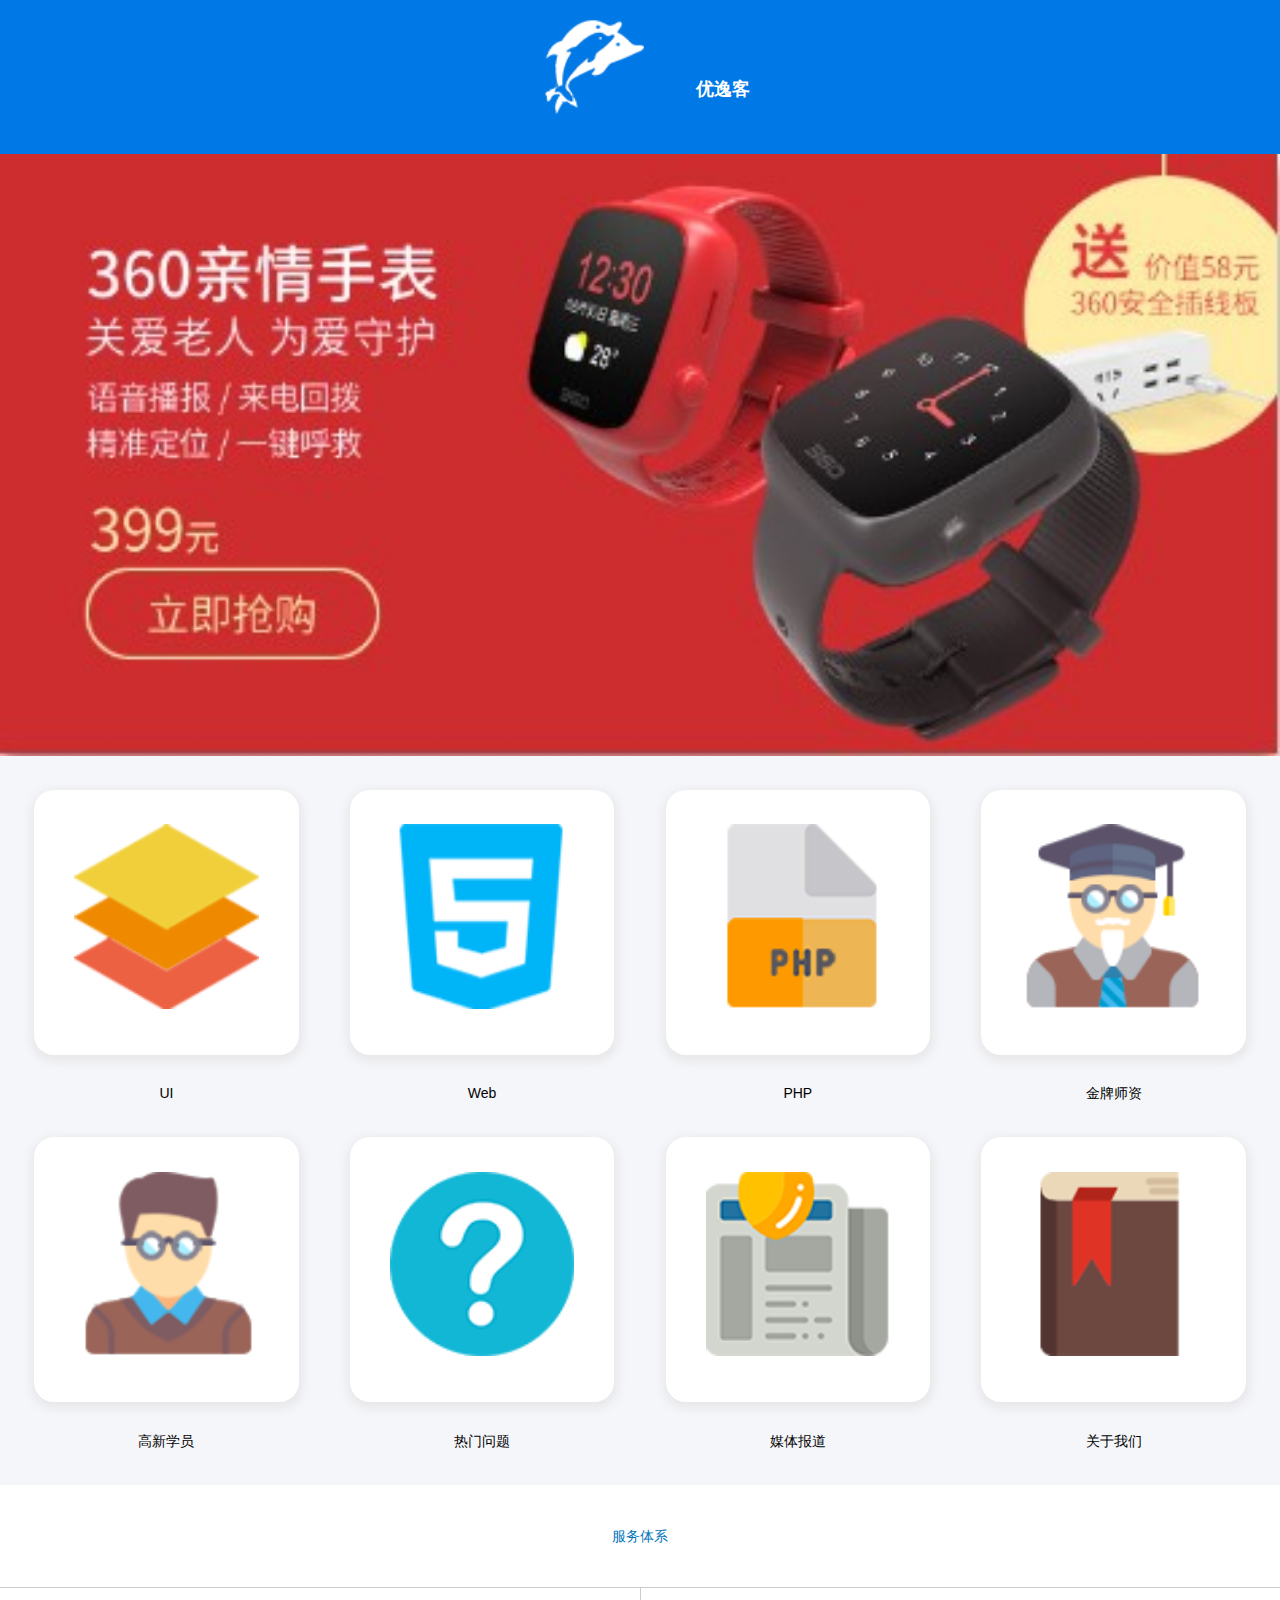
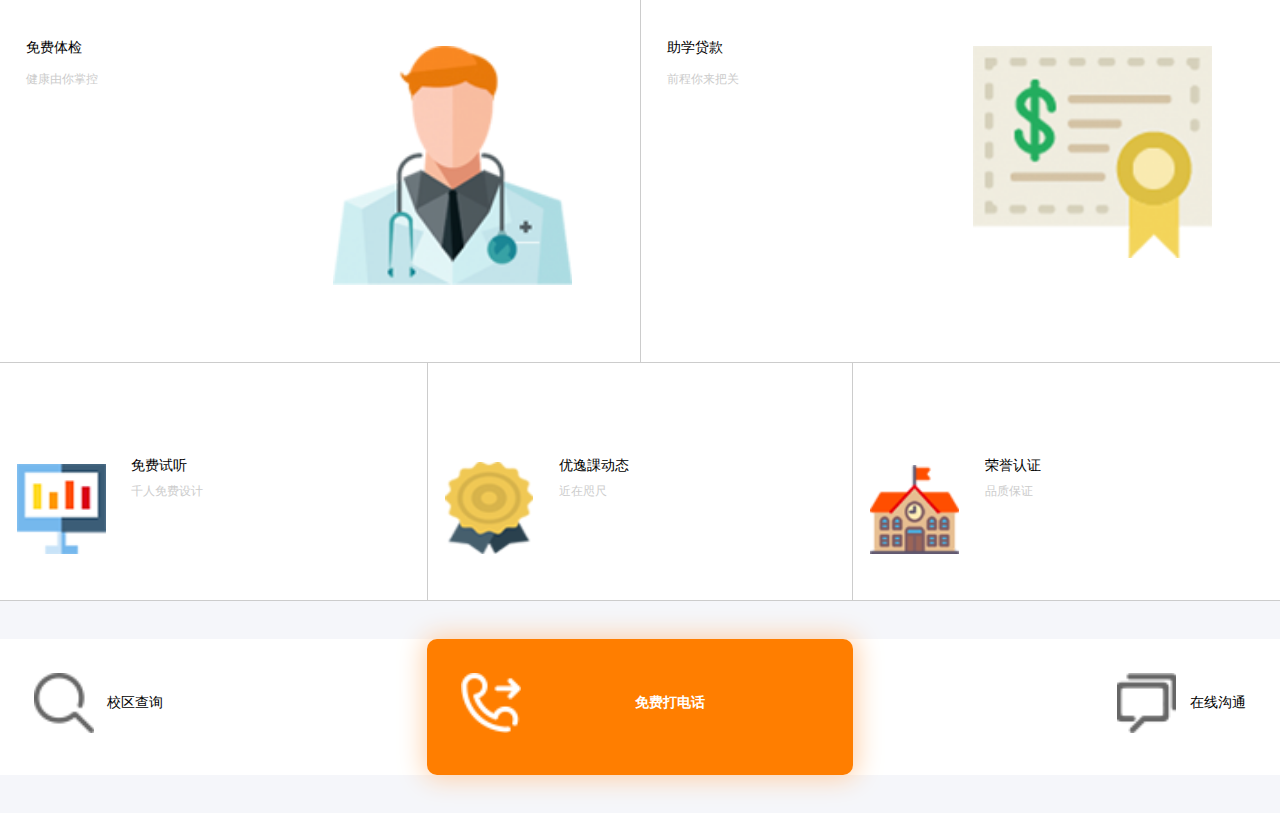
<file: 优逸課/html/index.html>
<!doctype html>
<html lang="en">
<head>
    <meta charset="UTF-8">
    <meta name="renderer" content="webkit">
    <meta name="viewport"
          content="width=device-width, user-scalable=no, initial-scale=1.0, maximum-scale=1.0, minimum-scale=1.0">
    <meta http-equiv="X-UA-Compatible" content="ie=edge">
    <title>首页t</title>
    <link rel="stylesheet" href="../css/swiper.min.css">
    <link rel="stylesheet" href="../css/index.css">
</head>
<body>
<!--头部-->
<header class="header">
        <h4 class="logobox">
            <img src="../images/logo.png" alt="">
            <span>优逸客</span>
        </h4>
    </header>
<!--banner-->
<div class="banner">
    <div class="bannerbox">
        <div class="swiper-wrapper">
            <div class="swiper-slide">
                <a href="">
                    <img src="../images/b1.jpg" alt="">
                </a>
            </div>
            <div class="swiper-slide">
                <a href="">
                    <img src="../images/b3.jpg" alt="" >
                </a>
            </div>
            <div class="swiper-slide">
                <a href="">
                    <img src="../images/b4.jpg" alt="">
                </a>
            </div>
            <div class="swiper-slide">
                <a href="">
                    <img src="../images/b5.jpg" alt="">
                </a>
            </div>

        </div>
    </div>
</div>
<!--分类-->
<div class="fenbox">
    <figure>
        <a href="" class="baoimg">
            <img src="../images/1.png" alt="" >
        </a>
        <figcaption>
            <p>UI</p>
        </figcaption>
    </figure>
    <figure>
        <a href="" class="baoimg">
            <img src="../images/bg_03.png" alt="" width="100%">
        </a>
        <figcaption>
            <p>Web</p>
        </figcaption>
    </figure>
    <figure>
        <a href="" class="baoimg">
            <img src="../images/bg_06.png" alt="" width="100%">
        </a>
        <figcaption>
            <p>PHP</p>
        </figcaption>
    </figure>
    <figure>
        <a href="" class="baoimg">
            <img src="../images/bg_08.png" alt="" width="100%">
        </a>
        <figcaption>
            <p>金牌师资</p>
        </figcaption>
    </figure>
    <figure>
        <a href="" class="baoimg">
            <img src="../images/bg_14.png" alt="" width="100%">
        </a>
        <figcaption>
            <p>高新学员</p>
        </figcaption>
    </figure>
    <figure>
        <a href="" class="baoimg">
            <img src="../images/bg_16.png" alt="" width="100%">
        </a>
        <figcaption>
            <p>热门问题</p>
        </figcaption>
    </figure>
    <figure>
        <a href="" class="baoimg">
            <img src="../images/bg_18.png" alt="" width="100%">
        </a>
        <figcaption>
            <p>媒体报道</p>
        </figcaption>
    </figure>
    <figure>
        <a href="" class="baoimg">
            <img src="../images/bg_20.png" alt="" width="100%">
        </a>
        <figcaption>
            <p>关于我们</p>
        </figcaption>
    </figure>
</div>
<!--服务体系-->
<div class="fuwubox">
    <div class="futop">
        服务体系
    </div>
    <div class="zhong">
        <div class="bgleft">
            <a href="" class="textbox">
                <p class="textone">免费体检</p>
                <p class="texttwo">健康由你掌控</p>
            </a>
            <a href="" class="textimg">
                <img src="../images/yis.png" alt="">
            </a>
        </div>
        <div class="bgleft">
            <a href="" class="textbox">
                <p class="textone">助学贷款</p>
                <p class="texttwo">前程你来把关</p>
            </a>
            <a href="" class="textimg">
                <img src="../images/Cap.png" alt="">
            </a>
        </div>
    </div>
    <div class="fubottom">
        <div class="botbox">
            <!--<div class="bgbgbox">-->
            <a class="botimg">
                <img src="../images/Layer 5.png" alt="">
            </a>
            <a href="" class="bottext">
                <p class="botp1">免费试听</p>
                <p class="botp2">千人免费设计</p>
            </a>
            <!--</div>-->
        </div>
        <div class="botbox">
            <a class="botimg">
                <img src="../images/Layer 4.png" alt="">
            </a>
            <a href="" class="bottext">
                <p class="botp1">优逸課动态</p>
                <p class="botp2">近在咫尺</p>
            </a>
        </div>
        <div  class="botbox">
            <a class="botimg">
                <img src="../images/Layer 6.png" alt="">
            </a>
            <a href="" class="bottext">
                <p class="botp1">荣誉认证</p>
                <p class="botp2">品质保证</p>
            </a>
        </div>
    </div>
</div>
<!--底部-->
<footer>
    <div class="footer">
        <div class="footbox">
            <a href="" class="foonessa"></a>
            <p class="gout">校区查询</p>
        </div>
        <a class="footbox twoo">
            <p class="twoss"></p>
            <p class="twoost">免费打电话</p>
        </a>
        <div class="footbox sans">
            <p class="sanps">在线沟通</p>
            <a class="sansone" href=""></a>
        </div>
    </div>
</footer>
</body>
</html>
<script src="../js/jquery.js"></script>
<script src="../js/swiper.min.js"></script>
<script src="../js/resize.js"></script>
<script src="../js/index.js"></script>
</file>
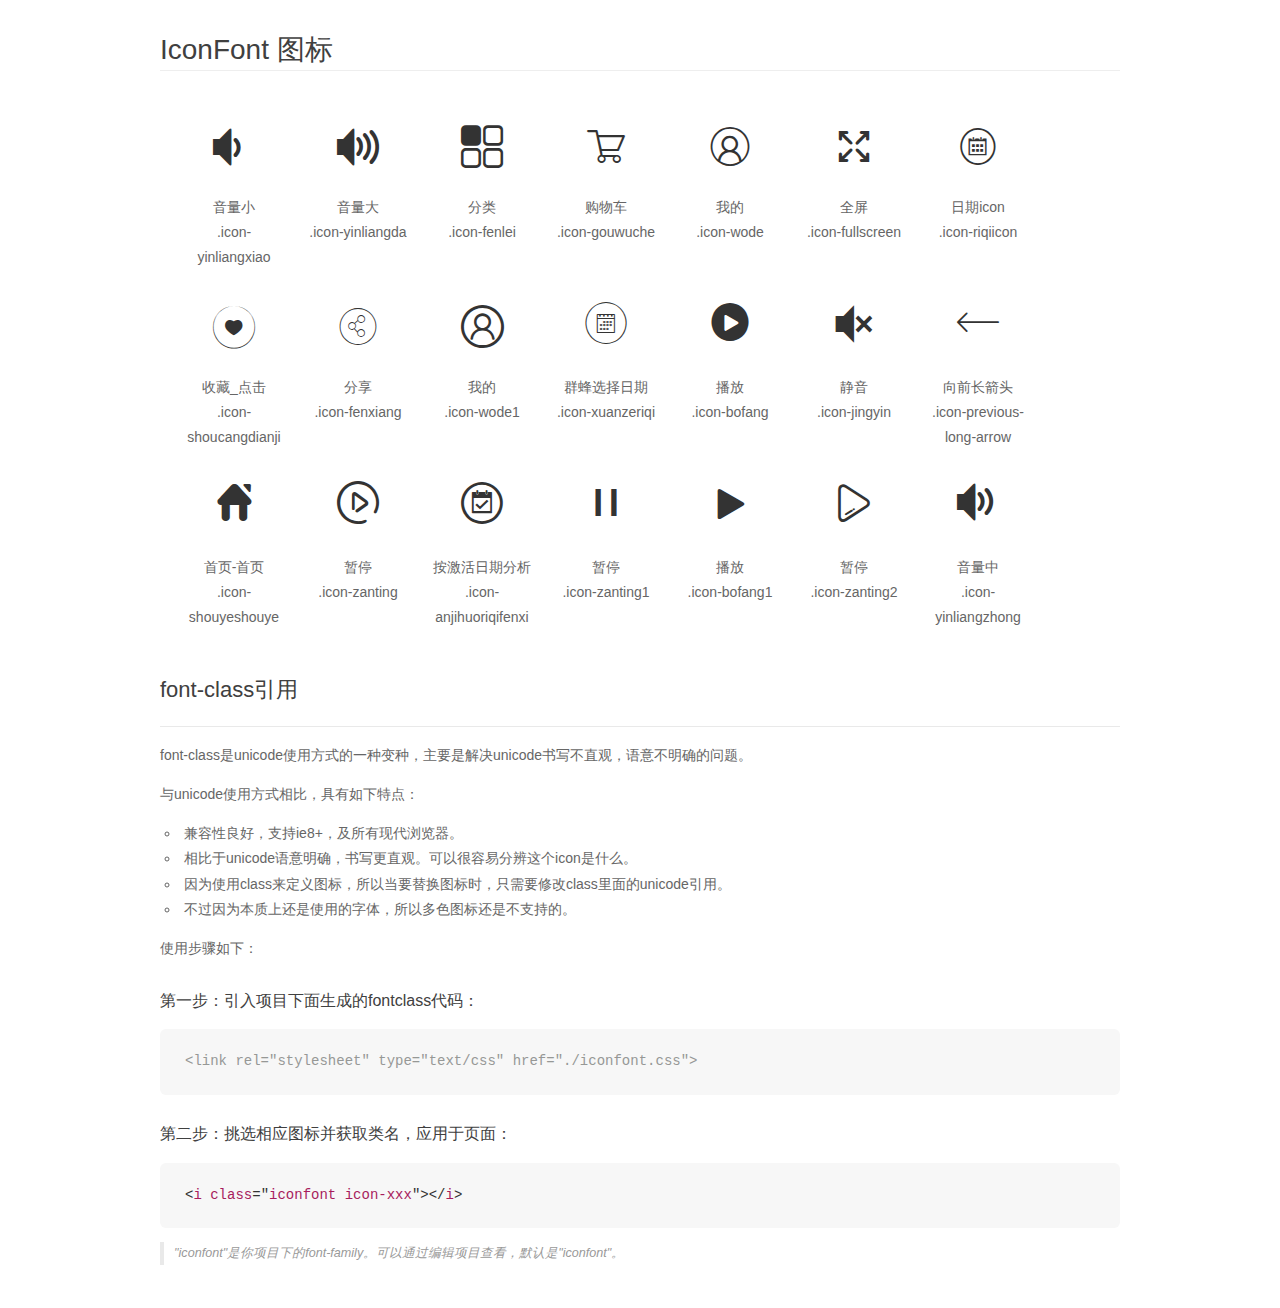
<file: 优逸課/font_f5yi0zrh6cb1q0k9/demo_fontclass.html>
<!DOCTYPE html>
<html>
<head>
    <meta charset="utf-8"/>
    <title>IconFont</title>
    <link rel="stylesheet" href="demo.css">
    <link rel="stylesheet" href="iconfont.css">
</head>
<body>
    <div class="main markdown">
        <h1>IconFont 图标</h1>
        <ul class="icon_lists clear">
            
                <li>
                <i class="icon iconfont icon-yinliangxiao"></i>
                    <div class="name">音量小</div>
                    <div class="fontclass">.icon-yinliangxiao</div>
                </li>
            
                <li>
                <i class="icon iconfont icon-yinliangda"></i>
                    <div class="name">音量大</div>
                    <div class="fontclass">.icon-yinliangda</div>
                </li>
            
                <li>
                <i class="icon iconfont icon-fenlei"></i>
                    <div class="name">分类</div>
                    <div class="fontclass">.icon-fenlei</div>
                </li>
            
                <li>
                <i class="icon iconfont icon-gouwuche"></i>
                    <div class="name">购物车</div>
                    <div class="fontclass">.icon-gouwuche</div>
                </li>
            
                <li>
                <i class="icon iconfont icon-wode"></i>
                    <div class="name">我的</div>
                    <div class="fontclass">.icon-wode</div>
                </li>
            
                <li>
                <i class="icon iconfont icon-fullscreen"></i>
                    <div class="name">全屏</div>
                    <div class="fontclass">.icon-fullscreen</div>
                </li>
            
                <li>
                <i class="icon iconfont icon-riqiicon"></i>
                    <div class="name">日期icon</div>
                    <div class="fontclass">.icon-riqiicon</div>
                </li>
            
                <li>
                <i class="icon iconfont icon-shoucangdianji"></i>
                    <div class="name">收藏_点击</div>
                    <div class="fontclass">.icon-shoucangdianji</div>
                </li>
            
                <li>
                <i class="icon iconfont icon-fenxiang"></i>
                    <div class="name">分享</div>
                    <div class="fontclass">.icon-fenxiang</div>
                </li>
            
                <li>
                <i class="icon iconfont icon-wode1"></i>
                    <div class="name">我的</div>
                    <div class="fontclass">.icon-wode1</div>
                </li>
            
                <li>
                <i class="icon iconfont icon-xuanzeriqi"></i>
                    <div class="name">群蜂选择日期</div>
                    <div class="fontclass">.icon-xuanzeriqi</div>
                </li>
            
                <li>
                <i class="icon iconfont icon-bofang"></i>
                    <div class="name">播放</div>
                    <div class="fontclass">.icon-bofang</div>
                </li>
            
                <li>
                <i class="icon iconfont icon-jingyin"></i>
                    <div class="name">静音</div>
                    <div class="fontclass">.icon-jingyin</div>
                </li>
            
                <li>
                <i class="icon iconfont icon-previous-long-arrow"></i>
                    <div class="name">向前长箭头</div>
                    <div class="fontclass">.icon-previous-long-arrow</div>
                </li>
            
                <li>
                <i class="icon iconfont icon-shouyeshouye"></i>
                    <div class="name">首页-首页</div>
                    <div class="fontclass">.icon-shouyeshouye</div>
                </li>
            
                <li>
                <i class="icon iconfont icon-zanting"></i>
                    <div class="name">暂停</div>
                    <div class="fontclass">.icon-zanting</div>
                </li>
            
                <li>
                <i class="icon iconfont icon-anjihuoriqifenxi"></i>
                    <div class="name">按激活日期分析</div>
                    <div class="fontclass">.icon-anjihuoriqifenxi</div>
                </li>
            
                <li>
                <i class="icon iconfont icon-zanting1"></i>
                    <div class="name">暂停</div>
                    <div class="fontclass">.icon-zanting1</div>
                </li>
            
                <li>
                <i class="icon iconfont icon-bofang1"></i>
                    <div class="name">播放</div>
                    <div class="fontclass">.icon-bofang1</div>
                </li>
            
                <li>
                <i class="icon iconfont icon-zanting2"></i>
                    <div class="name">暂停</div>
                    <div class="fontclass">.icon-zanting2</div>
                </li>
            
                <li>
                <i class="icon iconfont icon-yinliangzhong"></i>
                    <div class="name">音量中</div>
                    <div class="fontclass">.icon-yinliangzhong</div>
                </li>
            
        </ul>

        <h2 id="font-class-">font-class引用</h2>
        <hr>

        <p>font-class是unicode使用方式的一种变种，主要是解决unicode书写不直观，语意不明确的问题。</p>
        <p>与unicode使用方式相比，具有如下特点：</p>
        <ul>
        <li>兼容性良好，支持ie8+，及所有现代浏览器。</li>
        <li>相比于unicode语意明确，书写更直观。可以很容易分辨这个icon是什么。</li>
        <li>因为使用class来定义图标，所以当要替换图标时，只需要修改class里面的unicode引用。</li>
        <li>不过因为本质上还是使用的字体，所以多色图标还是不支持的。</li>
        </ul>
        <p>使用步骤如下：</p>
        <h3 id="-fontclass-">第一步：引入项目下面生成的fontclass代码：</h3>


        <pre><code class="lang-js hljs javascript"><span class="hljs-comment">&lt;link rel="stylesheet" type="text/css" href="./iconfont.css"&gt;</span></code></pre>
        <h3 id="-">第二步：挑选相应图标并获取类名，应用于页面：</h3>
        <pre><code class="lang-css hljs">&lt;<span class="hljs-selector-tag">i</span> <span class="hljs-selector-tag">class</span>="<span class="hljs-selector-tag">iconfont</span> <span class="hljs-selector-tag">icon-xxx</span>"&gt;&lt;/<span class="hljs-selector-tag">i</span>&gt;</code></pre>
        <blockquote>
        <p>"iconfont"是你项目下的font-family。可以通过编辑项目查看，默认是"iconfont"。</p>
        </blockquote>
    </div>
</body>
</html>
</file>
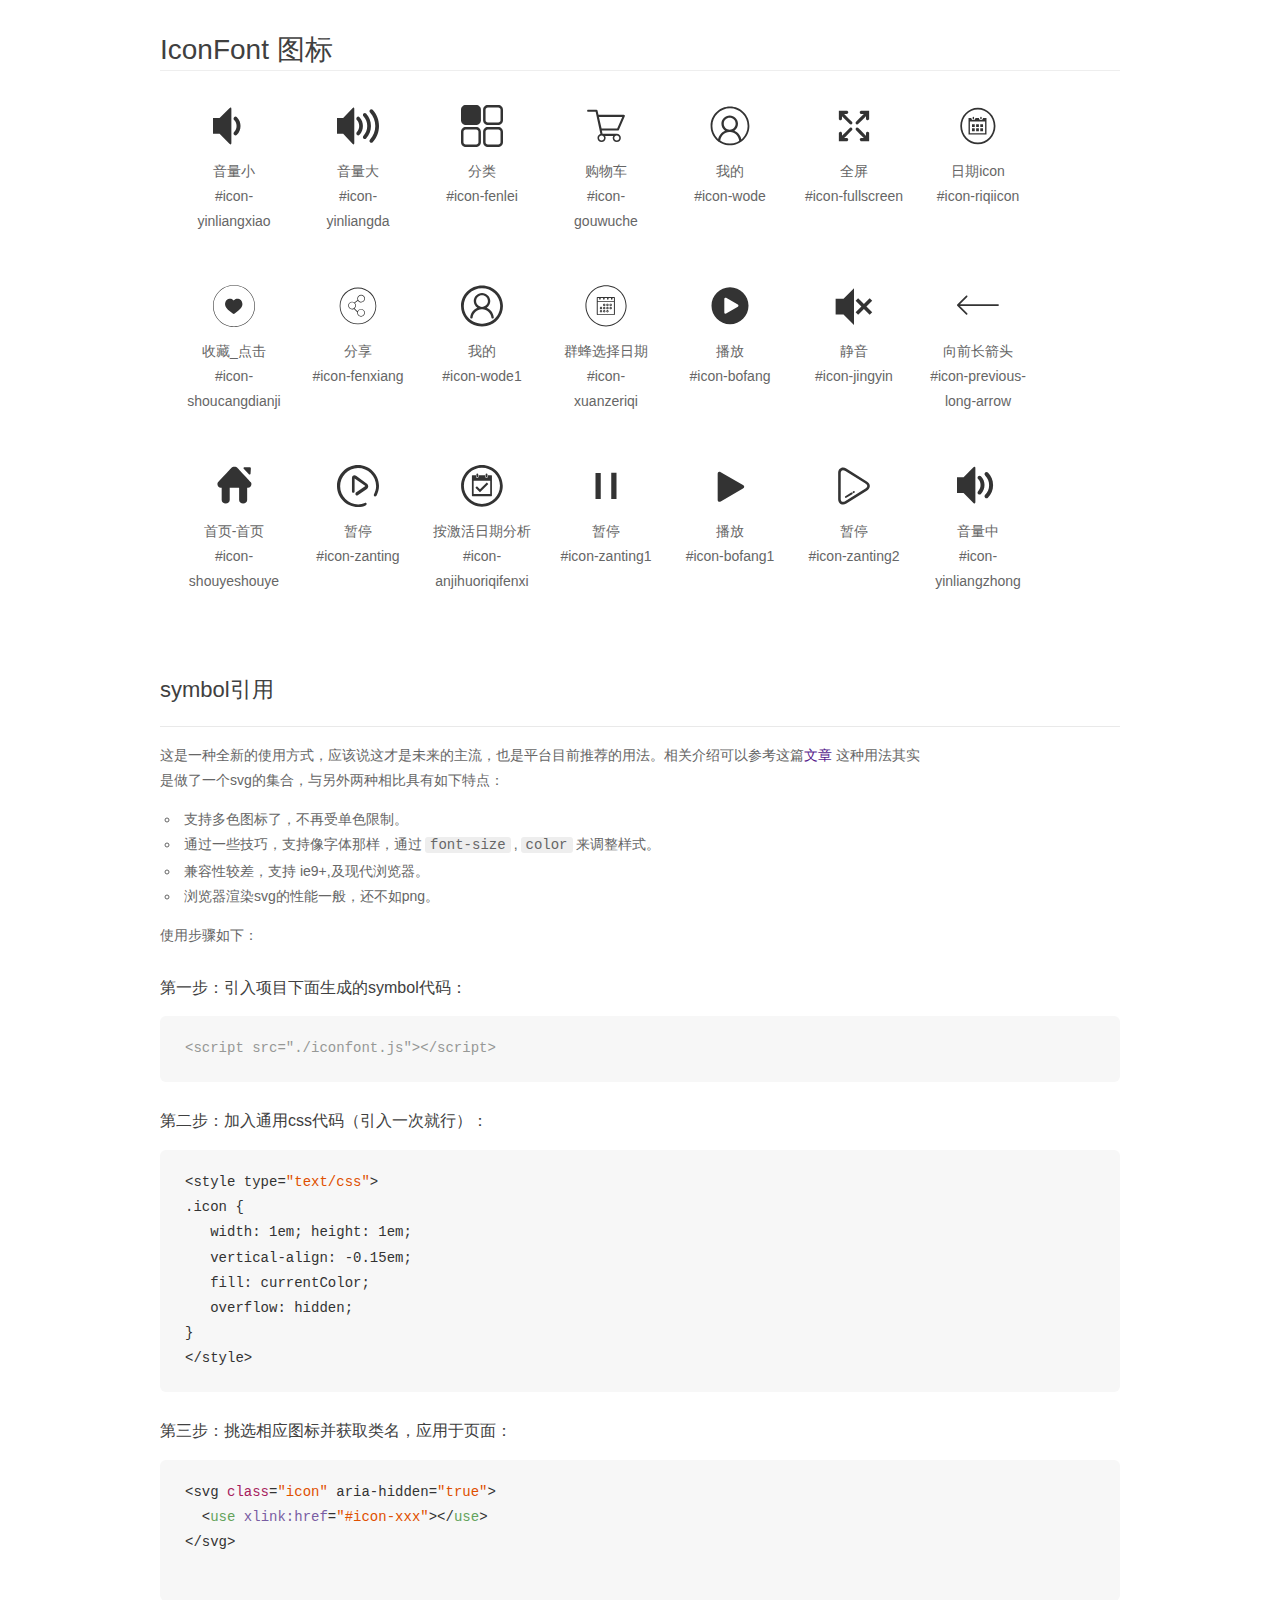
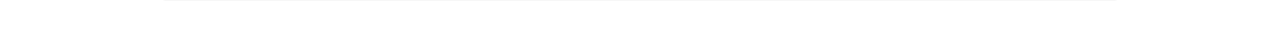
<file: 优逸課/font_f5yi0zrh6cb1q0k9/demo_symbol.html>
<!DOCTYPE html>
<html>
<head>
    <meta charset="utf-8"/>
    <title>IconFont</title>
    <link rel="stylesheet" href="demo.css">
    <script src="iconfont.js"></script>

    <style type="text/css">
        .icon {
          /* 通过设置 font-size 来改变图标大小 */
          width: 1em; height: 1em;
          /* 图标和文字相邻时，垂直对齐 */
          vertical-align: -0.15em;
          /* 通过设置 color 来改变 SVG 的颜色/fill */
          fill: currentColor;
          /* path 和 stroke 溢出 viewBox 部分在 IE 下会显示
             normalize.css 中也包含这行 */
          overflow: hidden;
        }

    </style>
</head>
<body>
    <div class="main markdown">
        <h1>IconFont 图标</h1>
        <ul class="icon_lists clear">
            
                <li>
                    <svg class="icon" aria-hidden="true">
                        <use xlink:href="#icon-yinliangxiao"></use>
                    </svg>
                    <div class="name">音量小</div>
                    <div class="fontclass">#icon-yinliangxiao</div>
                </li>
            
                <li>
                    <svg class="icon" aria-hidden="true">
                        <use xlink:href="#icon-yinliangda"></use>
                    </svg>
                    <div class="name">音量大</div>
                    <div class="fontclass">#icon-yinliangda</div>
                </li>
            
                <li>
                    <svg class="icon" aria-hidden="true">
                        <use xlink:href="#icon-fenlei"></use>
                    </svg>
                    <div class="name">分类</div>
                    <div class="fontclass">#icon-fenlei</div>
                </li>
            
                <li>
                    <svg class="icon" aria-hidden="true">
                        <use xlink:href="#icon-gouwuche"></use>
                    </svg>
                    <div class="name">购物车</div>
                    <div class="fontclass">#icon-gouwuche</div>
                </li>
            
                <li>
                    <svg class="icon" aria-hidden="true">
                        <use xlink:href="#icon-wode"></use>
                    </svg>
                    <div class="name">我的</div>
                    <div class="fontclass">#icon-wode</div>
                </li>
            
                <li>
                    <svg class="icon" aria-hidden="true">
                        <use xlink:href="#icon-fullscreen"></use>
                    </svg>
                    <div class="name">全屏</div>
                    <div class="fontclass">#icon-fullscreen</div>
                </li>
            
                <li>
                    <svg class="icon" aria-hidden="true">
                        <use xlink:href="#icon-riqiicon"></use>
                    </svg>
                    <div class="name">日期icon</div>
                    <div class="fontclass">#icon-riqiicon</div>
                </li>
            
                <li>
                    <svg class="icon" aria-hidden="true">
                        <use xlink:href="#icon-shoucangdianji"></use>
                    </svg>
                    <div class="name">收藏_点击</div>
                    <div class="fontclass">#icon-shoucangdianji</div>
                </li>
            
                <li>
                    <svg class="icon" aria-hidden="true">
                        <use xlink:href="#icon-fenxiang"></use>
                    </svg>
                    <div class="name">分享</div>
                    <div class="fontclass">#icon-fenxiang</div>
                </li>
            
                <li>
                    <svg class="icon" aria-hidden="true">
                        <use xlink:href="#icon-wode1"></use>
                    </svg>
                    <div class="name">我的</div>
                    <div class="fontclass">#icon-wode1</div>
                </li>
            
                <li>
                    <svg class="icon" aria-hidden="true">
                        <use xlink:href="#icon-xuanzeriqi"></use>
                    </svg>
                    <div class="name">群蜂选择日期</div>
                    <div class="fontclass">#icon-xuanzeriqi</div>
                </li>
            
                <li>
                    <svg class="icon" aria-hidden="true">
                        <use xlink:href="#icon-bofang"></use>
                    </svg>
                    <div class="name">播放</div>
                    <div class="fontclass">#icon-bofang</div>
                </li>
            
                <li>
                    <svg class="icon" aria-hidden="true">
                        <use xlink:href="#icon-jingyin"></use>
                    </svg>
                    <div class="name">静音</div>
                    <div class="fontclass">#icon-jingyin</div>
                </li>
            
                <li>
                    <svg class="icon" aria-hidden="true">
                        <use xlink:href="#icon-previous-long-arrow"></use>
                    </svg>
                    <div class="name">向前长箭头</div>
                    <div class="fontclass">#icon-previous-long-arrow</div>
                </li>
            
                <li>
                    <svg class="icon" aria-hidden="true">
                        <use xlink:href="#icon-shouyeshouye"></use>
                    </svg>
                    <div class="name">首页-首页</div>
                    <div class="fontclass">#icon-shouyeshouye</div>
                </li>
            
                <li>
                    <svg class="icon" aria-hidden="true">
                        <use xlink:href="#icon-zanting"></use>
                    </svg>
                    <div class="name">暂停</div>
                    <div class="fontclass">#icon-zanting</div>
                </li>
            
                <li>
                    <svg class="icon" aria-hidden="true">
                        <use xlink:href="#icon-anjihuoriqifenxi"></use>
                    </svg>
                    <div class="name">按激活日期分析</div>
                    <div class="fontclass">#icon-anjihuoriqifenxi</div>
                </li>
            
                <li>
                    <svg class="icon" aria-hidden="true">
                        <use xlink:href="#icon-zanting1"></use>
                    </svg>
                    <div class="name">暂停</div>
                    <div class="fontclass">#icon-zanting1</div>
                </li>
            
                <li>
                    <svg class="icon" aria-hidden="true">
                        <use xlink:href="#icon-bofang1"></use>
                    </svg>
                    <div class="name">播放</div>
                    <div class="fontclass">#icon-bofang1</div>
                </li>
            
                <li>
                    <svg class="icon" aria-hidden="true">
                        <use xlink:href="#icon-zanting2"></use>
                    </svg>
                    <div class="name">暂停</div>
                    <div class="fontclass">#icon-zanting2</div>
                </li>
            
                <li>
                    <svg class="icon" aria-hidden="true">
                        <use xlink:href="#icon-yinliangzhong"></use>
                    </svg>
                    <div class="name">音量中</div>
                    <div class="fontclass">#icon-yinliangzhong</div>
                </li>
            
        </ul>


        <h2 id="symbol-">symbol引用</h2>
        <hr>

        <p>这是一种全新的使用方式，应该说这才是未来的主流，也是平台目前推荐的用法。相关介绍可以参考这篇<a href="">文章</a>
        这种用法其实是做了一个svg的集合，与另外两种相比具有如下特点：</p>
        <ul>
          <li>支持多色图标了，不再受单色限制。</li>
          <li>通过一些技巧，支持像字体那样，通过<code>font-size</code>,<code>color</code>来调整样式。</li>
          <li>兼容性较差，支持 ie9+,及现代浏览器。</li>
          <li>浏览器渲染svg的性能一般，还不如png。</li>
        </ul>
        <p>使用步骤如下：</p>
        <h3 id="-symbol-">第一步：引入项目下面生成的symbol代码：</h3>
        <pre><code class="lang-js hljs javascript"><span class="hljs-comment">&lt;script src="./iconfont.js"&gt;&lt;/script&gt;</span></code></pre>
        <h3 id="-css-">第二步：加入通用css代码（引入一次就行）：</h3>
        <pre><code class="lang-js hljs javascript">&lt;style type=<span class="hljs-string">"text/css"</span>&gt;
.icon {
   width: <span class="hljs-number">1</span>em; height: <span class="hljs-number">1</span>em;
   vertical-align: <span class="hljs-number">-0.15</span>em;
   fill: currentColor;
   overflow: hidden;
}
&lt;<span class="hljs-regexp">/style&gt;</span></code></pre>
        <h3 id="-">第三步：挑选相应图标并获取类名，应用于页面：</h3>
        <pre><code class="lang-js hljs javascript">&lt;svg <span class="hljs-class"><span class="hljs-keyword">class</span></span>=<span class="hljs-string">"icon"</span> aria-hidden=<span class="hljs-string">"true"</span>&gt;<span class="xml"><span class="hljs-tag">
  &lt;<span class="hljs-name">use</span> <span class="hljs-attr">xlink:href</span>=<span class="hljs-string">"#icon-xxx"</span>&gt;</span><span class="hljs-tag">&lt;/<span class="hljs-name">use</span>&gt;</span>
</span>&lt;<span class="hljs-regexp">/svg&gt;
        </span></code></pre>
    </div>
</body>
</html>
</file>
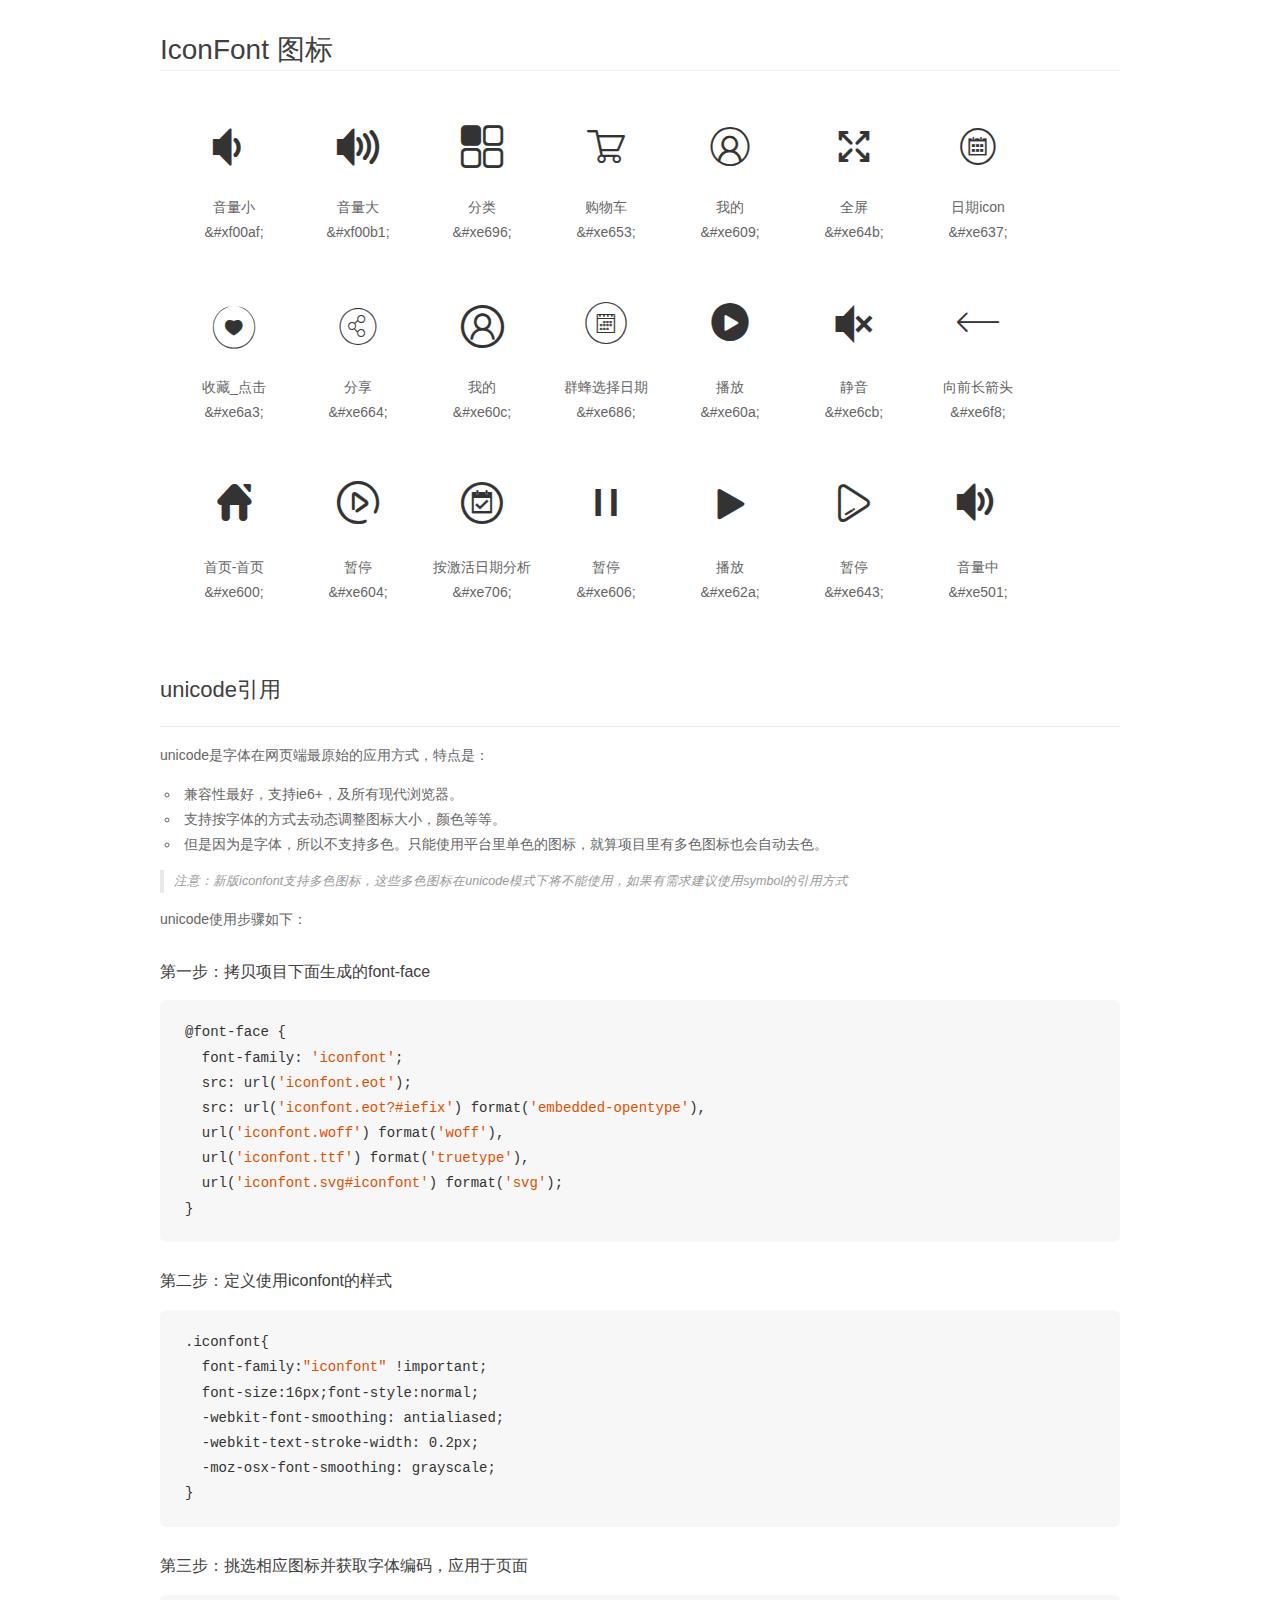
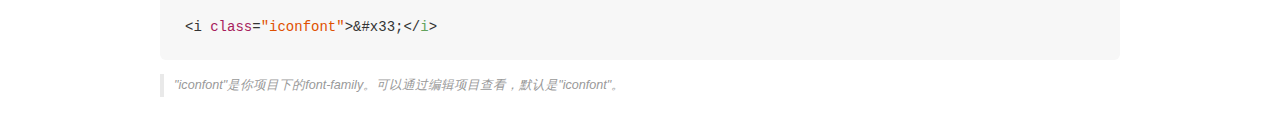
<file: 优逸課/font_f5yi0zrh6cb1q0k9/demo_unicode.html>
<!DOCTYPE html>
<html>
<head>
    <meta charset="utf-8"/>
    <title>IconFont</title>
    <link rel="stylesheet" href="demo.css">

    <style type="text/css">

        @font-face {font-family: "iconfont";
          src: url('iconfont.eot'); /* IE9*/
          src: url('iconfont.eot#iefix') format('embedded-opentype'), /* IE6-IE8 */
          url('iconfont.woff') format('woff'), /* chrome, firefox */
          url('iconfont.ttf') format('truetype'), /* chrome, firefox, opera, Safari, Android, iOS 4.2+*/
          url('iconfont.svg#iconfont') format('svg'); /* iOS 4.1- */
        }

        .iconfont {
          font-family:"iconfont" !important;
          font-size:16px;
          font-style:normal;
          -webkit-font-smoothing: antialiased;
          -webkit-text-stroke-width: 0.2px;
          -moz-osx-font-smoothing: grayscale;
        }

    </style>
</head>
<body>
    <div class="main markdown">
        <h1>IconFont 图标</h1>
        <ul class="icon_lists clear">
            
                <li>
                <i class="icon iconfont">&#xf00af;</i>
                    <div class="name">音量小</div>
                    <div class="code">&amp;#xf00af;</div>
                </li>
            
                <li>
                <i class="icon iconfont">&#xf00b1;</i>
                    <div class="name">音量大</div>
                    <div class="code">&amp;#xf00b1;</div>
                </li>
            
                <li>
                <i class="icon iconfont">&#xe696;</i>
                    <div class="name">分类</div>
                    <div class="code">&amp;#xe696;</div>
                </li>
            
                <li>
                <i class="icon iconfont">&#xe653;</i>
                    <div class="name">购物车</div>
                    <div class="code">&amp;#xe653;</div>
                </li>
            
                <li>
                <i class="icon iconfont">&#xe609;</i>
                    <div class="name">我的</div>
                    <div class="code">&amp;#xe609;</div>
                </li>
            
                <li>
                <i class="icon iconfont">&#xe64b;</i>
                    <div class="name">全屏</div>
                    <div class="code">&amp;#xe64b;</div>
                </li>
            
                <li>
                <i class="icon iconfont">&#xe637;</i>
                    <div class="name">日期icon</div>
                    <div class="code">&amp;#xe637;</div>
                </li>
            
                <li>
                <i class="icon iconfont">&#xe6a3;</i>
                    <div class="name">收藏_点击</div>
                    <div class="code">&amp;#xe6a3;</div>
                </li>
            
                <li>
                <i class="icon iconfont">&#xe664;</i>
                    <div class="name">分享</div>
                    <div class="code">&amp;#xe664;</div>
                </li>
            
                <li>
                <i class="icon iconfont">&#xe60c;</i>
                    <div class="name">我的</div>
                    <div class="code">&amp;#xe60c;</div>
                </li>
            
                <li>
                <i class="icon iconfont">&#xe686;</i>
                    <div class="name">群蜂选择日期</div>
                    <div class="code">&amp;#xe686;</div>
                </li>
            
                <li>
                <i class="icon iconfont">&#xe60a;</i>
                    <div class="name">播放</div>
                    <div class="code">&amp;#xe60a;</div>
                </li>
            
                <li>
                <i class="icon iconfont">&#xe6cb;</i>
                    <div class="name">静音</div>
                    <div class="code">&amp;#xe6cb;</div>
                </li>
            
                <li>
                <i class="icon iconfont">&#xe6f8;</i>
                    <div class="name">向前长箭头</div>
                    <div class="code">&amp;#xe6f8;</div>
                </li>
            
                <li>
                <i class="icon iconfont">&#xe600;</i>
                    <div class="name">首页-首页</div>
                    <div class="code">&amp;#xe600;</div>
                </li>
            
                <li>
                <i class="icon iconfont">&#xe604;</i>
                    <div class="name">暂停</div>
                    <div class="code">&amp;#xe604;</div>
                </li>
            
                <li>
                <i class="icon iconfont">&#xe706;</i>
                    <div class="name">按激活日期分析</div>
                    <div class="code">&amp;#xe706;</div>
                </li>
            
                <li>
                <i class="icon iconfont">&#xe606;</i>
                    <div class="name">暂停</div>
                    <div class="code">&amp;#xe606;</div>
                </li>
            
                <li>
                <i class="icon iconfont">&#xe62a;</i>
                    <div class="name">播放</div>
                    <div class="code">&amp;#xe62a;</div>
                </li>
            
                <li>
                <i class="icon iconfont">&#xe643;</i>
                    <div class="name">暂停</div>
                    <div class="code">&amp;#xe643;</div>
                </li>
            
                <li>
                <i class="icon iconfont">&#xe501;</i>
                    <div class="name">音量中</div>
                    <div class="code">&amp;#xe501;</div>
                </li>
            
        </ul>
        <h2 id="unicode-">unicode引用</h2>
        <hr>

        <p>unicode是字体在网页端最原始的应用方式，特点是：</p>
        <ul>
        <li>兼容性最好，支持ie6+，及所有现代浏览器。</li>
        <li>支持按字体的方式去动态调整图标大小，颜色等等。</li>
        <li>但是因为是字体，所以不支持多色。只能使用平台里单色的图标，就算项目里有多色图标也会自动去色。</li>
        </ul>
        <blockquote>
        <p>注意：新版iconfont支持多色图标，这些多色图标在unicode模式下将不能使用，如果有需求建议使用symbol的引用方式</p>
        </blockquote>
        <p>unicode使用步骤如下：</p>
        <h3 id="-font-face">第一步：拷贝项目下面生成的font-face</h3>
        <pre><code class="lang-js hljs javascript">@font-face {
  font-family: <span class="hljs-string">'iconfont'</span>;
  src: url(<span class="hljs-string">'iconfont.eot'</span>);
  src: url(<span class="hljs-string">'iconfont.eot?#iefix'</span>) format(<span class="hljs-string">'embedded-opentype'</span>),
  url(<span class="hljs-string">'iconfont.woff'</span>) format(<span class="hljs-string">'woff'</span>),
  url(<span class="hljs-string">'iconfont.ttf'</span>) format(<span class="hljs-string">'truetype'</span>),
  url(<span class="hljs-string">'iconfont.svg#iconfont'</span>) format(<span class="hljs-string">'svg'</span>);
}
</code></pre>
        <h3 id="-iconfont-">第二步：定义使用iconfont的样式</h3>
        <pre><code class="lang-js hljs javascript">.iconfont{
  font-family:<span class="hljs-string">"iconfont"</span> !important;
  font-size:<span class="hljs-number">16</span>px;font-style:normal;
  -webkit-font-smoothing: antialiased;
  -webkit-text-stroke-width: <span class="hljs-number">0.2</span>px;
  -moz-osx-font-smoothing: grayscale;
}
</code></pre>
        <h3 id="-">第三步：挑选相应图标并获取字体编码，应用于页面</h3>
        <pre><code class="lang-js hljs javascript">&lt;i <span class="hljs-class"><span class="hljs-keyword">class</span></span>=<span class="hljs-string">"iconfont"</span>&gt;&amp;#x33;<span class="xml"><span class="hljs-tag">&lt;/<span class="hljs-name">i</span>&gt;</span></span></code></pre>

        <blockquote>
        <p>"iconfont"是你项目下的font-family。可以通过编辑项目查看，默认是"iconfont"。</p>
        </blockquote>
    </div>


</body>
</html>
</file>
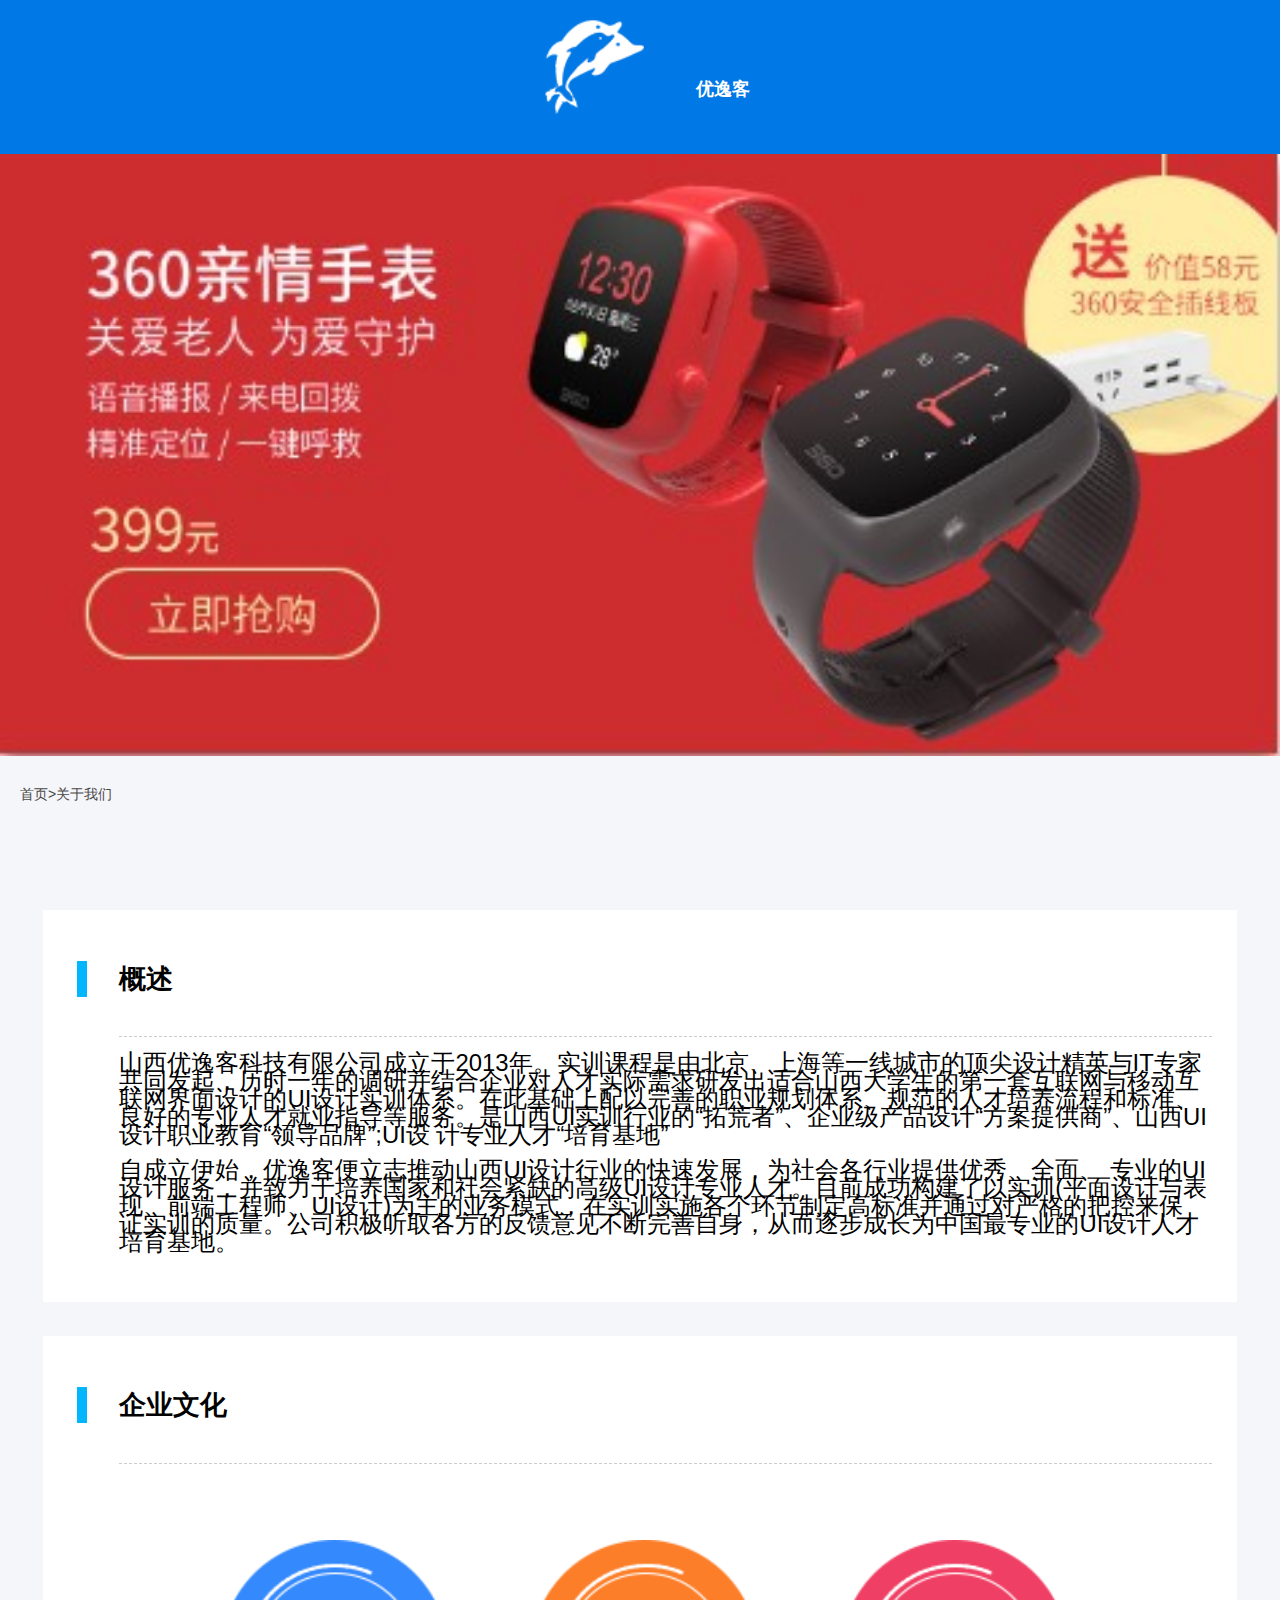
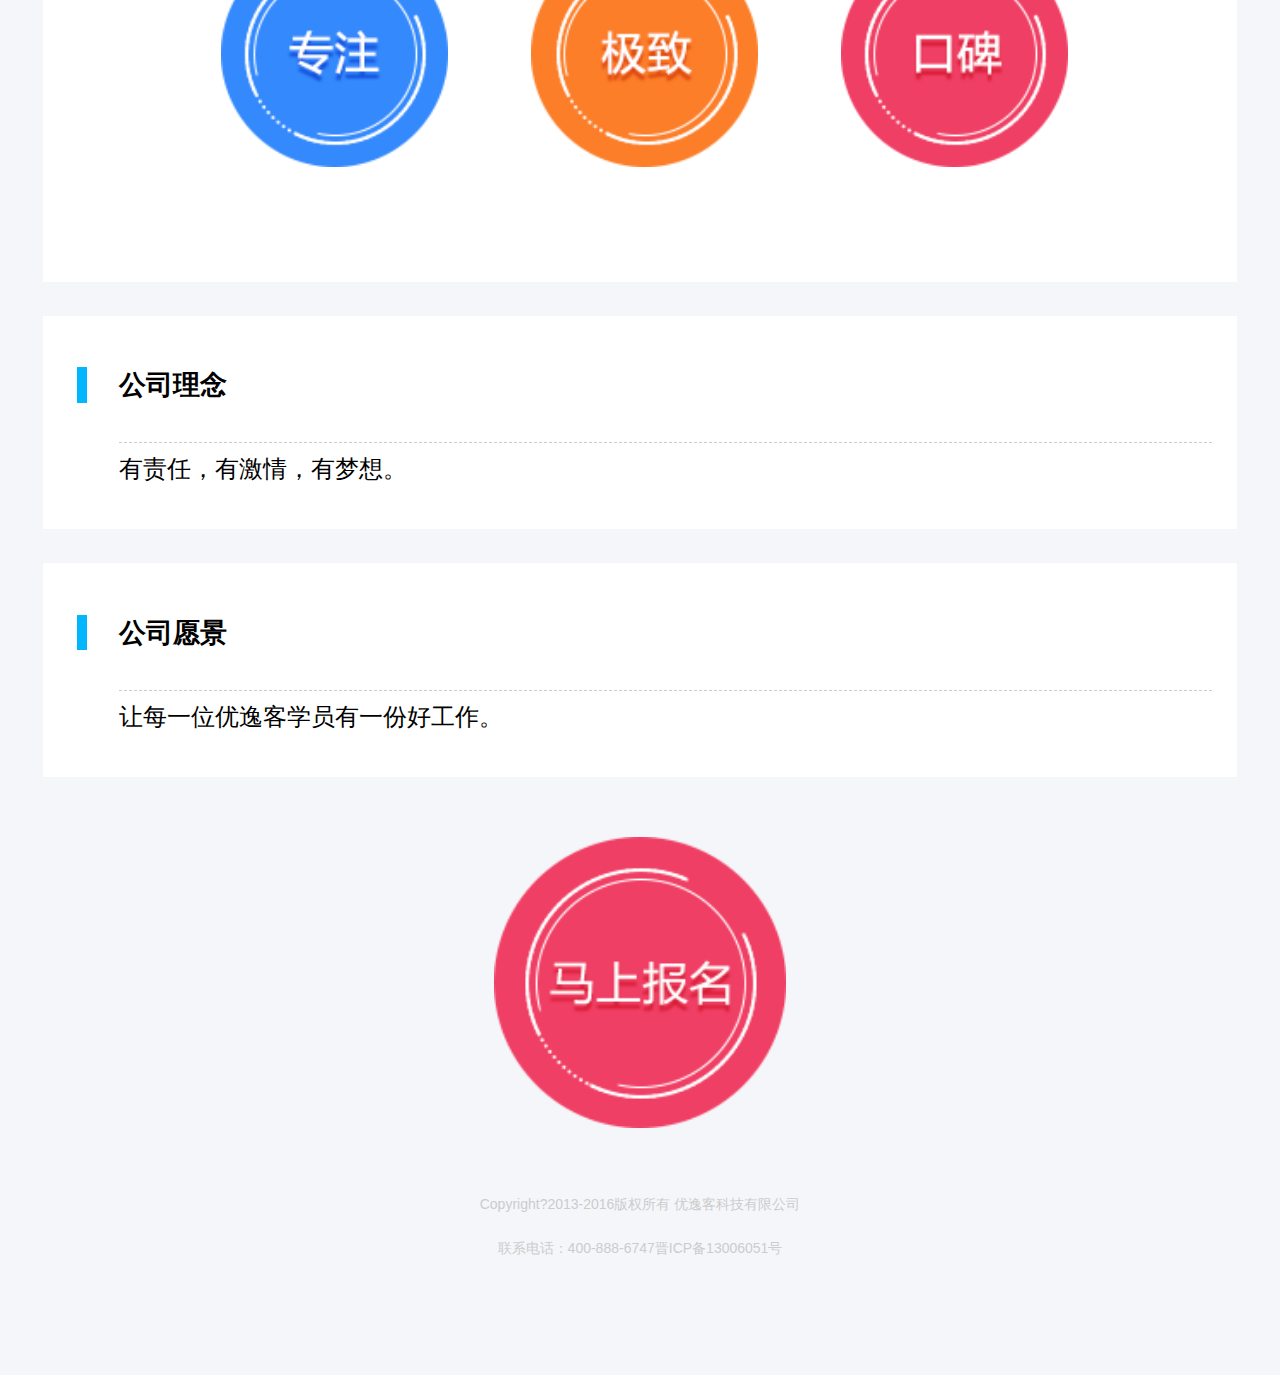
<file: 优逸課/html/about.html>
<!doctype html>
<html lang="en">
<head>
    <meta charset="UTF-8">
    <meta name="renderer" content="webkit">
    <meta name="viewport"
          content="width=device-width, user-scalable=no, initial-scale=1.0, maximum-scale=1.0, minimum-scale=1.0">
    <meta http-equiv="X-UA-Compatible" content="ie=edge">
    <title>关于我们</title>
    <link rel="stylesheet" href="../css/swiper.min.css">
    <link rel="stylesheet" href="../css/index.css">
</head>
<body>
<!--头部-->
<header class="header">
    <h4 class="logobox">
        <img src="../images/logo.png" alt="">
        <span>优逸客</span>
    </h4>
</header>
<!--banner-->
<div class="banner">
    <div class="bannerbox">
        <div class="swiper-wrapper">
            <div class="swiper-slide">
                <a href="">
                    <img src="../images/b1.jpg" alt="">
                </a>
            </div>
            <div class="swiper-slide">
                <a href="">
                    <img src="../images/b3.jpg" alt="" >
                </a>
            </div>
            <div class="swiper-slide">
                <a href="">
                    <img src="../images/b4.jpg" alt="">
                </a>
            </div>
            <div class="swiper-slide">
                <a href="">
                    <img src="../images/b5.jpg" alt="">
                </a>
            </div>

        </div>
    </div>
</div>
<!--面包线-->
<div class="GXmian">
    <p class="GXmp">首页></p>
    <p class="GXmp">关于我们</p>
</div>
<!--概述-->
<div class="gsbox">
    <div class="gsbgbox">
    <div class="gsBT">
        <div class="lan"></div>
        <p class="gsbttext">概述</p>
    </div>
    <div class="gsznei">
        <p>山西优逸客科技有限公司成立于2013年。实训课程是由北京、上海等一线城市的顶尖设计精英与IT专家共同发起，历时一年的调研并结合企业对人才实际需求研发出适合山西大学生的第一套互联网与移动互联网界面设计的UI设计实训体系。在此基础上配以完善的职业规划体系、规范的人才培养流程和标准、良好的专业人才就业指导等服务。是山西UI实训行业的“拓荒者”、企业级产品设计“方案提供商”、山西UI设计职业教育“领导品牌”;UI设 计专业人才“培育基地”</p>
        <span></span>
        <p>自成立伊始，优逸客便立志推动山西UI设计行业的快速发展，为社会各行业提供优秀、全面、 专业的UI设计服务，并致力于培养国家和社会紧缺的高级UI设计专业人才。目前成功构建了以实训(平面设计与表现、前端工程师、UI设计)为主的业务模式，在实训实施各个环节制定高标准并通过对严格的把控来保 证实训的质量。公司积极听取各方的反馈意见不断完善自身，从而逐步成长为中国最专业的UI设计人才培育基地。</p>
    </div>
    </div>
</div>
<!--文化-->
<div class="gsbox">
    <div class="gsbgbox">
        <div class="gsBT">
            <div class="lan"></div>
            <p class="gsbttext">企业文化</p>
        </div>
        <div class="gsznei">
           <div class="gswhbox">
               <div class="whimg">
                   <a href="">
                       <img src="../images/专注.png" alt="">
                   </a>
               </div>
               <div class="whimg">
                   <a href="">
                       <img src="../images/极致.png" alt="">
                   </a>
               </div>
               <div class="whimg">
                   <a href="">
                       <img src="../images/口碑.png" alt="">
                   </a>
               </div>
           </div>
        </div>
    </div>
</div>
<!--理念-->
<div class="gsbox">
    <div class="gsbgbox">
        <div class="gsBT">
            <div class="lan"></div>
            <p class="gsbttext">公司理念</p>
        </div>
        <div class="gsznei">
           <p>有责任，有激情，有梦想。</p>
        </div>
    </div>
</div>
<!--公司愿景-->
<div class="gsbox">
    <div class="gsbgbox">
        <div class="gsBT">
            <div class="lan"></div>
            <p class="gsbttext">公司愿景</p>
        </div>
        <div class="gsznei">
            <p>让每一位优逸客学员有一份好工作。</p>
        </div>
    </div>
</div>
<!--马上报名-->
<a href="" class="baoming">
    <img src="../images/马上报名.png" alt="">
</a>
<!--底部-->
<div class="yejiao">
    <p>Copyright?2013-2016版权所有 优逸客科技有限公司</p>
    <p>联系电话：400-888-6747晋ICP备13006051号</p>
</div>
</body>
</html>
<script src="../js/jquery.js"></script>
<script src="../js/swiper.min.js"></script>
<script src="../js/resize.js"></script>
<script src="../js/index.js"></script>
</file>
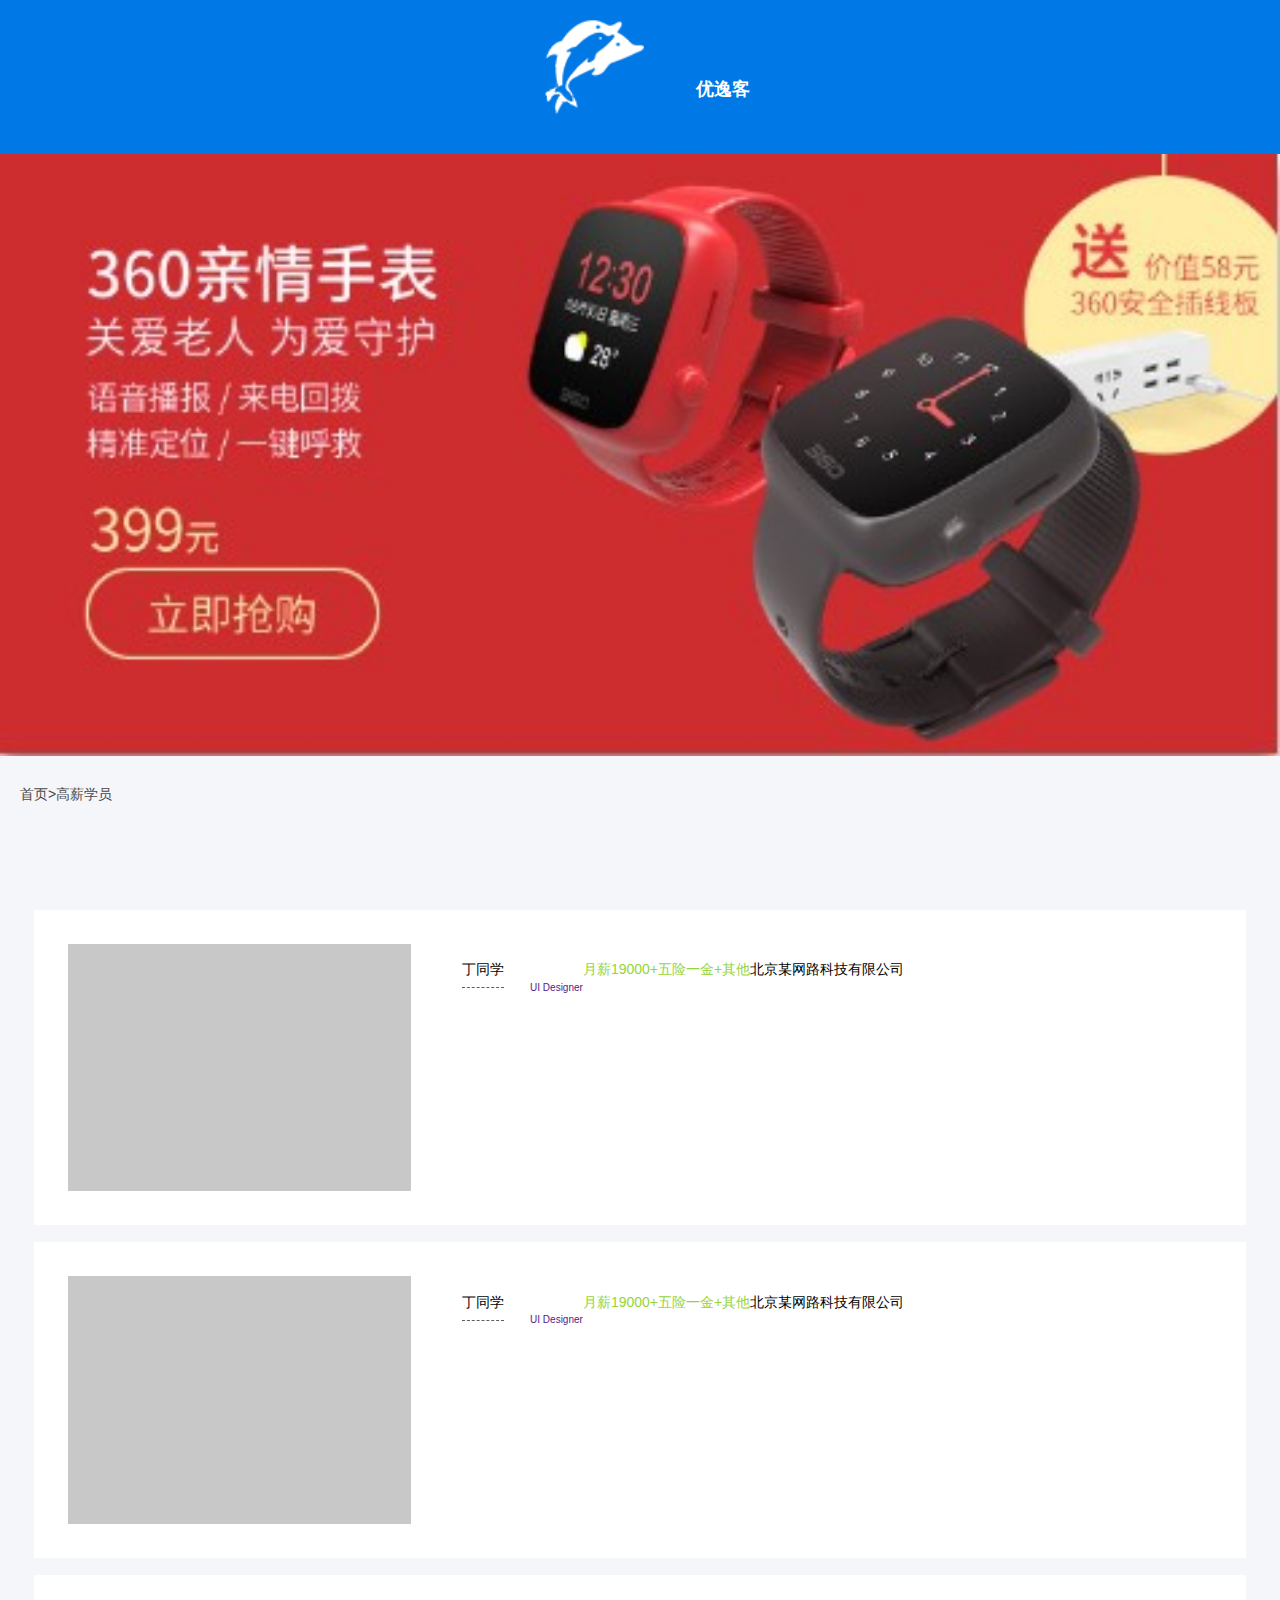
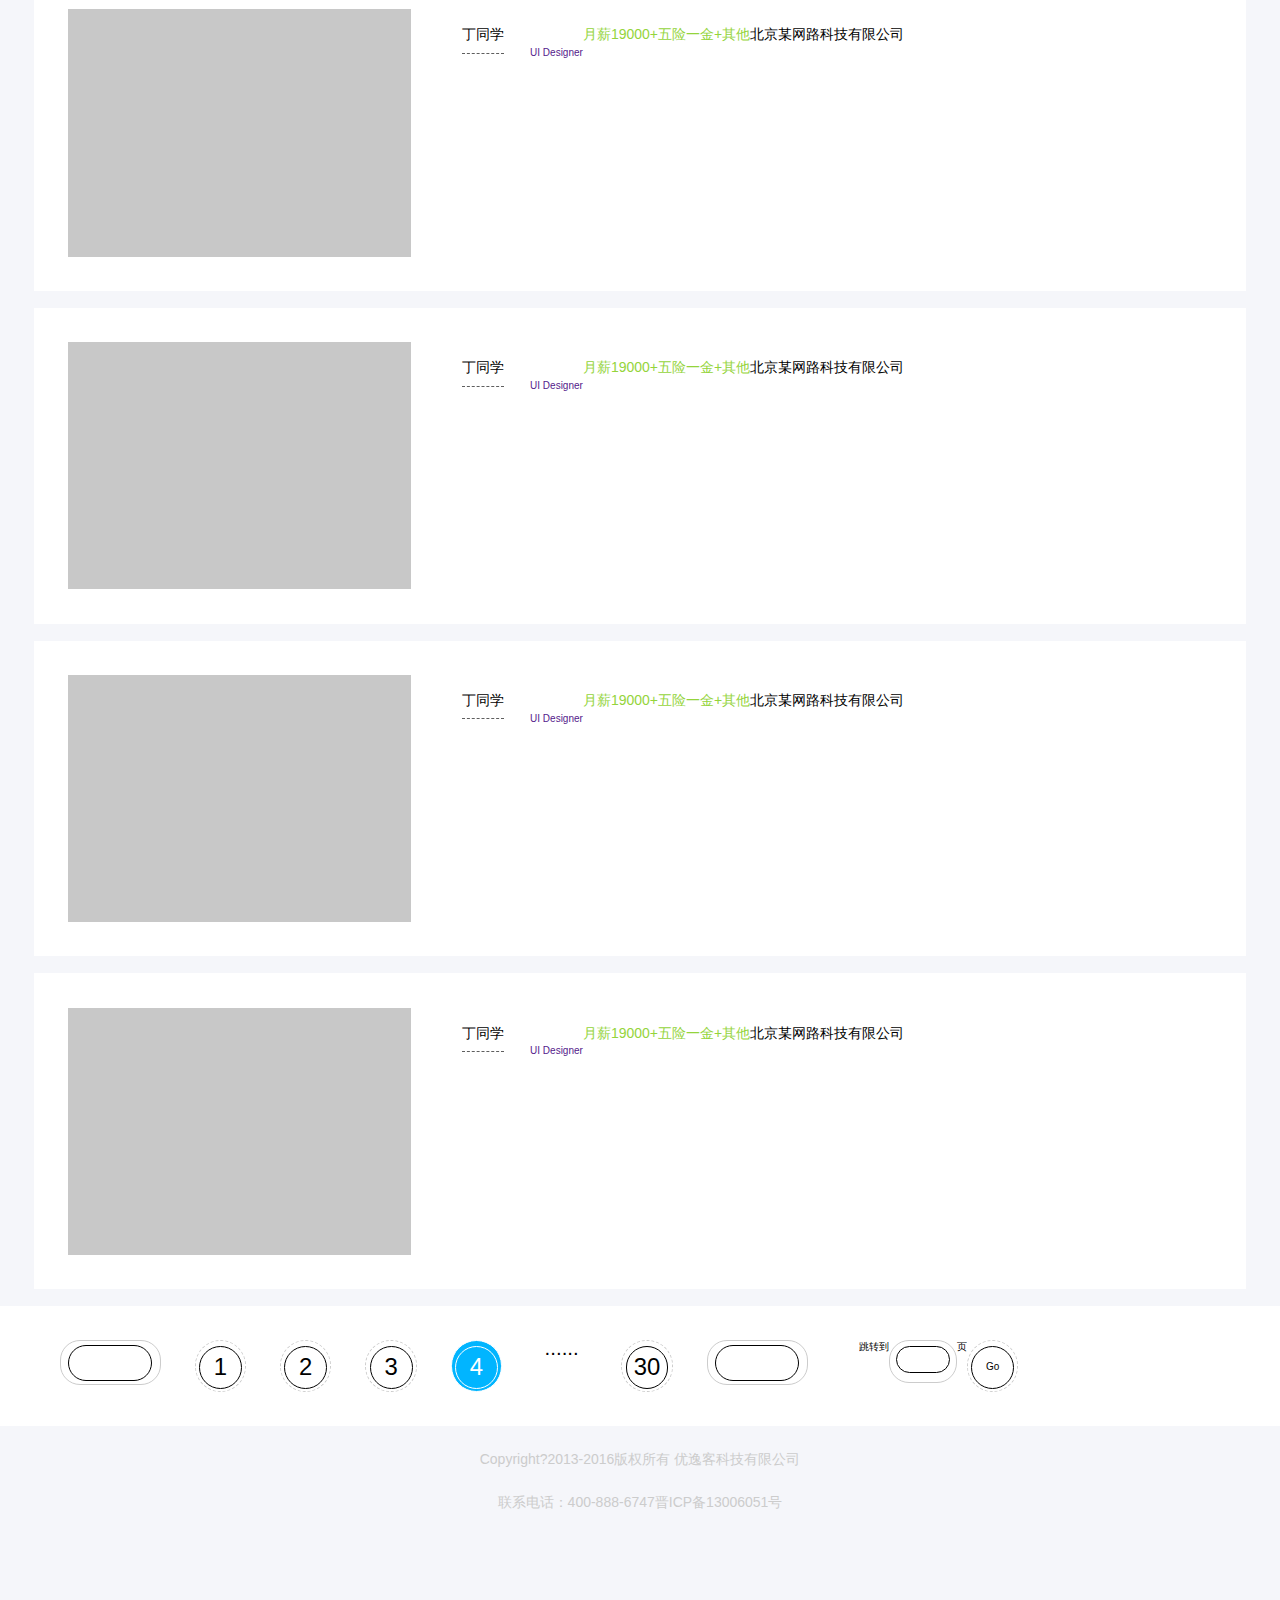
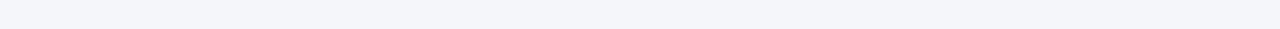
<file: 优逸課/html/gxxy.html>
<!doctype html>
<html lang="en">
<head>
    <meta charset="UTF-8">
    <meta name="renderer" content="webkit">
    <meta name="viewport"
          content="width=device-width, user-scalable=no, initial-scale=1.0, maximum-scale=1.0, minimum-scale=1.0">
    <meta http-equiv="X-UA-Compatible" content="ie=edge">
    <title>高新学员</title>
    <link rel="stylesheet" href="../css/swiper.min.css">
    <link rel="stylesheet" href="../css/index.css">
</head>
<body>
<!--头部-->
<header class="header">
    <h4 class="logobox">
        <img src="../images/logo.png" alt="">
        <span>优逸客</span>
    </h4>
</header>
<!--banner-->
<div class="banner">
    <div class="bannerbox">
        <div class="swiper-wrapper">
            <div class="swiper-slide">
                <a href="">
                    <img src="../images/b1.jpg" alt="">
                </a>
            </div>
            <div class="swiper-slide">
                <a href="">
                    <img src="../images/b3.jpg" alt="" >
                </a>
            </div>
            <div class="swiper-slide">
                <a href="">
                    <img src="../images/b4.jpg" alt="">
                </a>
            </div>
            <div class="swiper-slide">
                <a href="">
                    <img src="../images/b5.jpg" alt="">
                </a>
            </div>

        </div>
    </div>
</div>
<!--面包线-->
<div class="GXmian">
    <p class="GXmp">首页></p>
    <p class="GXmp">高薪学员</p>
</div>
<!--内容列表-->
<div class="GXlb">
    <div class="GXlbbox">
        <a href="" class="GXimg"></a>
        <a href="" class="GXrig">
            <p class="GXRp1">丁同学</p><p class="GXRp2">UI Designer</p>
            <p class="GXRP3">月薪19000+五险一金+其他</p>
            <p class="GXRP4">北京某网路科技有限公司</p>
        </a>
    </div>
    <div class="GXlbbox">
        <a href="" class="GXimg"></a>
        <a href="" class="GXrig">
            <p class="GXRp1">丁同学</p><p class="GXRp2">UI Designer</p>
            <p class="GXRP3">月薪19000+五险一金+其他</p>
            <p class="GXRP4">北京某网路科技有限公司</p>
        </a>
    </div>
    <div class="GXlbbox">
        <a href="" class="GXimg"></a>
        <a href="" class="GXrig">
            <p class="GXRp1">丁同学</p><p class="GXRp2">UI Designer</p>
            <p class="GXRP3">月薪19000+五险一金+其他</p>
            <p class="GXRP4">北京某网路科技有限公司</p>
        </a>
    </div>
    <div class="GXlbbox">
        <a href="" class="GXimg"></a>
        <a href="" class="GXrig">
            <p class="GXRp1">丁同学</p><p class="GXRp2">UI Designer</p>
            <p class="GXRP3">月薪19000+五险一金+其他</p>
            <p class="GXRP4">北京某网路科技有限公司</p>
        </a>
    </div>
    <div class="GXlbbox">
        <a href="" class="GXimg"></a>
        <a href="" class="GXrig">
            <p class="GXRp1">丁同学</p><p class="GXRp2">UI Designer</p>
            <p class="GXRP3">月薪19000+五险一金+其他</p>
            <p class="GXRP4">北京某网路科技有限公司</p>
        </a>
    </div>
    <div class="GXlbbox">
        <a href="" class="GXimg"></a>
        <a href="" class="GXrig">
            <p class="GXRp1">丁同学</p><p class="GXRp2">UI Designer</p>
            <p class="GXRP3">月薪19000+五险一金+其他</p>
            <p class="GXRP4">北京某网路科技有限公司</p>
        </a>
    </div>

</div>
<!--GX换页-->
<div class="huan">
    <div class="tuoyuan">
        <a href="" class="neiyuan">

        </a>
    </div>

    <div class="smyuan">
        <a href="" class="yuanshi">1</a>
    </div>
    <div class="smyuan">
        <a href="" class="yuanshi">2</a>
    </div>
    <div class="smyuan">
        <a href="" class="yuanshi">3</a>
    </div>
    <div class="smyuan htyuan">
        <a href="" class="yuanshi htyuan">4</a>
    </div>
    <div class="GXdian">
       ......
    </div>

    <div class="smyuan">
        <a href="" class="yuanshi">30</a>
    </div>
    <div class="tuoyuan">
        <a href="" class="neiyuan">

        </a>
    </div>
    <div class="tiaoz">
       <p>跳转到</p>
        <div class="xtuoyuan">
            <a href="" class="xneiyuan " contenteditable="true">

            </a>
        </div>
        <p>页</p>
    </div>
    <div class="smyuan">
        <a href="" class="yuanshi" style="font-size:10px ">Go</a>
    </div>
</div>
<!--底部-->
<div class="yejiao">
    <p>Copyright?2013-2016版权所有 优逸客科技有限公司</p>
    <p>联系电话：400-888-6747晋ICP备13006051号</p>
</div>
</body>
</html>
<script src="../js/jquery.js"></script>
<script src="../js/swiper.min.js"></script>
<script src="../js/resize.js"></script>
<script src="../js/index.js"></script>
</file>
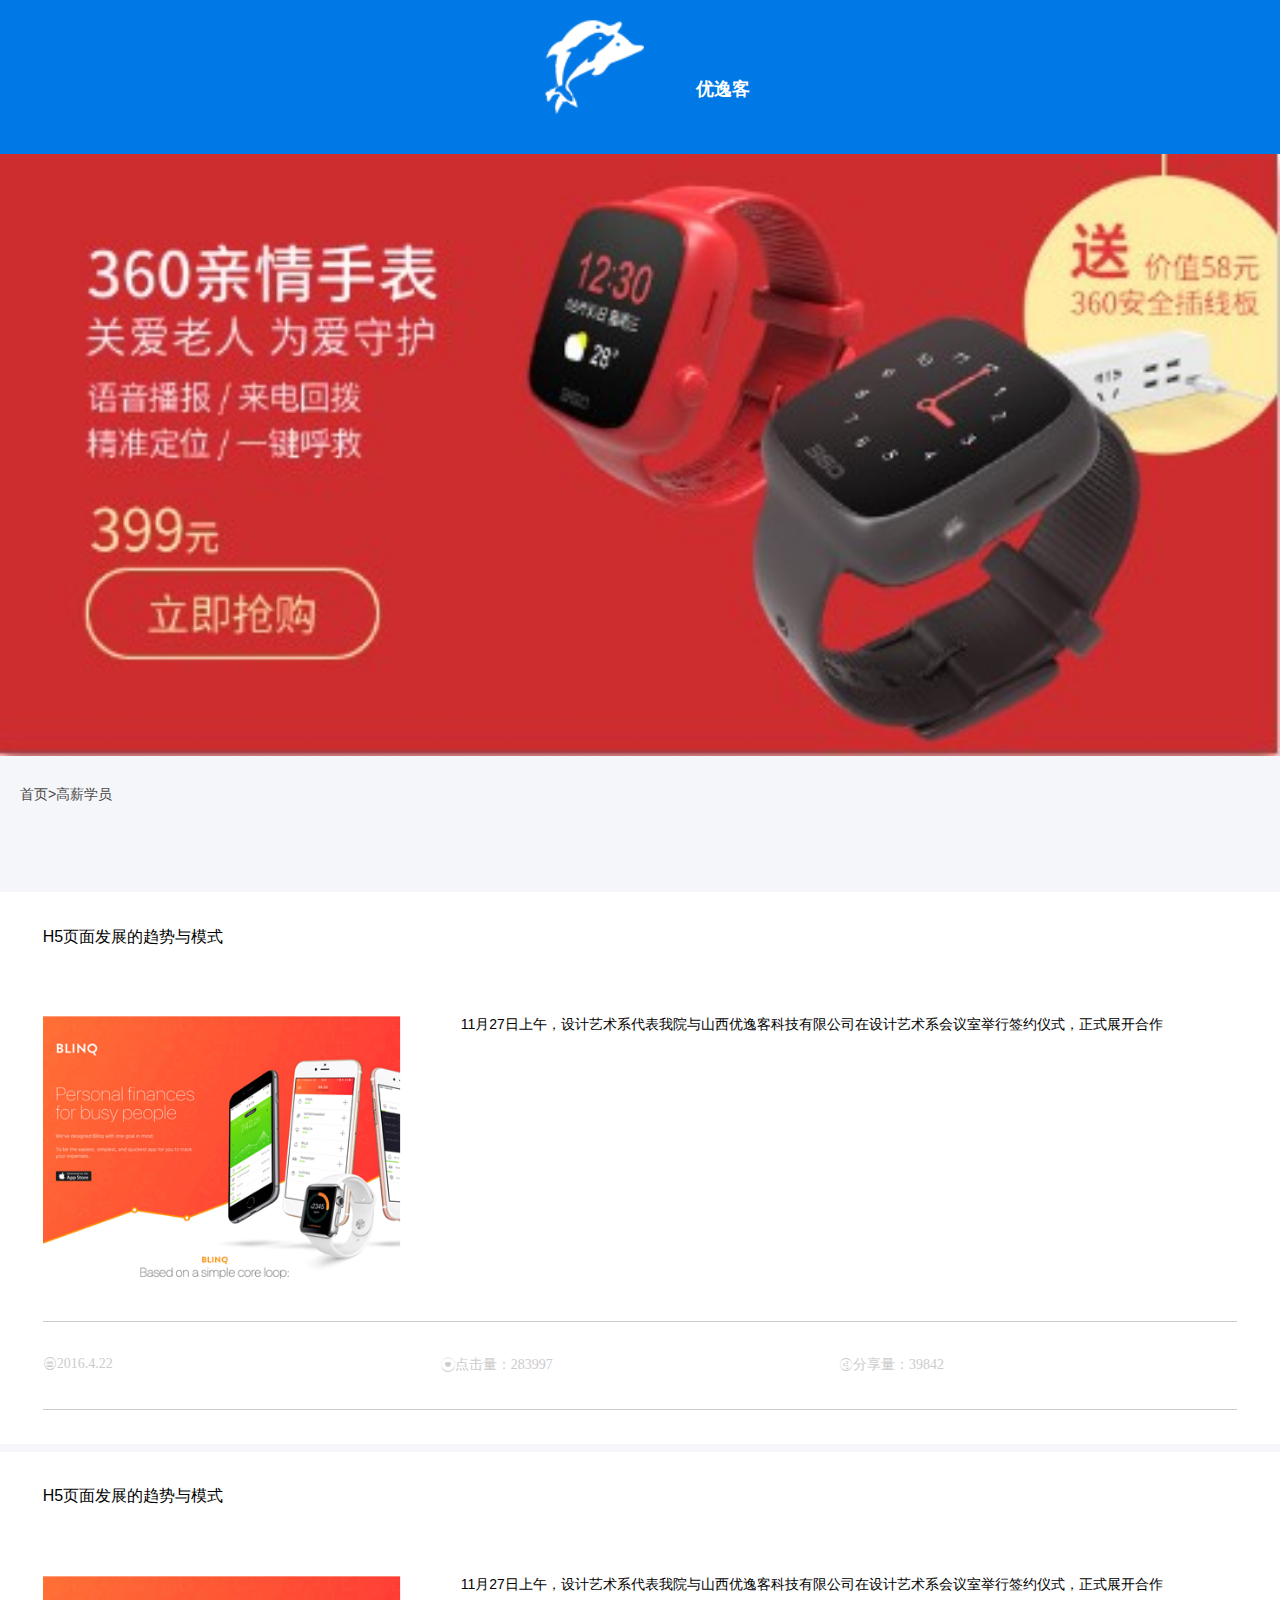
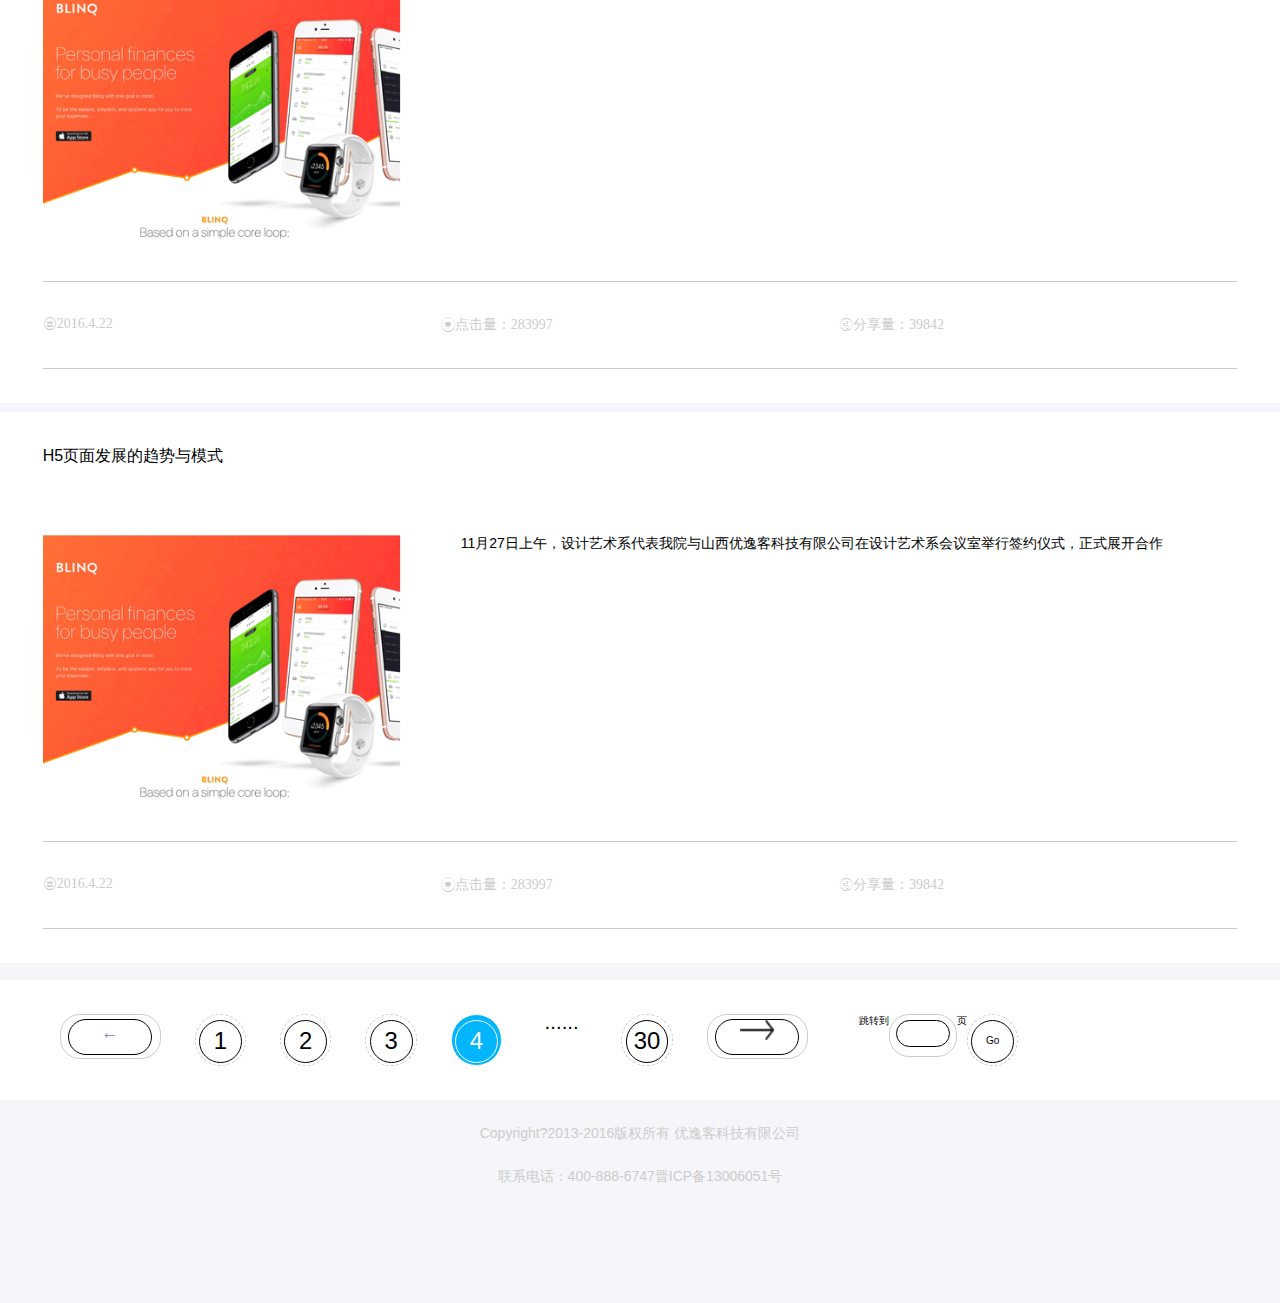
<file: 优逸課/html/mtbdlb.html>
<!doctype html>
<html lang="en">
<head>
    <meta charset="UTF-8">
    <meta name="renderer" content="webkit">
    <meta name="viewport"
          content="width=device-width, user-scalable=no, initial-scale=1.0, maximum-scale=1.0, minimum-scale=1.0">
    <meta http-equiv="X-UA-Compatible" content="ie=edge">
    <title>媒体报道</title>
    <link rel="stylesheet" href="../css/swiper.min.css">
    <link rel="stylesheet" type="text/css" href="../css/iconfont.css">
    <link rel="stylesheet" href="../css/index.css">

</head>
<body>
<!--头部-->
<header class="header">
    <h4 class="logobox">
        <img src="../images/logo.png" alt="">
        <span>优逸客</span>
    </h4>
</header>
<!--banner-->
<div class="banner">
    <div class="bannerbox">
        <div class="swiper-wrapper">
            <div class="swiper-slide">
                <a href="">
                    <img src="../images/b1.jpg" alt="">
                </a>
            </div>
            <div class="swiper-slide">
                <a href="">
                    <img src="../images/b3.jpg" alt="" >
                </a>
            </div>
            <div class="swiper-slide">
                <a href="">
                    <img src="../images/b4.jpg" alt="">
                </a>
            </div>
            <div class="swiper-slide">
                <a href="">
                    <img src="../images/b5.jpg" alt="">
                </a>
            </div>

        </div>
    </div>
</div>
<!--面包线-->
<div class="GXmian">
    <p class="GXmp">首页></p>
    <p class="GXmp">高薪学员</p>
</div>
<!--媒体图文-->
<div class="mtbox">
    <div class="mttwbox">
        <p class="mtbtp">H5页面发展的趋势与模式</p>
        <div class="mttwbeb">
            <a href="" class="mttwimg">
                <img src="../images/99.png" alt="">
            </a>
            <p class="mttrpp">11月27日上午，设计艺术系代表我院与山西优逸客科技有限公司在设计艺术系会议室举行签约仪式，正式展开合作</p>
        </div>
    </div>
    <div class="mtdjl">
        <a href="" class="mtdjnr iconfont">
            &#xe637;2016.4.22
        </a>
        <a href="" class="mtdjnr iconfont">
            &#xe6a3;点击量：283997
        </a>
        <a href="" class="mtdjnr iconfont">
            &#xe664;分享量：39842
        </a>
    </div>
</div>
<!--媒体图文-->
<div class="mtbox">
    <div class="mttwbox">
        <p class="mtbtp">H5页面发展的趋势与模式</p>
        <div class="mttwbeb">
            <a href="" class="mttwimg">
                <img src="../images/99.png" alt="">
            </a>
            <p class="mttrpp">11月27日上午，设计艺术系代表我院与山西优逸客科技有限公司在设计艺术系会议室举行签约仪式，正式展开合作</p>
        </div>
    </div>
    <div class="mtdjl">
        <a href="" class="mtdjnr iconfont">
            &#xe637;2016.4.22
        </a>
        <a href="" class="mtdjnr iconfont">
            &#xe6a3;点击量：283997
        </a>
        <a href="" class="mtdjnr iconfont">
            &#xe664;分享量：39842
        </a>
    </div>
</div>
<!--媒体图文-->
<div class="mtbox">
    <div class="mttwbox">
        <p class="mtbtp">H5页面发展的趋势与模式</p>
        <div class="mttwbeb">
            <a href="" class="mttwimg">
                <img src="../images/99.png" alt="">
            </a>
            <p class="mttrpp">11月27日上午，设计艺术系代表我院与山西优逸客科技有限公司在设计艺术系会议室举行签约仪式，正式展开合作</p>
        </div>
    </div>
    <div class="mtdjl">
        <a href="" class="mtdjnr iconfont">
            &#xe637;2016.4.22
        </a>
        <a href="" class="mtdjnr iconfont">
            &#xe6a3;点击量：283997
        </a>
        <a href="" class="mtdjnr iconfont">
            &#xe664;分享量：39842
        </a>
    </div>
</div>
<!--GX换页-->
<div class="huan">
    <div class="tuoyuan">
        <a href="" class="neiyuan iconfont">
            &#xe6f8;
        </a>
    </div>

    <div class="smyuan">
        <a href="" class="yuanshi">1</a>
    </div>
    <div class="smyuan">
        <a href="" class="yuanshi">2</a>
    </div>
    <div class="smyuan">
        <a href="" class="yuanshi">3</a>
    </div>
    <div class="smyuan htyuan">
        <a href="" class="yuanshi htyuan">4</a>
    </div>
    <div class="GXdian">
        ......
    </div>

    <div class="smyuan">
        <a href="" class="yuanshi">30</a>
    </div>
    <div class="tuoyuan">
        <a href="" class="neiyuan">
            <img src="../images/拷贝.png" alt="">
        </a>
    </div>
    <div class="tiaoz">
        <p>跳转到</p>
        <div class="xtuoyuan">
            <a href="" class="xneiyuan " contenteditable="true">

            </a>
        </div>
        <p>页</p>
    </div>
    <div class="smyuan">
        <a href="" class="yuanshi" style="font-size:10px ">Go</a>
    </div>
</div>
<!--底部-->
<div class="yejiao">
    <p>Copyright?2013-2016版权所有 优逸客科技有限公司</p>
    <p>联系电话：400-888-6747晋ICP备13006051号</p>
</div>
</body>
</html>
<script src="../js/jquery.js"></script>
<script src="../js/swiper.min.js"></script>
<script src="../js/resize.js"></script>
<script src="../js/index.js"></script>
</file>
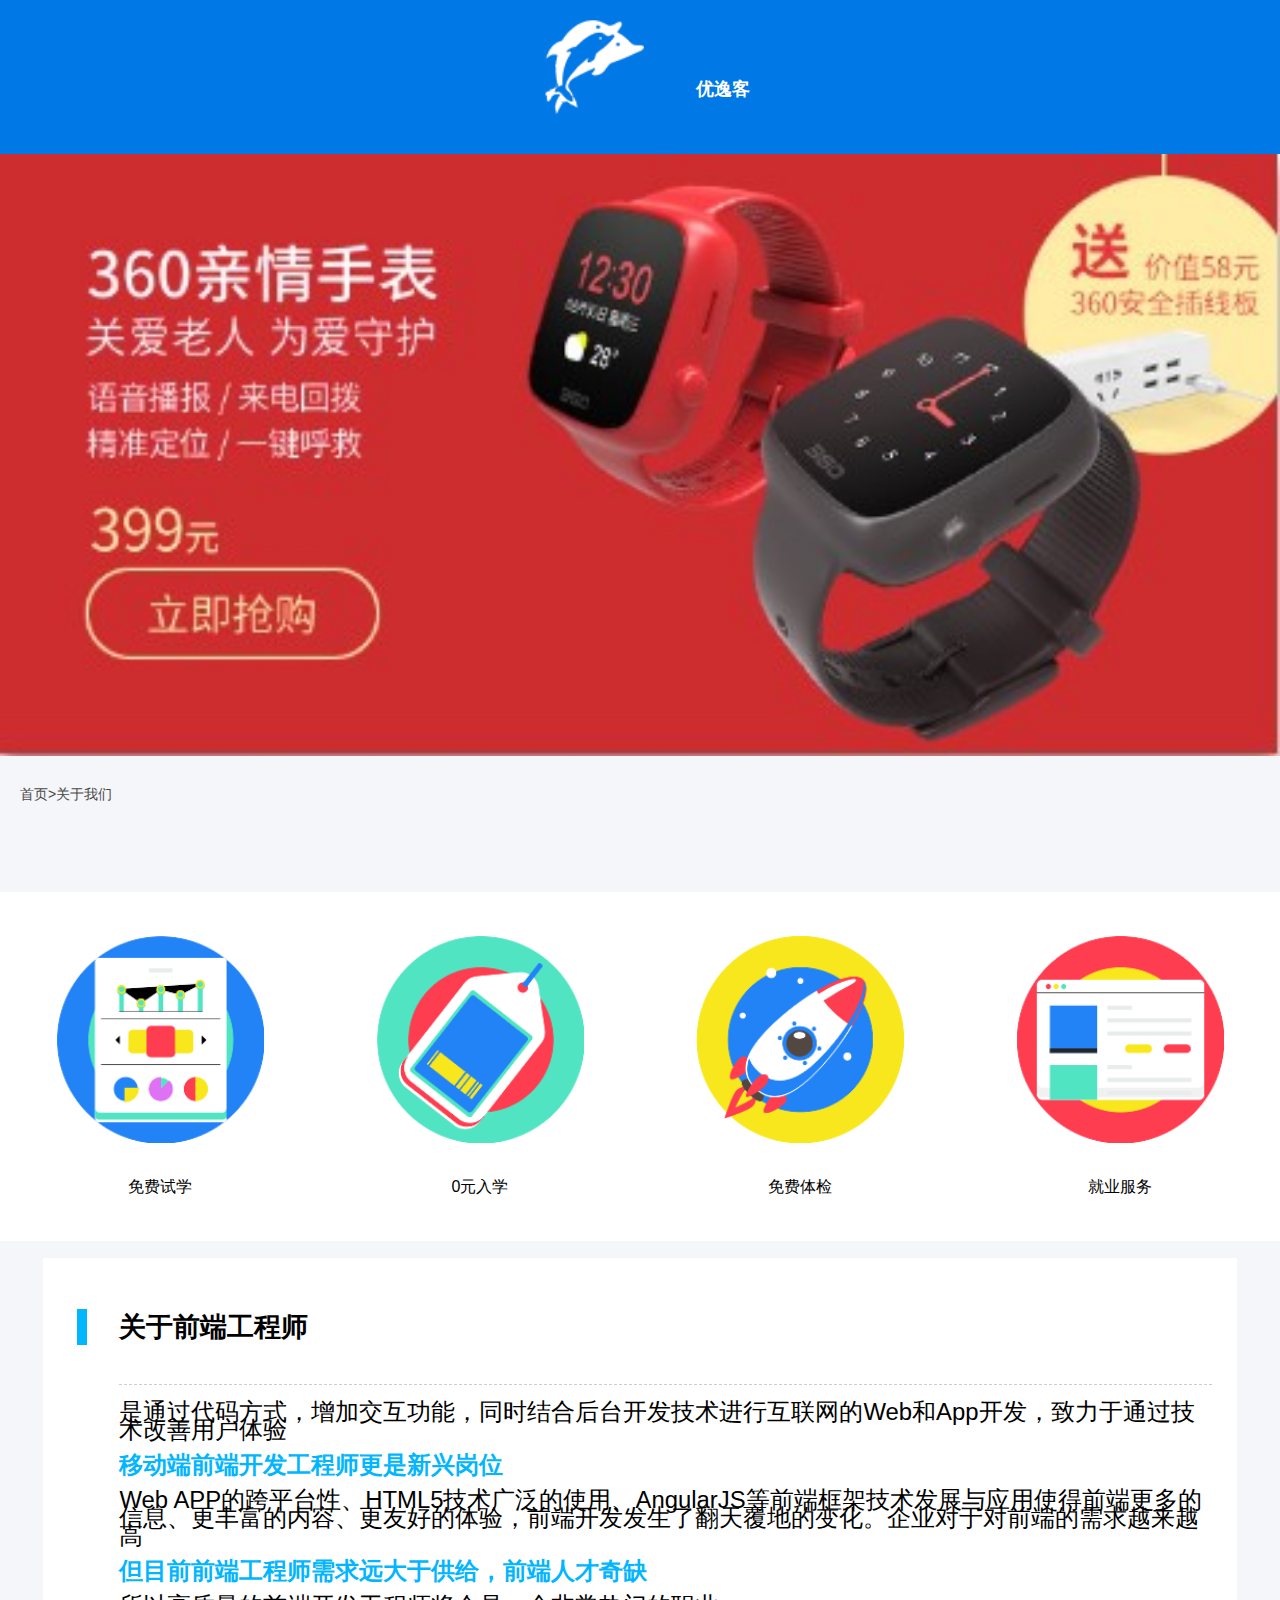
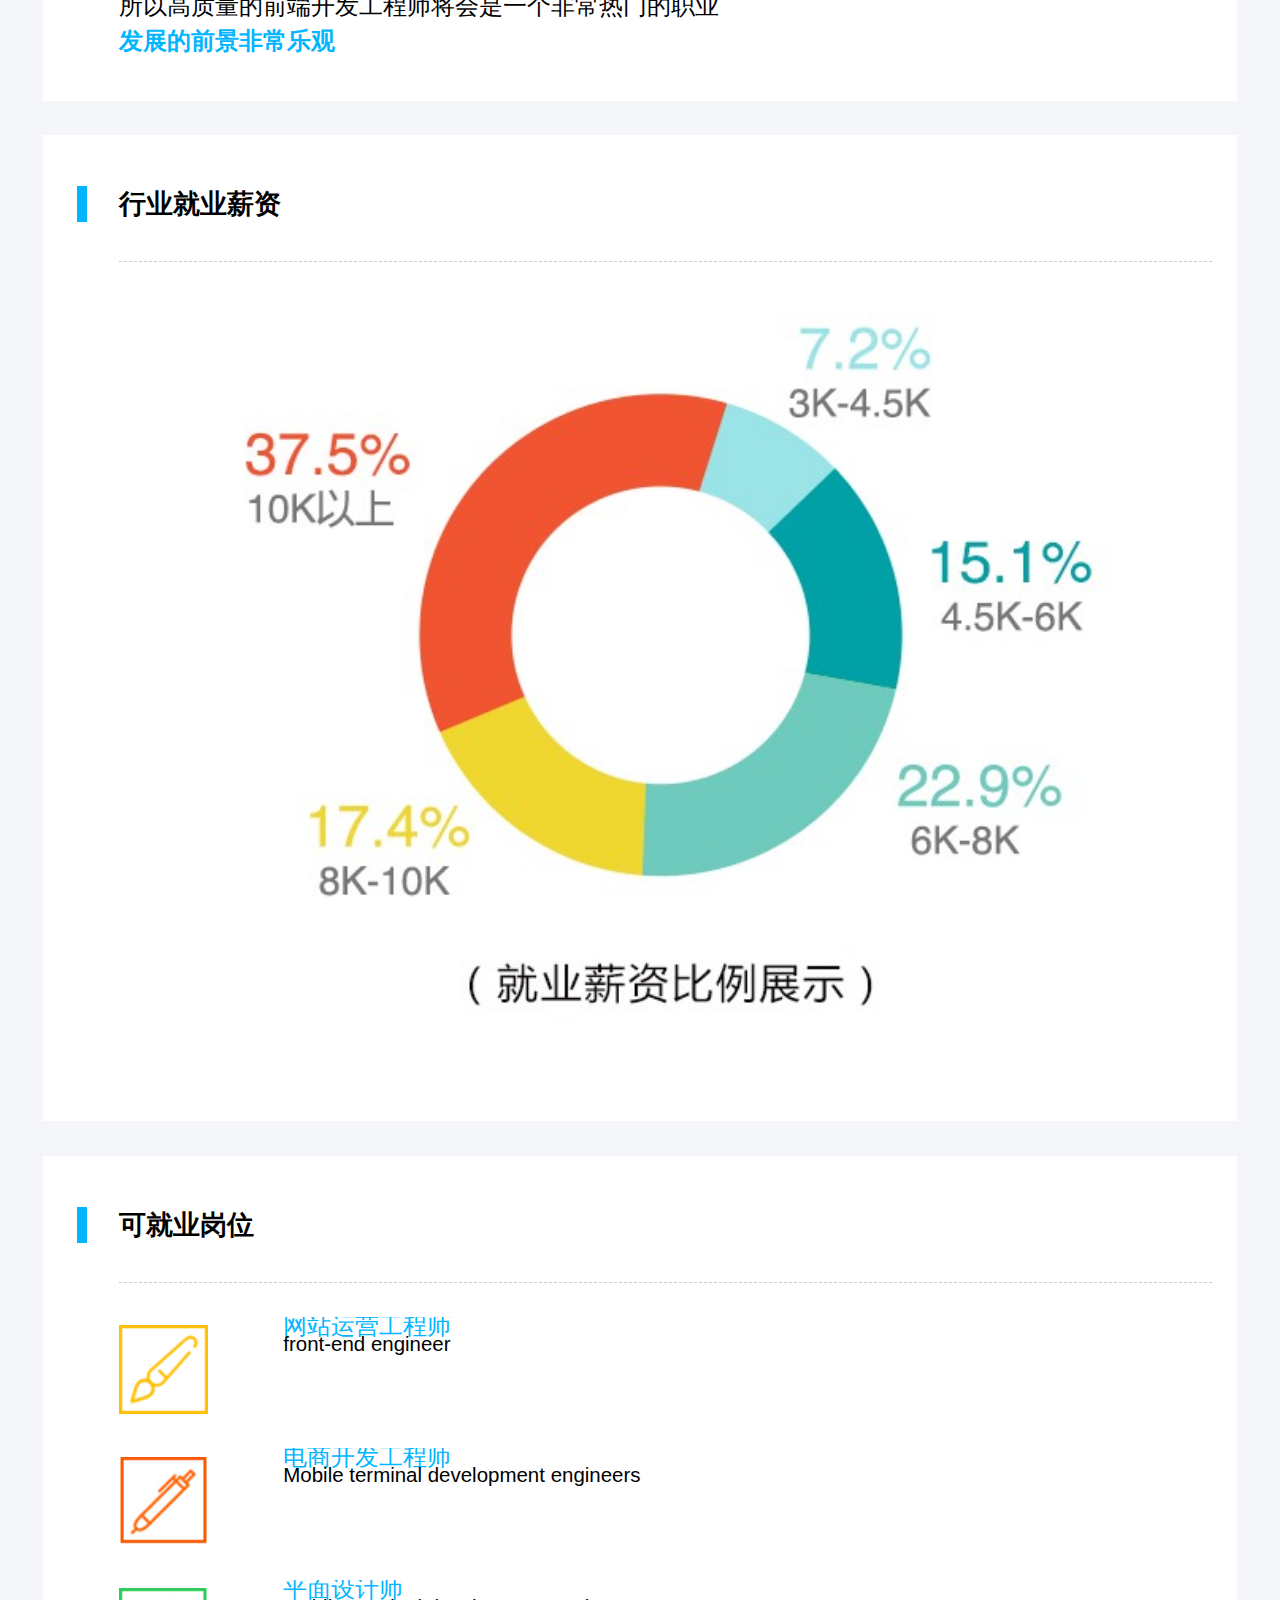
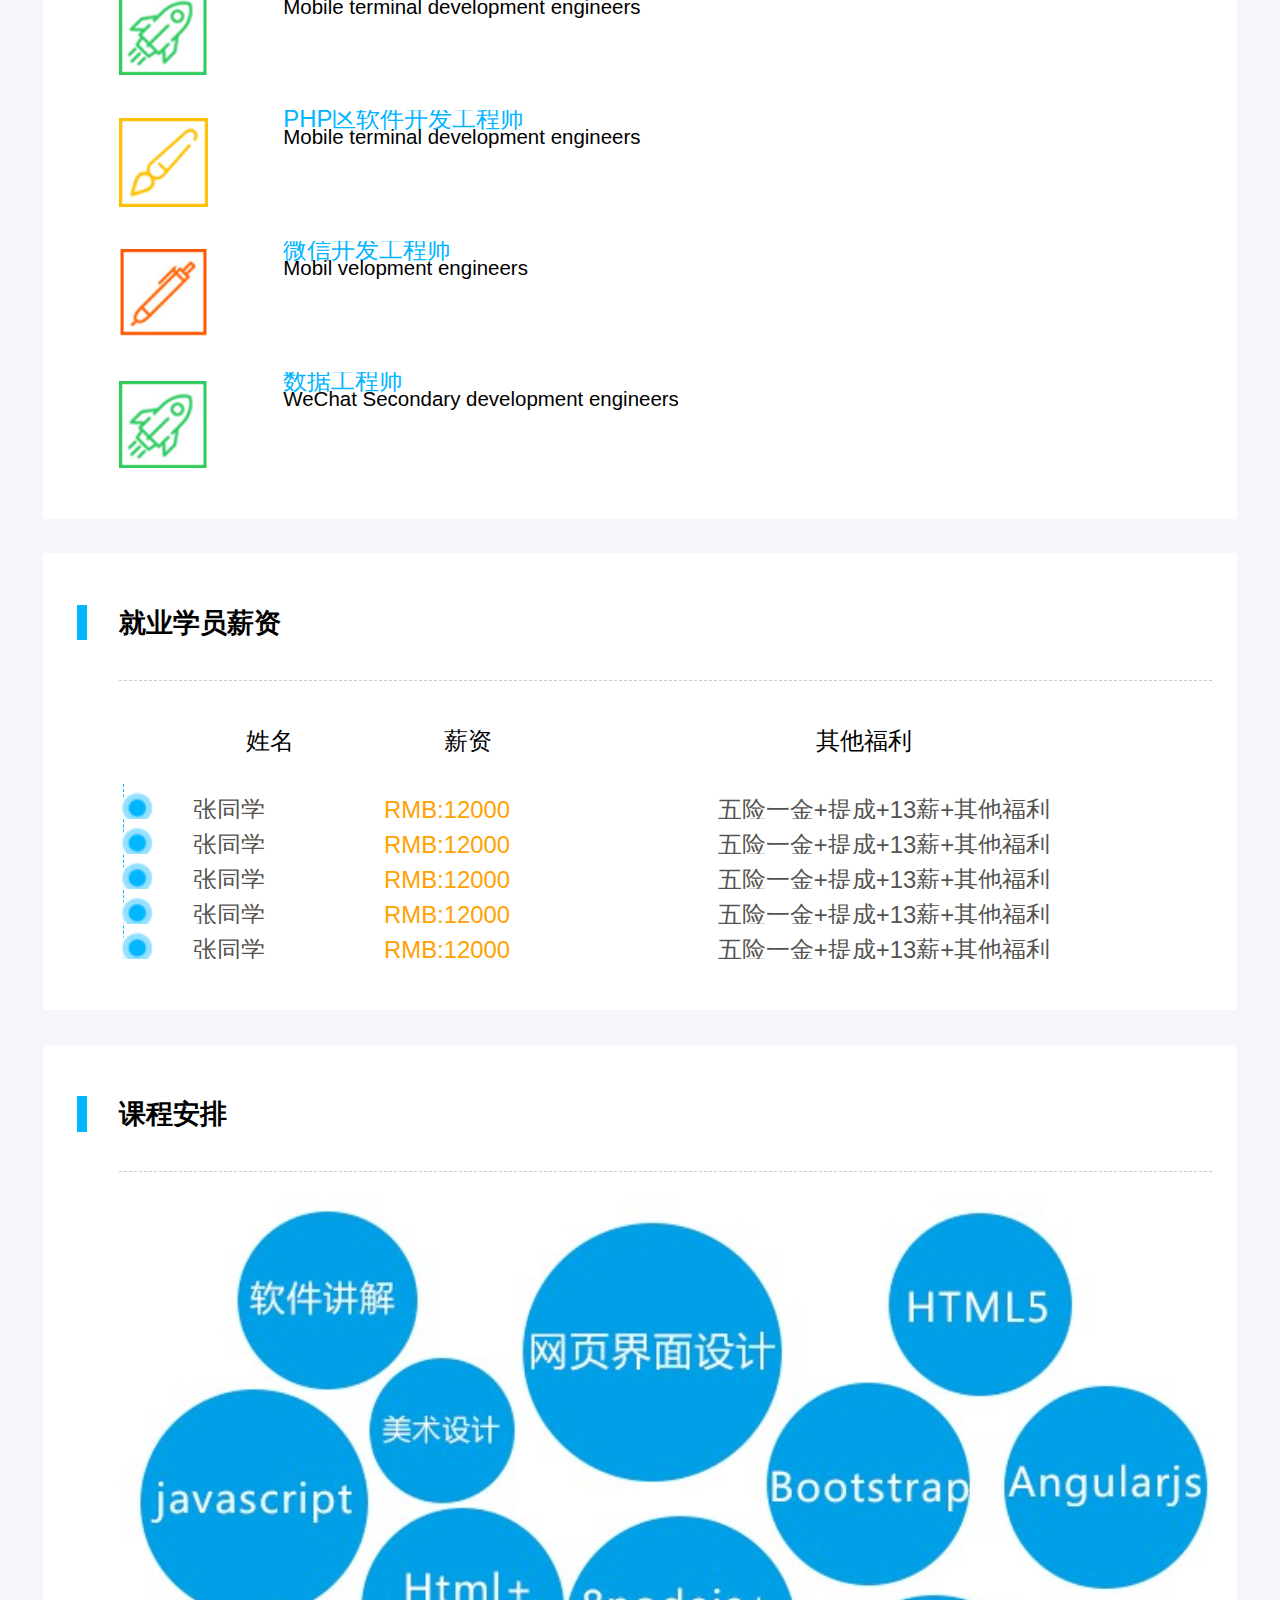
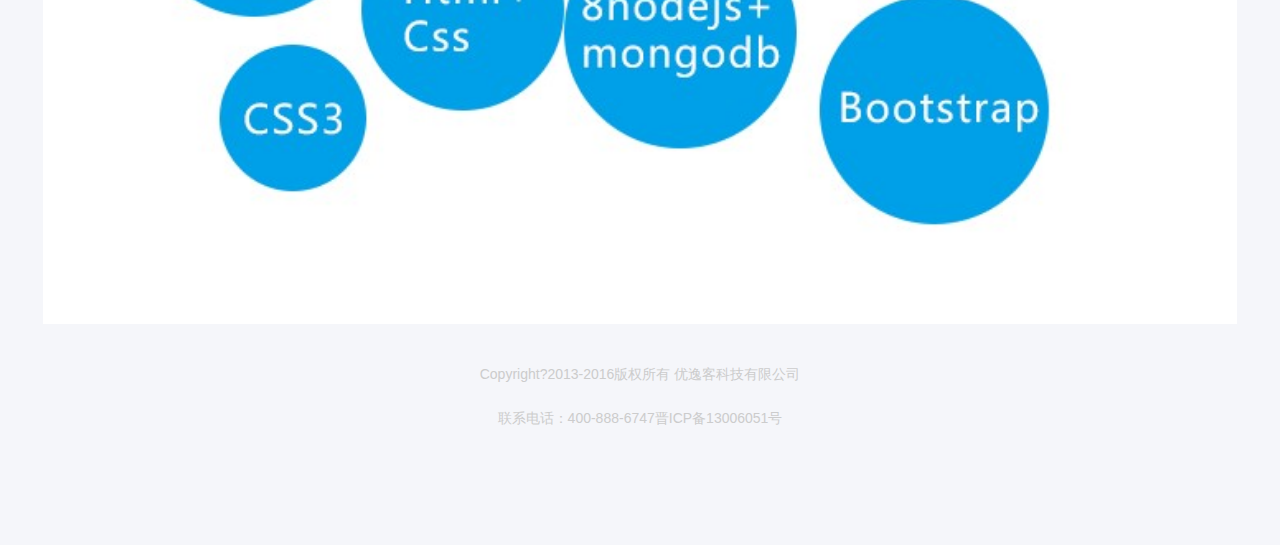
<file: 优逸課/html/qianduan.html>
<!doctype html>
<html lang="en">
<head>
    <meta charset="UTF-8">
    <meta name="renderer" content="webkit">
    <meta name="viewport"
          content="width=device-width, user-scalable=no, initial-scale=1.0, maximum-scale=1.0, minimum-scale=1.0">
    <meta http-equiv="X-UA-Compatible" content="ie=edge">
    <title>前端</title>
    <link rel="stylesheet" href="../css/swiper.min.css">
    <link rel="stylesheet" type="text/css" href="../css/iconfont.css">
    <link rel="stylesheet" href="../css/index.css">
</head>
<body>
<!--头部-->
<header class="header">
    <h4 class="logobox">
        <img src="../images/logo.png" alt="">
        <span>优逸客</span>
    </h4>
</header>
<!--banner-->
<div class="banner">
    <div class="bannerbox">
        <div class="swiper-wrapper">
            <div class="swiper-slide">
                <a href="">
                    <img src="../images/b1.jpg" alt="">
                </a>
            </div>
            <div class="swiper-slide">
                <a href="">
                    <img src="../images/b3.jpg" alt="" >
                </a>
            </div>
            <div class="swiper-slide">
                <a href="">
                    <img src="../images/b4.jpg" alt="">
                </a>
            </div>
            <div class="swiper-slide">
                <a href="">
                    <img src="../images/b5.jpg" alt="">
                </a>
            </div>

        </div>
    </div>
</div>
<!--面包线-->
<div class="GXmian">
    <p class="GXmp">首页></p>
    <p class="GXmp">关于我们</p>
</div>
<!--体验服务-->
<div class="tiyan">
    <div class="tyz">
        <a href="" class="tyimg">
            <img src="../images/图表.png" alt="">
            <p>免费试学</p>
        </a>
        <a href="" class="tyimg">
            <img src="../images/标签.png" alt="">
            <p>0元入学</p>
        </a>
        <a href="" class="tyimg">
            <img src="../images/火箭.png" alt="">
            <p>免费体检</p>
        </a>
        <a href="" class="tyimg">
            <img src="../images/新闻.png" alt="">
            <p>就业服务</p>
        </a>
    </div>
</div>
<!--概述-->
<div class="gsbox">
    <div class="gsbgbox">
        <div class="gsBT">
            <div class="lan"></div>
            <p class="gsbttext">关于前端工程师</p>
        </div>
        <div class="gsznei">
            <p>是通过代码方式，增加交互功能，同时结合后台开发技术进行互联网的Web和App开发，致力于通过技术改善用户体验</p>
            <span></span>
            <p class="plp">移动端前端开发工程师更是新兴岗位</p>
            <p>Web APP的跨平台性、HTML5技术广泛的使用、AngularJS等前端框架技术发展与应用使得前端更多的信息、更丰富的内容、更友好的体验，前端开发发生了翻天覆地的变化。企业对于对前端的需求越来越高</p>
            <p class="plp">但目前前端工程师需求远大于供给，前端人才奇缺</p>
            <p>所以高质量的前端开发工程师将会是一个非常热门的职业</p>
            <p class="plp">发展的前景非常乐观</p>
        </div>
    </div>
</div>
<!--插图-->
<div class="gsbox">
    <div class="gsbgbox">
        <div class="gsBT">
            <div class="lan"></div>
            <p class="gsbttext">行业就业薪资</p>
        </div>
        <div class="gsznei">
            <img src="../images/sj.jpg" alt="">
        </div>
    </div>
</div>
<!--就业岗位-->
<div class="gsbox">
    <div class="gsbgbox jybg">
        <div class="gsBT">
            <div class="lan"></div>
            <p class="gsbttext">可就业岗位</p>
        </div>
        <div class="gsznei jyfxbox">
            <div class="jyfx">
                <a href="" class="jyimg">
                    <img src="../images/矩形 62.png" alt="">
                </a>
                <a href="" class="jytext">
                    <p class="jyp1">网站运营工程师</p>
                    <p class="jyp2">front-end engineer</p>
                </a>
            </div>
            <div class="jyfx">
                <a href="" class="jyimg">
                    <img src="../images/矩形 2.png" alt="">
                </a>
                <a href="" class="jytext">
                    <p class="jyp1">电商开发工程师</p>
                    <p class="jyp2">Mobile terminal development engineers</p>
                </a>
            </div>
            <div class="jyfx">
                <a href="" class="jyimg">
                    <img src="../images/矩形.png" alt="">
                </a>
                <a href="" class="jytext">
                    <p class="jyp1">平面设计师</p>
                    <p class="jyp2">Mobile terminal development engineers</p>
                </a>
            </div>
            <div class="jyfx">
                <a href="" class="jyimg">
                    <img src="../images/矩形 62.png" alt="">
                </a>
                <a href="" class="jytext">
                    <p class="jyp1">PHP区软件开发工程师</p>
                    <p class="jyp2">Mobile terminal development engineers</p>
                </a>
            </div>
            <div class="jyfx">
                <a href="" class="jyimg">
                    <img src="../images/矩形 2.png" alt="">
                </a>
                <a href="" class="jytext">
                    <p class="jyp1">微信开发工程师</p>
                    <p class="jyp2">Mobil velopment engineers</p>
                </a>
            </div>
            <div class="jyfx">
                <a href="" class="jyimg">
                    <img src="../images/矩形.png" alt="">
                </a>
                <a href="" class="jytext">
                    <p class="jyp1">数据工程师</p>
                    <p class="jyp2">WeChat Secondary development engineers</p>
                </a>
            </div>
        </div>
    </div>
</div>
<!--薪资-->
<div class="gsbox">
    <div class="gsbgbox">
        <div class="gsBT">
            <div class="lan"></div>
            <p class="gsbttext">就业学员薪资</p>
        </div>
        <div class="gsznei">
            <div class="xzeg">
                <div class="xztd">
                    <p class="xztdle">姓名</p>
                    <p class="xztdle">薪资</p>
                    <p class="xztdrig">其他福利</p>
                </div>
                <div class="xztrbbox">
                    <div class="xzxianx"></div>
                <div class="xztr">
                    <div class="dwy">
                        <img src="../images/前端.png" alt="">
                    </div>
                    <p class="xztr1">张同学</p>
                    <p class="xztr2">RMB:12000</p>
                    <p class="xztr3">五险一金+提成+13薪+其他福利</p>
                </div>
                <div class="xztr">
                    <div class="dwy">
                        <img src="../images/前端.png" alt="">
                    </div>
                    <p class="xztr1">张同学</p>
                    <p class="xztr2">RMB:12000</p>
                    <p class="xztr3">五险一金+提成+13薪+其他福利</p>
                </div>
                <div class="xztr">
                    <div class="dwy">
                        <img src="../images/前端.png" alt="">
                    </div>
                    <p class="xztr1">张同学</p>
                    <p class="xztr2">RMB:12000</p>
                    <p class="xztr3">五险一金+提成+13薪+其他福利</p>
                </div>
                <div class="xztr">
                    <div class="dwy">
                        <img src="../images/前端.png" alt="">
                    </div>
                    <p class="xztr1">张同学</p>
                    <p class="xztr2">RMB:12000</p>
                    <p class="xztr3">五险一金+提成+13薪+其他福利</p>
                </div>
                <div class="xztr">
                    <div class="dwy">
                        <img src="../images/前端.png" alt="">
                    </div>
                    <p class="xztr1">张同学</p>
                    <p class="xztr2">RMB:12000</p>
                    <p class="xztr3">五险一金+提成+13薪+其他福利</p>
                </div>
                </div>
            </div>
        </div>
    </div>
</div>
<!--课程安排-->
<div class="gsbox">
    <div class="gsbgbox">
        <div class="gsBT">
            <div class="lan"></div>
            <p class="gsbttext">课程安排</p>
        </div>
        <div class="gsznei">
            <div class="qiuqiu">
                <img src="../images/qiuqiu.jpg" alt="">
            </div>
        </div>
    </div>
</div>
<!--页尾-->
<div class="yejiao">
    <p>Copyright?2013-2016版权所有 优逸客科技有限公司</p>
    <p>联系电话：400-888-6747晋ICP备13006051号</p>
</div>
</body>
</html>
<script src="../js/jquery.js"></script>
<script src="../js/swiper.min.js"></script>
<script src="../js/resize.js"></script>
<script src="../js/index.js"></script>
</file>
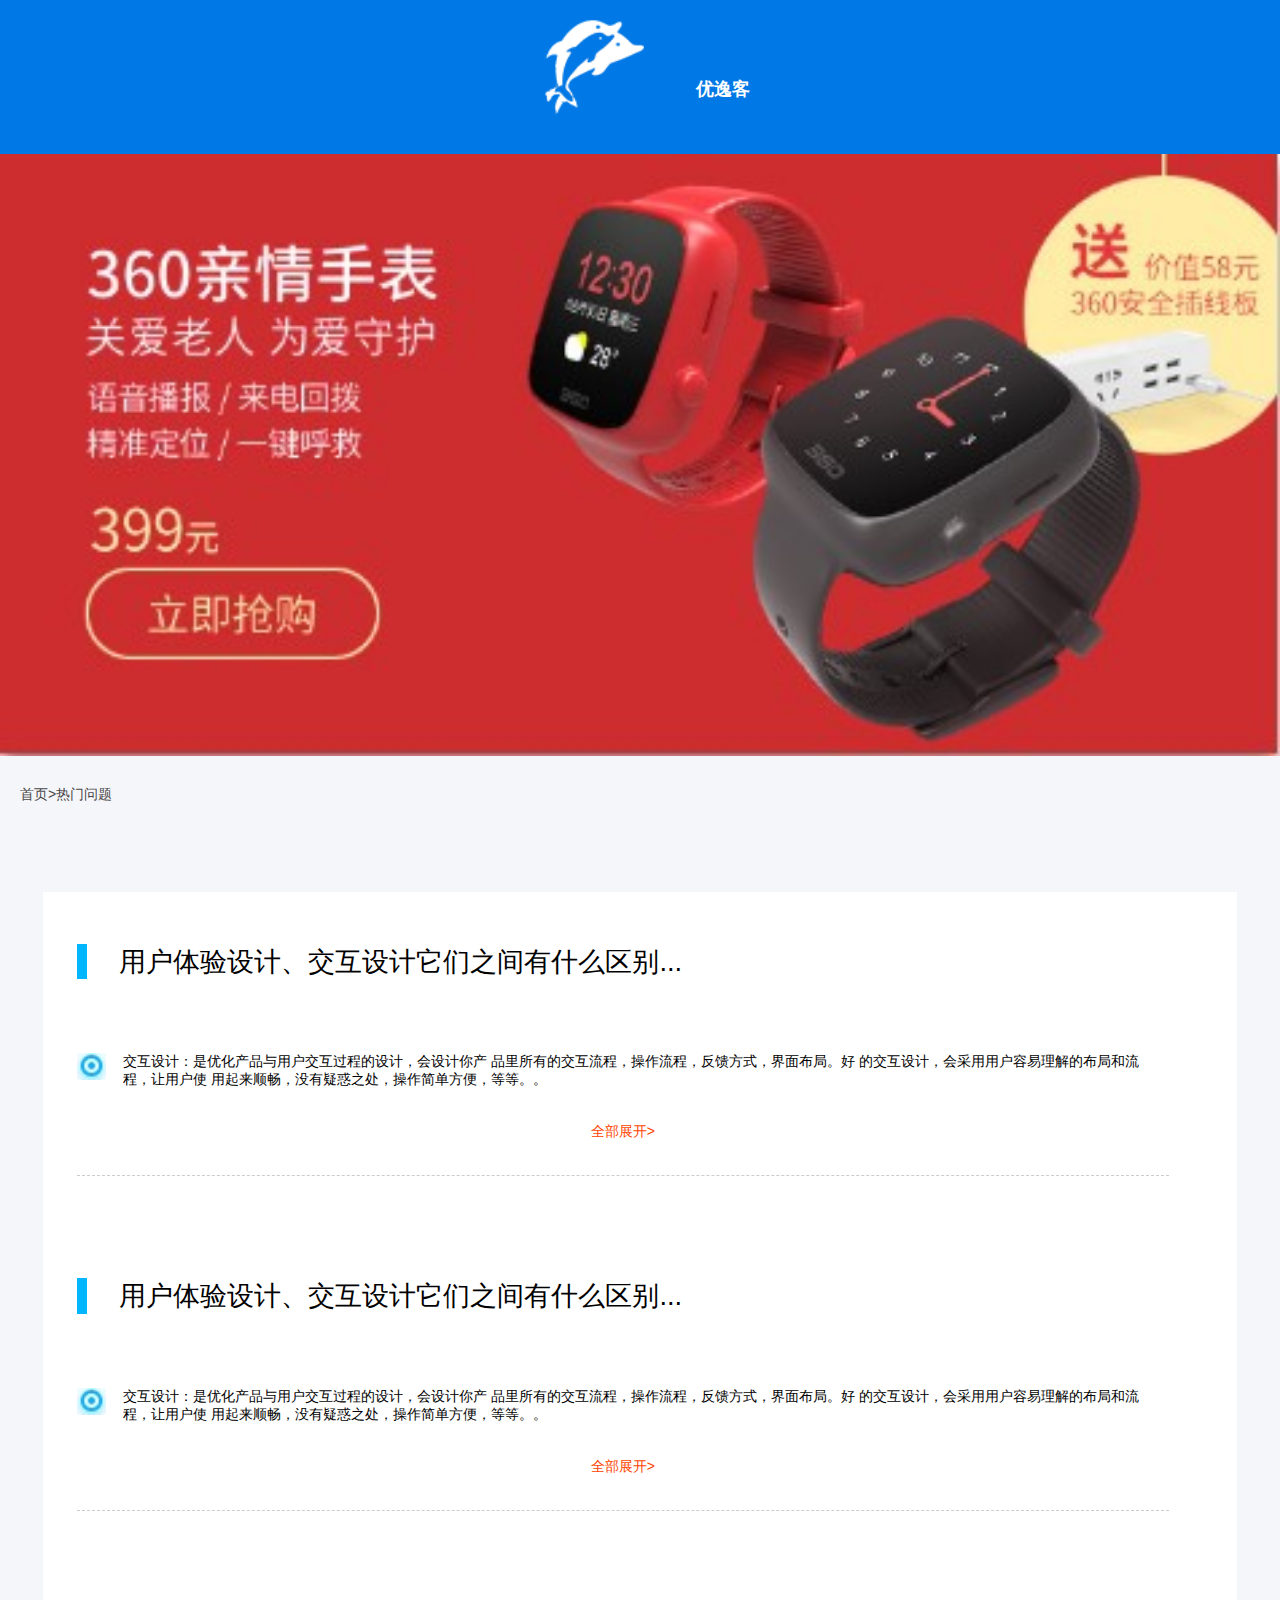
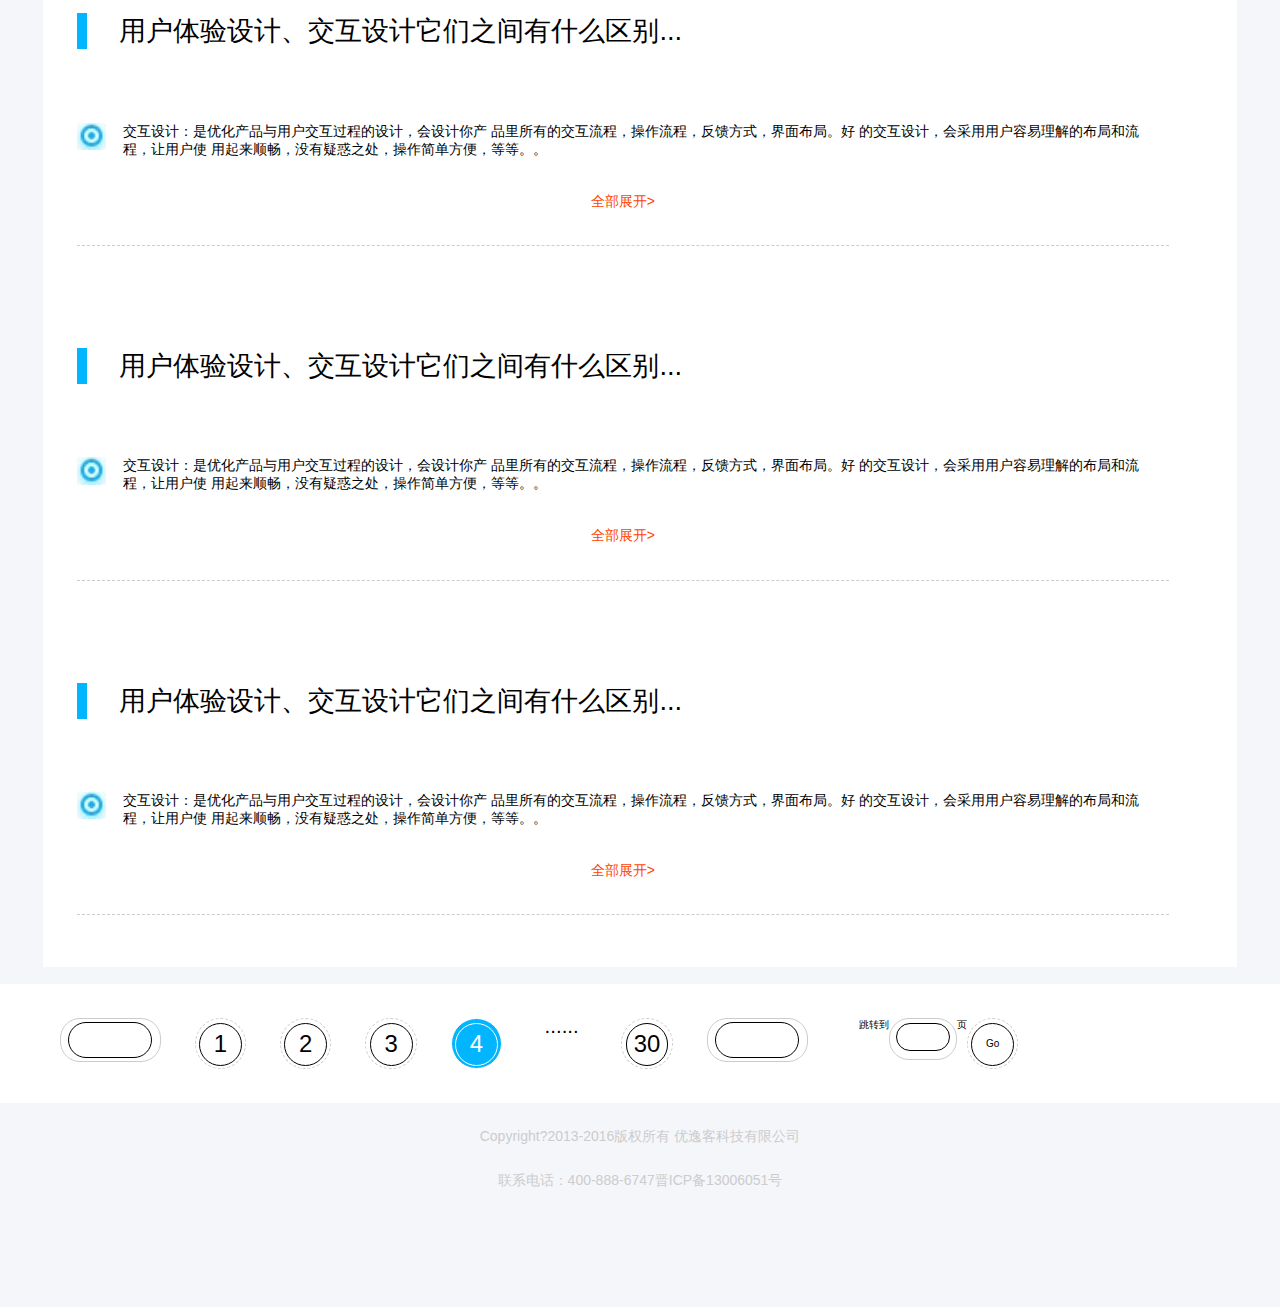
<file: 优逸課/html/rmwt.html>
<!doctype html>
<html lang="en">
<head>
    <meta charset="UTF-8">
    <meta name="renderer" content="webkit">
    <meta name="viewport"
          content="width=device-width, user-scalable=no, initial-scale=1.0, maximum-scale=1.0, minimum-scale=1.0">
    <meta http-equiv="X-UA-Compatible" content="ie=edge">
    <title>热门问题</title>
    <link rel="stylesheet" href="../css/swiper.min.css">
    <link rel="stylesheet" href="../css/index.css">
</head>
<body>
<!--头部-->
<header class="header">
    <h4 class="logobox">
        <img src="../images/logo.png" alt="">
        <span>优逸客</span>
    </h4>
</header>
<!--banner-->
<div class="banner">
    <div class="bannerbox">
        <div class="swiper-wrapper">
            <div class="swiper-slide">
                <a href="">
                    <img src="../images/b1.jpg" alt="">
                </a>
            </div>
            <div class="swiper-slide">
                <a href="">
                    <img src="../images/b3.jpg" alt="" >
                </a>
            </div>
            <div class="swiper-slide">
                <a href="">
                    <img src="../images/b4.jpg" alt="">
                </a>
            </div>
            <div class="swiper-slide">
                <a href="">
                    <img src="../images/b5.jpg" alt="">
                </a>
            </div>

        </div>
    </div>
</div>
<!--面包线-->
<div class="GXmian">
    <p class="GXmp">首页></p>
    <p class="GXmp">热门问题</p>
</div>
<!--概述-->
<div class="gsbox rmsbox">
    <div class="gsbgbox">
        <div class="gsBT">
            <div class="lan rmlan"></div>
            <p class="gsbttext rmbt">用户体验设计、交互设计它们之间有什么区别...</p>
        </div>
        <div class="rmjh">
            <div class="reimg">
                <img src="../images/dian.jpg" alt="">
            </div>
            <div class="rmtext">
                <p>交互设计：是优化产品与用户交互过程的设计，会设计你产
                    品里所有的交互流程，操作流程，反馈方式，界面布局。好
                    的交互设计，会采用用户容易理解的布局和流程，让用户使
                    用起来顺畅，没有疑惑之处，操作简单方便，等等。。</p>
            </div>
            <div class="redjzk">
                <a href="" class="rmdja">全部展开></a>
            </div>
        </div>
    </div>
</div>
<!--概述-->
<div class="gsbox rmsbox">
    <div class="gsbgbox">
        <div class="gsBT">
            <div class="lan rmlan"></div>
            <p class="gsbttext rmbt">用户体验设计、交互设计它们之间有什么区别...</p>
        </div>
        <div class="rmjh">
            <div class="reimg">
                <img src="../images/dian.jpg" alt="">
            </div>
            <div class="rmtext">
                <p>交互设计：是优化产品与用户交互过程的设计，会设计你产
                    品里所有的交互流程，操作流程，反馈方式，界面布局。好
                    的交互设计，会采用用户容易理解的布局和流程，让用户使
                    用起来顺畅，没有疑惑之处，操作简单方便，等等。。</p>
            </div>
            <div class="redjzk">
                <a href="" class="rmdja">全部展开></a>
            </div>
        </div>
    </div>
</div>
<!--概述-->
<div class="gsbox rmsbox">
    <div class="gsbgbox">
        <div class="gsBT">
            <div class="lan rmlan"></div>
            <p class="gsbttext rmbt">用户体验设计、交互设计它们之间有什么区别...</p>
        </div>
        <div class="rmjh">
            <div class="reimg">
                <img src="../images/dian.jpg" alt="">
            </div>
            <div class="rmtext">
                <p>交互设计：是优化产品与用户交互过程的设计，会设计你产
                    品里所有的交互流程，操作流程，反馈方式，界面布局。好
                    的交互设计，会采用用户容易理解的布局和流程，让用户使
                    用起来顺畅，没有疑惑之处，操作简单方便，等等。。</p>
            </div>
            <div class="redjzk">
                <a href="" class="rmdja">全部展开></a>
            </div>
        </div>
    </div>
</div>
<!--概述-->
<div class="gsbox rmsbox">
    <div class="gsbgbox">
        <div class="gsBT">
            <div class="lan rmlan"></div>
            <p class="gsbttext rmbt">用户体验设计、交互设计它们之间有什么区别...</p>
        </div>
        <div class="rmjh">
            <div class="reimg">
                <img src="../images/dian.jpg" alt="">
            </div>
            <div class="rmtext">
                <p>交互设计：是优化产品与用户交互过程的设计，会设计你产
                    品里所有的交互流程，操作流程，反馈方式，界面布局。好
                    的交互设计，会采用用户容易理解的布局和流程，让用户使
                    用起来顺畅，没有疑惑之处，操作简单方便，等等。。</p>
            </div>
            <div class="redjzk">
                <a href="" class="rmdja">全部展开></a>
            </div>
        </div>
    </div>
</div>
<!--概述-->
<div class="gsbox rmsbox">
    <div class="gsbgbox">
        <div class="gsBT">
            <div class="lan rmlan"></div>
            <p class="gsbttext rmbt">用户体验设计、交互设计它们之间有什么区别...</p>
        </div>
        <div class="rmjh">
            <div class="reimg">
                <img src="../images/dian.jpg" alt="">
            </div>
            <div class="rmtext">
                <p>交互设计：是优化产品与用户交互过程的设计，会设计你产
                    品里所有的交互流程，操作流程，反馈方式，界面布局。好
                    的交互设计，会采用用户容易理解的布局和流程，让用户使
                    用起来顺畅，没有疑惑之处，操作简单方便，等等。。</p>
            </div>
            <div class="redjzk">
                <a href="" class="rmdja">全部展开></a>
            </div>
        </div>
    </div>
</div>
<!--GX换页-->
<div class="huan">
    <div class="tuoyuan">
        <a href="" class="neiyuan">

        </a>
    </div>

    <div class="smyuan">
        <a href="" class="yuanshi">1</a>
    </div>
    <div class="smyuan">
        <a href="" class="yuanshi">2</a>
    </div>
    <div class="smyuan">
        <a href="" class="yuanshi">3</a>
    </div>
    <div class="smyuan htyuan">
        <a href="" class="yuanshi htyuan">4</a>
    </div>
    <div class="GXdian">
        ......
    </div>

    <div class="smyuan">
        <a href="" class="yuanshi">30</a>
    </div>
    <div class="tuoyuan">
        <a href="" class="neiyuan">

        </a>
    </div>
    <div class="tiaoz">
        <p>跳转到</p>
        <div class="xtuoyuan">
            <a href="" class="xneiyuan " contenteditable="true">

            </a>
        </div>
        <p>页</p>
    </div>
    <div class="smyuan">
        <a href="" class="yuanshi" style="font-size:10px ">Go</a>
    </div>
</div>
<!--底部-->
<div class="yejiao">
    <p>Copyright?2013-2016版权所有 优逸客科技有限公司</p>
    <p>联系电话：400-888-6747晋ICP备13006051号</p>
</div>
</body>
</html>
<script src="../js/jquery.js"></script>
<script src="../js/swiper.min.js"></script>
<script src="../js/resize.js"></script>
<script src="../js/index.js"></script>
</file>
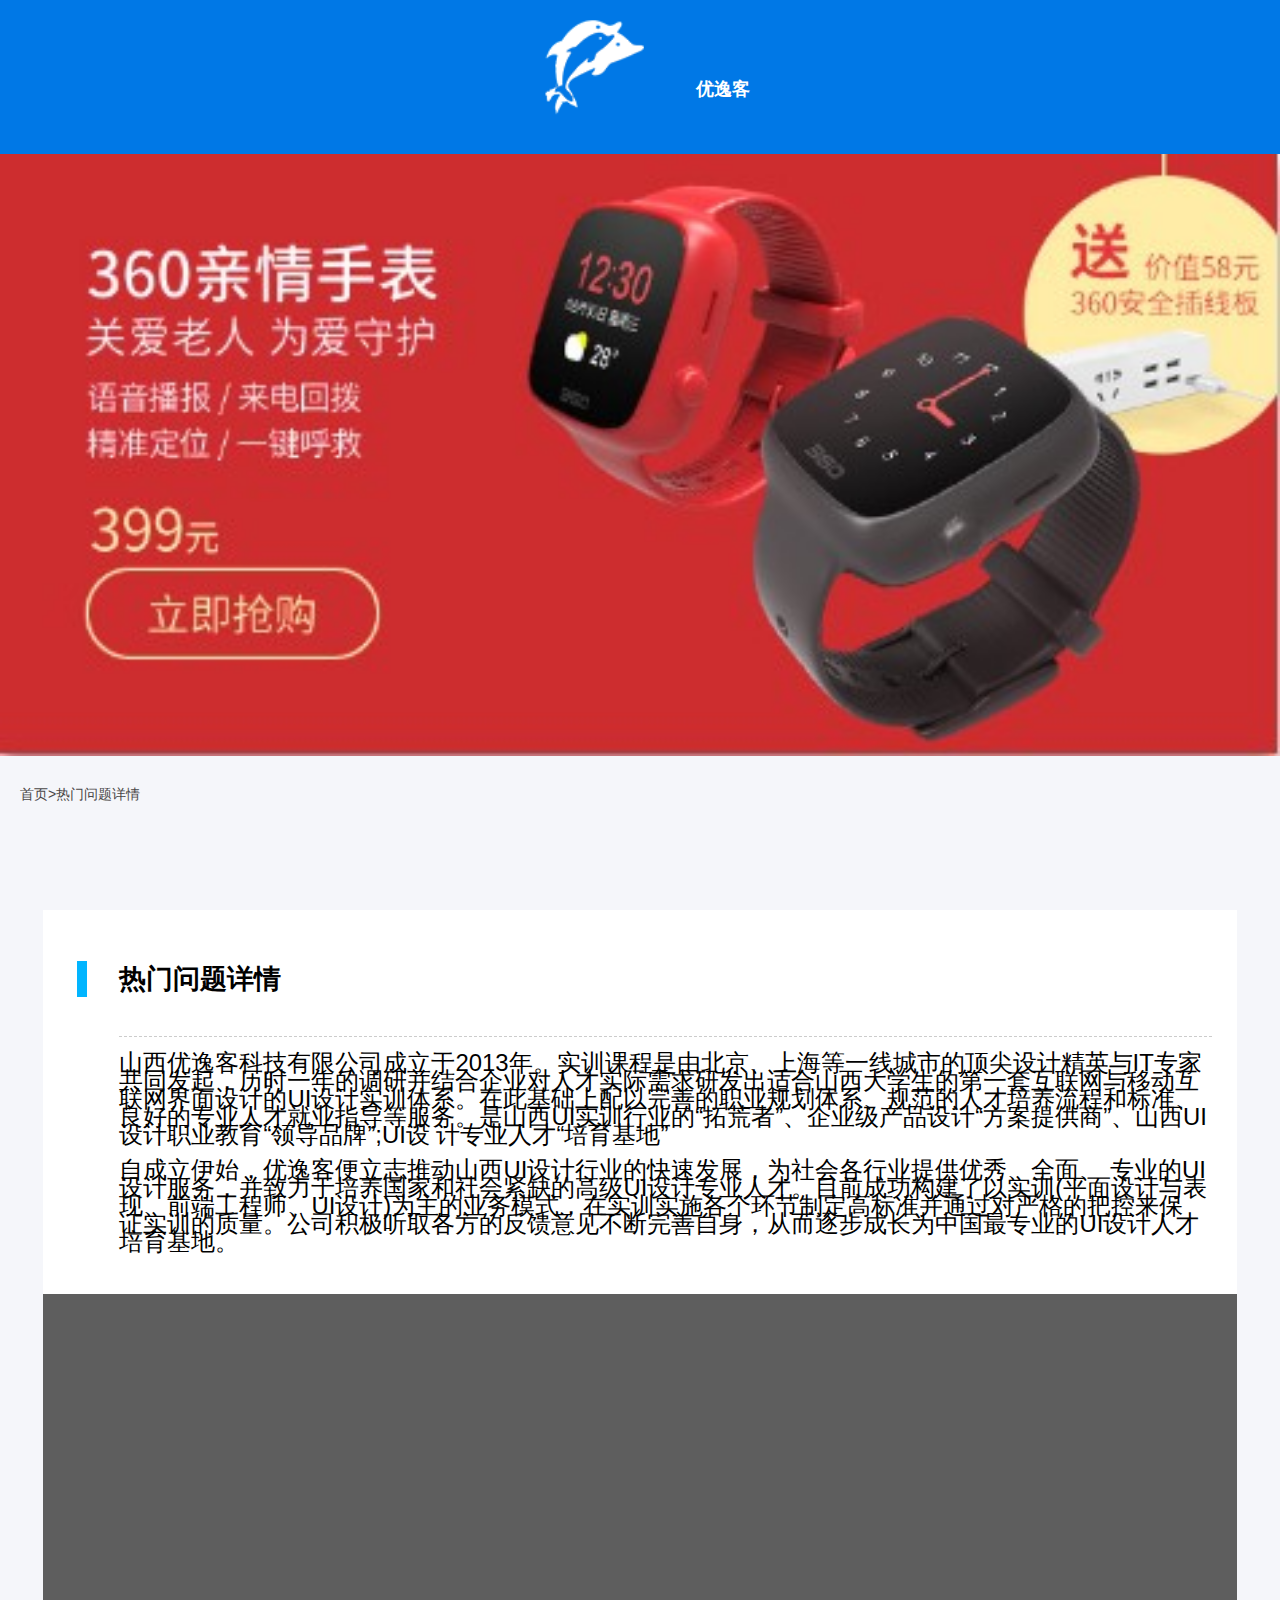
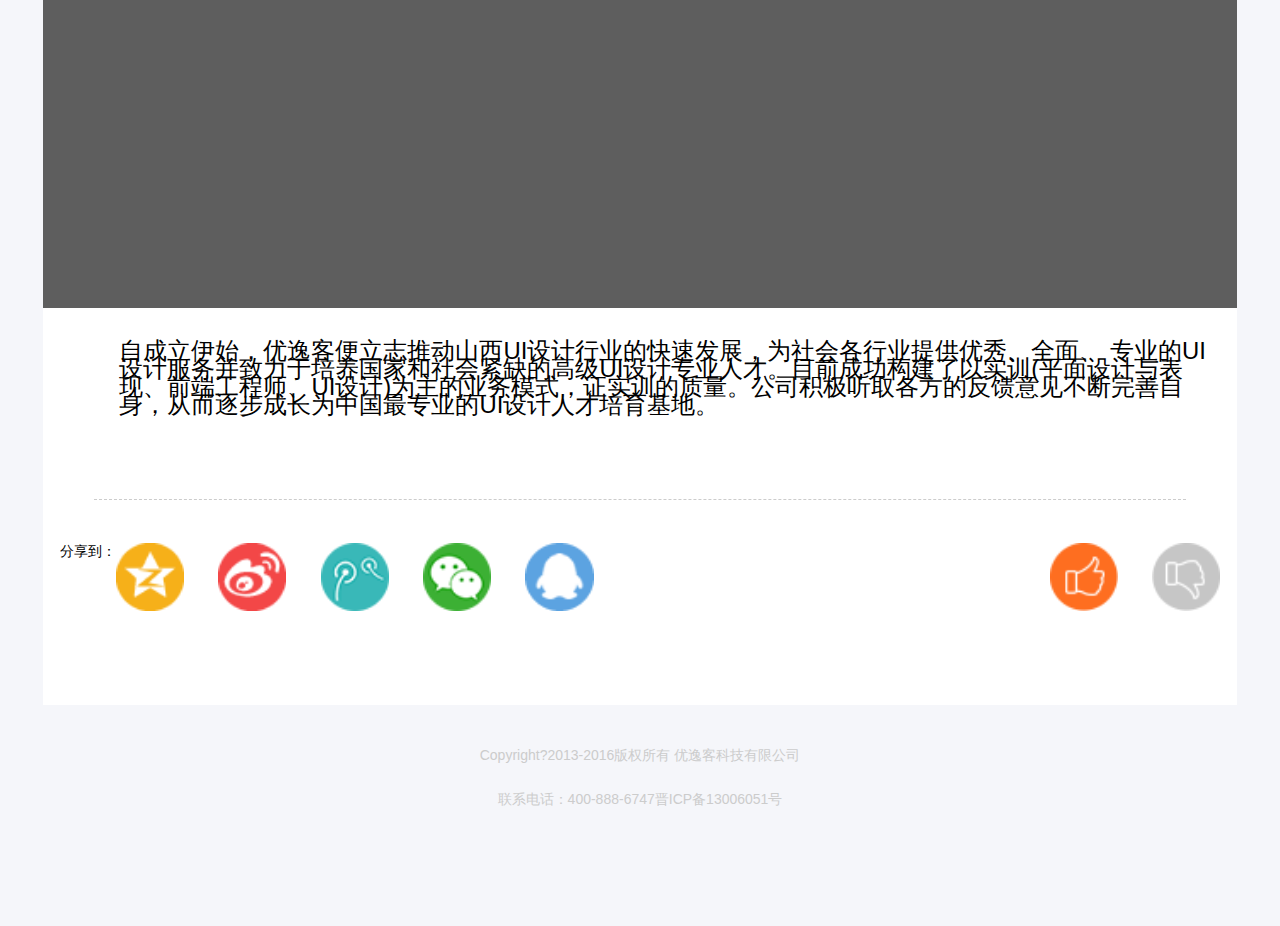
<file: 优逸課/html/rmwtxq.html>
<!doctype html>
<html lang="en">
<head>
    <meta charset="UTF-8">
    <meta name="renderer" content="webkit">
    <meta name="viewport"
          content="width=device-width, user-scalable=no, initial-scale=1.0, maximum-scale=1.0, minimum-scale=1.0">
    <meta http-equiv="X-UA-Compatible" content="ie=edge">
    <title>热门问题详情</title>
    <link rel="stylesheet" href="../css/swiper.min.css">
    <link rel="stylesheet" type="text/css" href="../css/iconfont.css">
    <link rel="stylesheet" href="../css/index.css">
</head>
<body>
<!--头部-->
<header class="header">
    <h4 class="logobox">
        <img src="../images/logo.png" alt="">
        <span>优逸客</span>
    </h4>
</header>
<!--banner-->
<div class="banner">
    <div class="bannerbox">
        <div class="swiper-wrapper">
            <div class="swiper-slide">
                <a href="">
                    <img src="../images/b1.jpg" alt="">
                </a>
            </div>
            <div class="swiper-slide">
                <a href="">
                    <img src="../images/b3.jpg" alt="" >
                </a>
            </div>
            <div class="swiper-slide">
                <a href="">
                    <img src="../images/b4.jpg" alt="">
                </a>
            </div>
            <div class="swiper-slide">
                <a href="">
                    <img src="../images/b5.jpg" alt="">
                </a>
            </div>

        </div>
    </div>
</div>
<!--面包线-->
<div class="GXmian">
    <p class="GXmp">首页></p>
    <p class="GXmp">热门问题详情</p>
</div>
<!--概述-->
<div class="gsbox">
    <div class="gsbgbox">
        <div class="gsBT">
            <div class="lan"></div>
            <p class="gsbttext">热门问题详情</p>
        </div>
        <div class="gsznei">
            <p>山西优逸客科技有限公司成立于2013年。实训课程是由北京、上海等一线城市的顶尖设计精英与IT专家共同发起，历时一年的调研并结合企业对人才实际需求研发出适合山西大学生的第一套互联网与移动互联网界面设计的UI设计实训体系。在此基础上配以完善的职业规划体系、规范的人才培养流程和标准、良好的专业人才就业指导等服务。是山西UI实训行业的“拓荒者”、企业级产品设计“方案提供商”、山西UI设计职业教育“领导品牌”;UI设 计专业人才“培育基地”</p>
            <span></span>
            <p>自成立伊始，优逸客便立志推动山西UI设计行业的快速发展，为社会各行业提供优秀、全面、 专业的UI设计服务，并致力于培养国家和社会紧缺的高级UI设计专业人才。目前成功构建了以实训(平面设计与表现、前端工程师、UI设计)为主的业务模式，在实训实施各个环节制定高标准并通过对严格的把控来保 证实训的质量。公司积极听取各方的反馈意见不断完善自身，从而逐步成长为中国最专业的UI设计人才培育基地。</p>
        </div>
        <div class="video rmvid"></div>
        <div class="gsznei renmenxqp">
            <p>自成立伊始，优逸客便立志推动山西UI设计行业的快速发展，为社会各行业提供优秀、全面、 专业的UI设计服务并致力于培养国家和社会紧缺的高级UI设计专业人才。目前成功构建了以实训(平面设计与表现、前端工程师、UI设计)为主的业务模式，证实训的质量。公司积极听取各方的反馈意见不断完善自身，从而逐步成长为中国最专业的UI设计人才培育基地。</p>
        </div>
        <div class="xuxian"></div>
        <div class="fenxinag rmfxbox">
            <div class="fxleftbox">
                <p class="fenxtext">分享到：</p>
                <a href="" class="fxtbs">
                    <img src="../images/q_03.png" alt="">
                </a>
                <a href="" class="fxtbs">
                    <img src="../images/q_05.png" alt="">
                </a>
                <a href="" class="fxtbs">
                    <img src="../images/q_07.png" alt="">
                </a>
                <a href="" class="fxtbs">
                    <img src="../images/q_09.png" alt="">
                </a>
                <a href="" class="fxtbs">
                    <img src="../images/q_11.png" alt="">
                </a>
            </div>
            <div class="fxrigbox">
                <a href="" class="fxtbrig">
                    <img src="../images/q_15.png" alt="">
                </a>
                <a href="" class="fxtbrig">
                    <img src="../images/q_13.png" alt="">
                </a>
            </div>

        </div>
    </div>

</div>
<!--视频-->

<!--页脚-->
<div class="yejiao">
    <p>Copyright?2013-2016版权所有 优逸客科技有限公司</p>
    <p>联系电话：400-888-6747晋ICP备13006051号</p>
</div>
</body>
</html>
<script src="../js/jquery.js"></script>
<script src="../js/swiper.min.js"></script>
<script src="../js/resize.js"></script>
<script src="../js/index.js"></script>
</file>
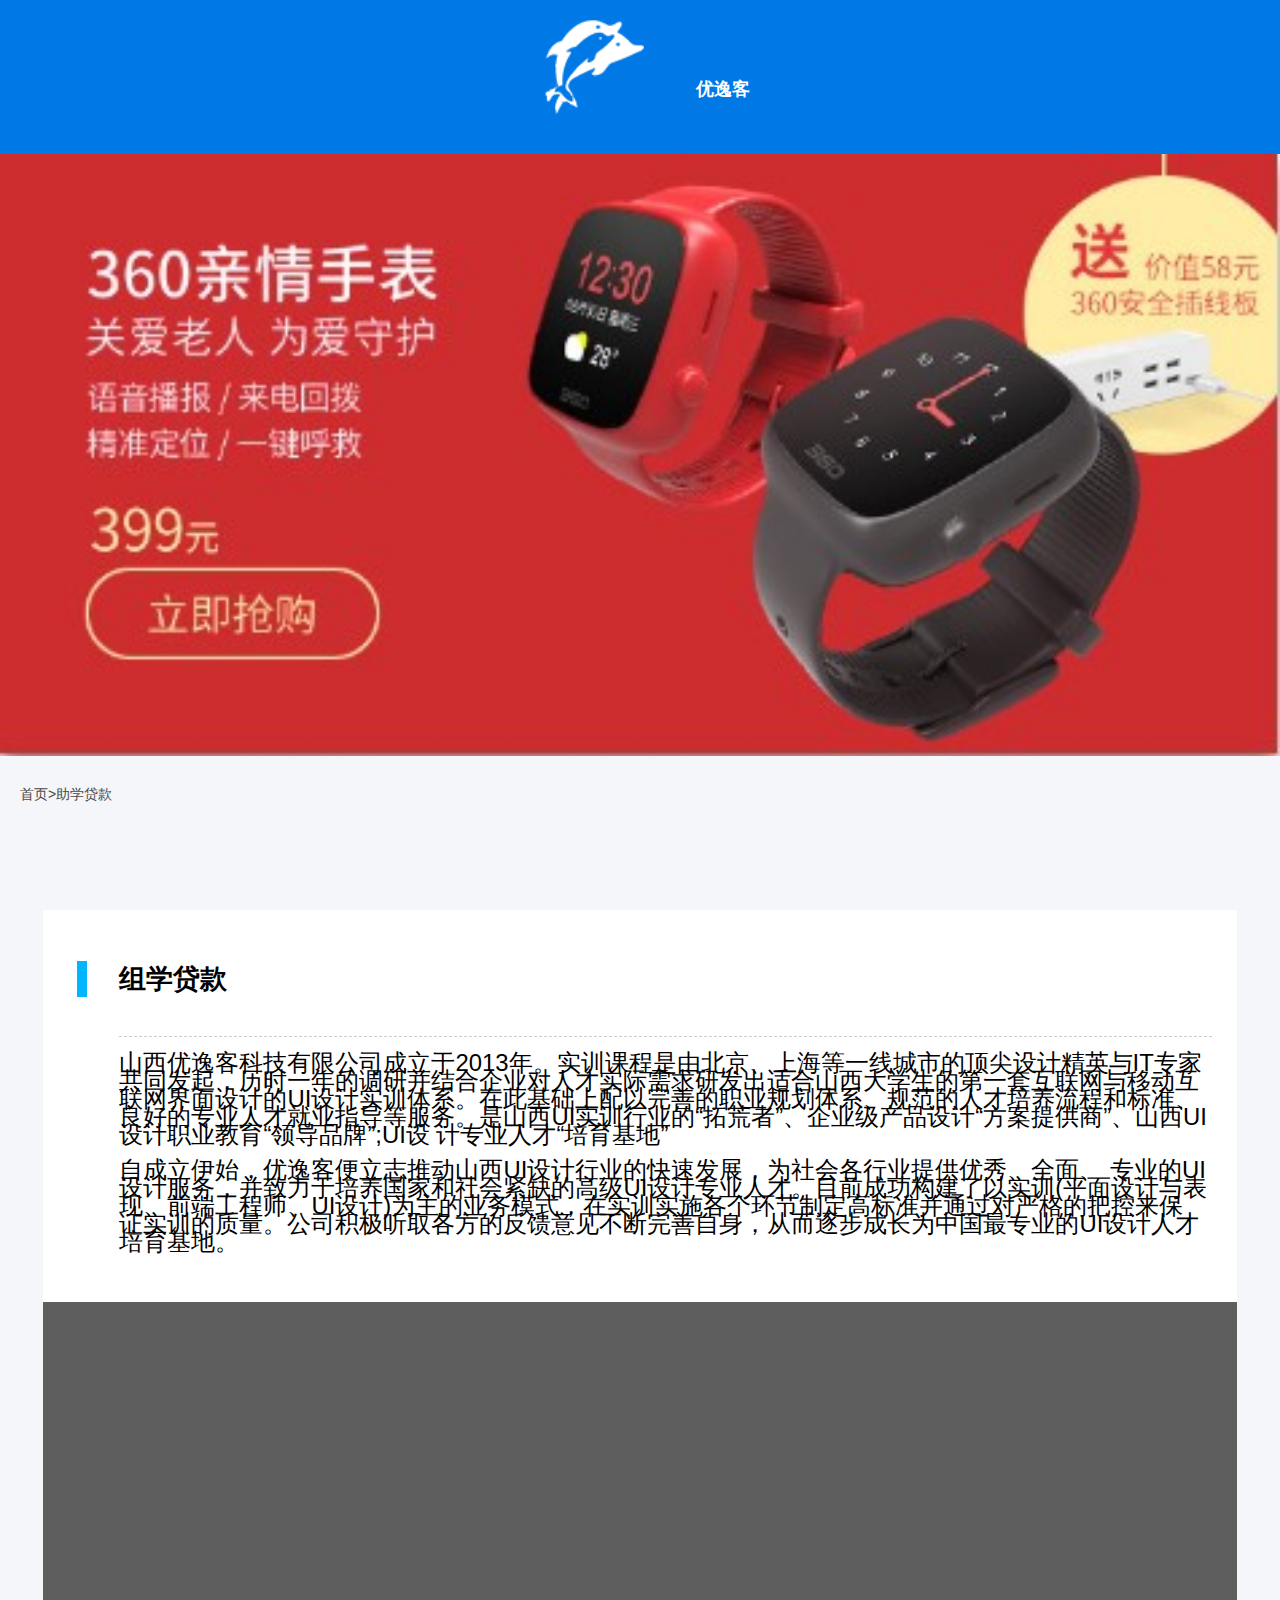
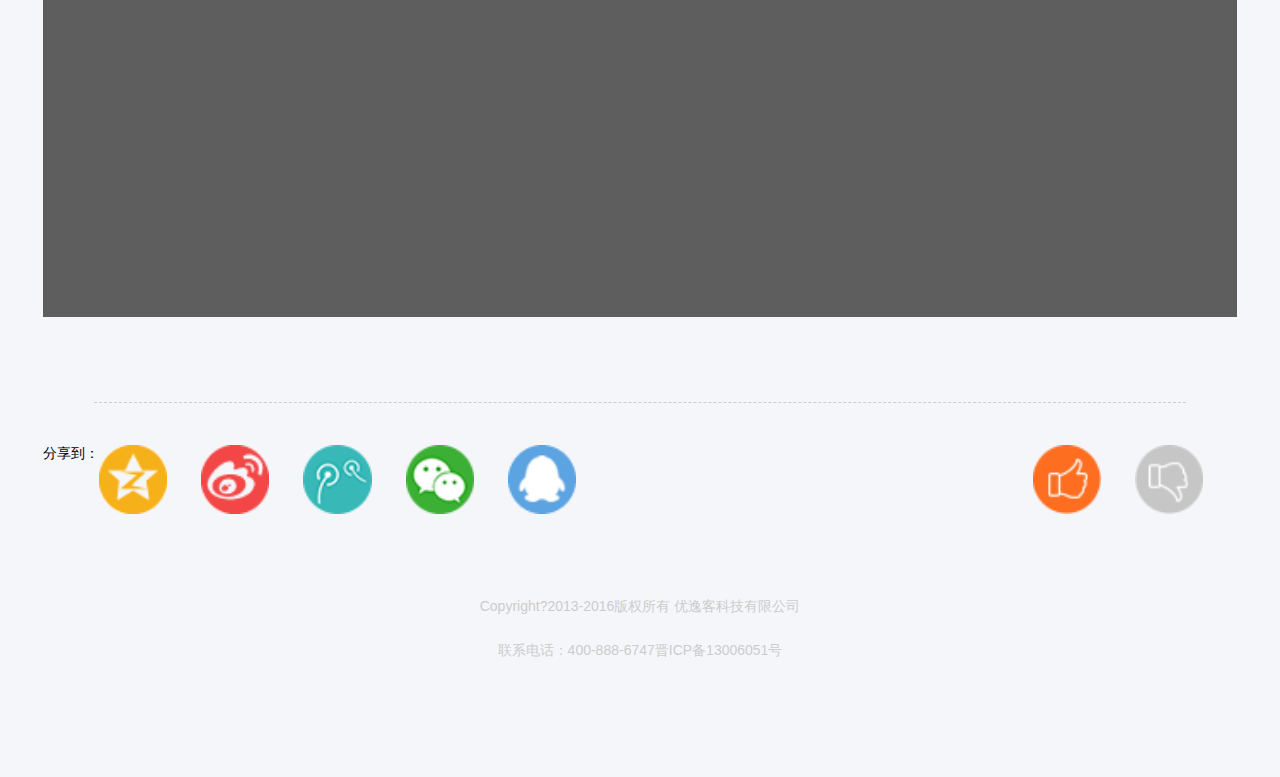
<file: 优逸課/html/zxdk.html>
<!doctype html>
<html lang="en">
<head>
    <meta charset="UTF-8">
    <meta name="renderer" content="webkit">
    <meta name="viewport"
          content="width=device-width, user-scalable=no, initial-scale=1.0, maximum-scale=1.0, minimum-scale=1.0">
    <meta http-equiv="X-UA-Compatible" content="ie=edge">
    <title>组学贷款</title>
    <link rel="stylesheet" href="../css/swiper.min.css">
    <link rel="stylesheet" type="text/css" href="../css/iconfont.css">
    <link rel="stylesheet" href="../css/index.css">

</head>
<body>
<!--头部-->
<header class="header">
    <h4 class="logobox">
        <img src="../images/logo.png" alt="">
        <span>优逸客</span>
    </h4>
</header>
<!--banner-->
<div class="banner">
    <div class="bannerbox">
        <div class="swiper-wrapper">
            <div class="swiper-slide">
                <a href="">
                    <img src="../images/b1.jpg" alt="">
                </a>
            </div>
            <div class="swiper-slide">
                <a href="">
                    <img src="../images/b3.jpg" alt="" >
                </a>
            </div>
            <div class="swiper-slide">
                <a href="">
                    <img src="../images/b4.jpg" alt="">
                </a>
            </div>
            <div class="swiper-slide">
                <a href="">
                    <img src="../images/b5.jpg" alt="">
                </a>
            </div>

        </div>
    </div>
</div>
<!--面包线-->
<div class="GXmian">
    <p class="GXmp">首页></p>
    <p class="GXmp">助学贷款</p>
</div>
<!--概述-->
<div class="gsbox">
    <div class="gsbgbox">
        <div class="gsBT">
            <div class="lan"></div>
            <p class="gsbttext">组学贷款</p>
        </div>
        <div class="gsznei">
            <p>山西优逸客科技有限公司成立于2013年。实训课程是由北京、上海等一线城市的顶尖设计精英与IT专家共同发起，历时一年的调研并结合企业对人才实际需求研发出适合山西大学生的第一套互联网与移动互联网界面设计的UI设计实训体系。在此基础上配以完善的职业规划体系、规范的人才培养流程和标准、良好的专业人才就业指导等服务。是山西UI实训行业的“拓荒者”、企业级产品设计“方案提供商”、山西UI设计职业教育“领导品牌”;UI设 计专业人才“培育基地”</p>
            <span></span>
            <p>自成立伊始，优逸客便立志推动山西UI设计行业的快速发展，为社会各行业提供优秀、全面、 专业的UI设计服务，并致力于培养国家和社会紧缺的高级UI设计专业人才。目前成功构建了以实训(平面设计与表现、前端工程师、UI设计)为主的业务模式，在实训实施各个环节制定高标准并通过对严格的把控来保 证实训的质量。公司积极听取各方的反馈意见不断完善自身，从而逐步成长为中国最专业的UI设计人才培育基地。</p>
        </div>
    </div>
    <div class="video"></div>
    <div class="xuxian"></div>
    <div class="fenxinag">
        <div class="fxleftbox">
            <p class="fenxtext">分享到：</p>
            <a href="" class="fxtbs">
                <img src="../images/q_03.png" alt="">
            </a>
            <a href="" class="fxtbs">
                <img src="../images/q_05.png" alt="">
            </a>
            <a href="" class="fxtbs">
                <img src="../images/q_07.png" alt="">
            </a>
            <a href="" class="fxtbs">
                <img src="../images/q_09.png" alt="">
            </a>
            <a href="" class="fxtbs">
                <img src="../images/q_11.png" alt="">
            </a>
        </div>
        <div class="fxrigbox">
            <a href="" class="fxtbrig">
                <img src="../images/q_15.png" alt="">
            </a>
            <a href="" class="fxtbrig">
                <img src="../images/q_13.png" alt="">
            </a>
        </div>

    </div>
</div>
<!--视频-->

<!--页脚-->
<div class="yejiao">
    <p>Copyright?2013-2016版权所有 优逸客科技有限公司</p>
    <p>联系电话：400-888-6747晋ICP备13006051号</p>
</div>
</body>
</html>
<script src="../js/jquery.js"></script>
<script src="../js/swiper.min.js"></script>
<script src="../js/resize.js"></script>
<script src="../js/index.js"></script>
</file>
<file: 优逸課/css/index.css>
body,ul,li,h1,h2,h3,h4,h5,h6,p,img,span{
    margin: 0;
    padding: 0;
    font-family: Helvetica;
}
a{
    padding: 0;
    margin: 0;
    text-decoration: none;
    -webkit-tap-highlight-color: rgba(0,0,0,0);
}
img{
    padding: 0;
    margin: 0;
    border: none;
}
body{
    background: #F5F6FA;
}
.header{
    width: 7.5rem;
    height: 0.9rem;
    background: #0078E6;
}
.logobox{
    text-align: center;
    /*vertical-align: middle;*/
    line-height: 0.9rem;
}
.logobox img{
    height: 0.74rem;
}
.logobox span{
    font-size: 18px;
    color: #fff;
    /*line-height: 0.9rem;*/
    vertical-align: middle;
    /*line-height: 90px;*/
}

/*banner*/
.banner{
    width: 7.5rem;
    overflow: hidden;
}
.bannerbox {
    /*width: 100%;*/
    width: 7.5rem;
    overflow: hidden;
    /*height: 300px;*/
    /*margin: 20px auto;*/
}
.bannerbox a{
    display: block;
    width: 7.5rem;
    overflow: hidden;
    /*height: 100%;*/
}
.swiper-slide {
    text-align: center;
    font-size: 18px;
    background: #fff;
    /* Center slide text vertically */
    display: -webkit-box;
    display: -ms-flexbox;
    display: -webkit-flex;
    display: flex;
    -webkit-box-pack: center;
    -ms-flex-pack: center;
    -webkit-justify-content: center;
    justify-content: center;
    -webkit-box-align: center;
    -ms-flex-align: center;
    -webkit-align-items: center;
    align-items: center;
}
.swiper-slide a{
    font-size: 0px;

}
.swiper-slide img{
    width: 7.5rem;
}
/*分类*/
.fenbox{
    width: 7.5rem;
    background: #F5F6FA;
    overflow: hidden;
    /*margin-bottom: 0.2rem;*/
    box-sizing: border-box;
    padding-bottom: 0.2rem;
    /*text-align: justify;*/
}

.fenbox figure{
    width: 1.55rem;
    height: auto;
    margin: 0px;
    margin-right: 0.3rem;
    margin-top: 0.2rem;
    float: left;
}
figure:nth-child(4n){
    margin-right: 0px;
}
figure:nth-child(4n-3){
    margin-left: 0.2rem;
}
figure .baoimg{
    display: block;
    width: 1.55rem;
    height: 1.55rem;
    border-radius: 20px;
    overflow: hidden;
    background: #fff;
    box-shadow: 0.5px 3.5px 9.5px 3.5px #E8E8EA;
    box-sizing: border-box;
}
.baoimg img{
    display: block;
    width: 1.08rem;
    margin: 0 auto;
    vertical-align: middle;
    margin-top: 0.2rem;
}
figcaption p{
    font-size: 14px;
    text-align: center;
    margin-top: 0.18rem;
    /*line-height: 0.22rem;*/
}
/*服务体系*/
.fuwubox{
    width: 7.5rem;
    height: auto;
    background: #fff;
}
.futop{
    width: 7.5rem;
    height: 0.6rem;
    border-bottom: 1px solid #cccccc;
    font-size: 14px;
    text-align: center;
    line-height: 0.6rem;
    color: #0276BC;
}
.zhong{
    width: 7.5rem;
    height: 2.19rem;
    border-bottom: 1px solid #cccccc;
}
.bgleft{
    width: 50%;
    height: 100%;
    position: relative;
    /*background: red;*/
    float: left;
}
.bgleft:nth-child(2){
    /*background: greenyellow;*/
    border-left: 1px solid #cccccc;
    box-sizing: border-box;
}
.textbox{
    display: block;
    height: auto;
    width: auto;
    /*background: red;*/
    margin-top: 0.3rem;
    padding-left: 0.15rem;
}
.textone{
    width: auto;
    color: #000000;
    font-size: 14px;
}
.texttwo{
    width: auto;
    font-size: 12px;
    color: #cccccc;
    margin-top: 0.08rem;
}

.textimg{
    display: block;
    width: 1.4rem;
    height: 1.85rem;
    /*background: red;*/
    position: absolute;
    bottom: 0px;
    right: 0.4rem;
}
.textimg img{
    width: 1.4rem;
}
.fubottom{
    width: 7.5rem;
    height: 1.39rem;
    border-bottom: 1px solid #cccccc;
}
.botbox{
    display: block;
    width: 33.333%;
    height: 100%;
    float: left;
    /*background: red;*/
}

.botbox:nth-child(2){
    border-left: 1px solid #cccccc;
    border-right: 1px solid #cccccc;
    box-sizing: border-box;
}
.bgbgbox{
    width: auto;
    height: auto;
    margin-left: 0.1rem;
    margin-top: 0.2rem;
    overflow: hidden;
}
.botimg{
    display: block;
    width: 0.52rem;
    height: 1rem;
    margin-left: 0.1rem;
    margin-top: 0.2rem;
    /*background: red;*/
    float: left;

}
.botimg img{
    width: 0.52rem;
    margin-top: -20px;

}
.bottext{
    display: block;
    width: auto;
    height: 1rem;
    float: left;
    margin-top: 0.5rem;
    margin-left: 0.15rem;
    /*background: yellowgreen;*/
}
.botp1{
    font-size: 14px;
    color: #000;
    margin-top: 0.05rem;
}
.botp2{
    font-size: 12px;
    color: #cccccc;
    margin-top: 0.05rem;
}

/*底部*/
.footer{
    width: 7.5rem;
    height: 0.8rem;
    background: #fff;
    margin-top: 0.22rem;
    margin-bottom: 0.22rem;
}
.footbox{
    display: block;
    width: 33.3333%;
    height: 0.8rem;
    float: left;
    /*background: red;*/
    padding: 0.2rem;
    box-sizing: border-box;
}
.footbox .foonessa{
    display: block;
    width: 0.35rem;
    height: 0.35rem;
    float: left;
    background: url("../images/search.png") no-repeat center center/cover;
}
.footbox .gout{
    font-size: 14px;
    color: #000;
    float: left;
    margin-left: 0.08rem;
    line-height: 0.35rem;
}
.sansone{
    display: block;
    width: 0.35rem;
    height: 0.35rem;
    float: right;
    background: url("../images/feedback.png") no-repeat center center/cover;
    margin-right: 0.08rem;
}
.sanps{
    font-size: 14px;
    color: #000;
    float: right;
    line-height: 0.35rem;

}
.sans{
    float: right;
}
.twoo{
    background: #FF7E00;
    border-radius: 10px;
    box-shadow: 0.5px 0.5px 26.5px 2.5px #FFCEA4;
}
.twoss{
    width: 0.35rem;
    height: 0.35rem;
    float: left;
    background: url("../images/call out.png") no-repeat center center/cover;
}
.twoost{
    font-size: 14px;
    font-weight: bold;
    color: #fff !important;
    line-height: 0.35rem;
    text-align: center;
    margin-left: 0.05rem;
}


/*高薪学员*/
.GXmian{
    width: 7.5rem;
    height: 0.8rem;
    background: #F5F6FA;
    /*background: red;*/
    padding: 30px 20px;
    box-sizing: border-box;
}
.GXmp{
    font-size: 14px;
    color: #494747;
    float: left;
    vertical-align: middle;
}
/*内容列表*/
.GXlb{
    width: 7.5rem;
    height: auto;
    padding: 0px 0.2rem;
    box-sizing: border-box;
}
.GXlbbox{
    width: 100%;
    height: 1.85rem;
    background: #FFF;
    margin-top: 0.1rem;
    padding: 0.2rem;
    box-sizing: border-box;
    /*z-index: 333333333333333333333333333333333333;*/
}
.GXimg{
    display: block;
    width: 30%;
    height: 100%;
    background: #C8C8C8;
    float: left;
}
.GXrig{
    display: block;
    width: 70%;
    height: 100%;
    /*background: #0086b3;*/
    float: left;
    padding-left: 0.3rem;
    box-sizing: border-box;

}
.GXrig .GXRp1{
    float: left;
    margin-top: 0.1rem;
    font-size: 14px;
    color: #000;
    padding-bottom: 0.05rem;
    border-bottom: 1px dashed #5e5e5e;
}
.GXrig .GXRp2{
    float: left;
    font-size: 10px;
    margin-top: 0.222rem;
    margin-left: 0.15rem;
}
.GXRP3{
    display: block;
    font-size: 14px;
    color: #94D43B;
    float: left;
    margin-top: 0.1rem;
}
.GXRP4{
    float: left;
    margin-top: 0.1rem;
    font-size: 14px;
    color: #000;
}

/*GX换页*/
.huan{
    width: 7.5rem;
    height: 0.7rem;
    background: #fff;
    margin-top: 0.1rem;
    padding: 0.2rem 0.35rem;
    box-sizing: border-box;
}
.tuoyuan{
    width: 0.58rem;
    height: 0.25rem;
    border: 1px solid #cccccc;
    border-radius: 20px;
    float: left;
    margin-right: 0.2rem;
}
.neiyuan{
    display: block;
    width: 0.48rem;
    height: 0.20rem;
    border: 1px solid #000;
    margin: 0 auto;
    vertical-align: middle;
    border-radius: 20px;
    margin-top: 0.02rem;
    font-size: 10px;
    text-align: center;
    line-height: 0.2rem;
}
.neiyuan img{
    width: 0.2rem;
}
.smyuan{
    width: 0.30rem;
    height: 0.30rem;
    border-radius: 50%;
    border: 1px dashed #cccccc;
    float: left;
    margin-right: 0.2rem;
    box-sizing: border-box;
}
.yuanshi{
    display: block;
    width: 0.24rem;
    height: 0.24rem;
    border-radius: 50%;
    border: 1px solid #000;
    margin: 0 auto;
    vertical-align: middle;
    margin-top: 0.025rem;
    text-align: center;
    line-height: 0.24rem;
    font-size: 0.14rem;
    color: #000;
}

.htyuan{
    background: #01B5FF;
    border: 1px solid #fff;
    color: #fff;
}
.GXdian{
    width: 0.30rem;
    height: 0.30rem;
    float: left;
    margin-right: 0.2rem;
    color: #000;
    text-align: center;
    line-height: 15px;
    font-size: 0.12rem;
}
.tiaoz{
    /*width: 1.35rem;*/
    height: 0.3rem;
    float: left;margin-left: 0.1rem;
    /*background: red;*/
    overflow: hidden;


}
.tiaoz p{
    font-size: 10px;
    color: #000;
    float: left;
}

.xtuoyuan{
    width: 0.4rem;
    height: 0.25rem;
    border: 1px solid #cccccc;
    border-radius: 20px;
    box-sizing: border-box;
    float: left;
}
.xneiyuan{
    display: block;
    width: 0.3rem;
    height: 0.15rem;
    border: 1px solid #000;
    margin: 0 auto;
    vertical-align: middle;
    border-radius: 20px;
    margin-top: 0.025rem;
}
/*页脚*/
.yejiao{
    width: 7.5rem;
    height: 0.9rem;
    padding: 25px 0px;
}
.yejiao p{
    font-size: 14px;
    color: #cccccc;
    margin: 0 auto;
    text-align: center;
}
.yejiao p:nth-child(2){
    margin-top: 0.15rem;
}









/*关于我们*/
.gsbox{
    width: 7.5rem;
    height: auto;
    padding: 0.1rem 0.25rem;
    box-sizing: border-box;

}
.gsbgbox{
    width: 7rem;
    height: auto;
    background: #fff;
    padding: 0.3rem 0.2rem;
    box-sizing: border-box;
}
.gsBT{
    width: 100%;
    height: 0.44rem;
    box-sizing: border-box;


}
.lan{
    width: 0.06rem;
    height: 0.21rem;
    background: #01B5FF;
    margin-right: 0.19rem;
    float: left;
}
.gsbttext{

    float: left;
    font-size: 0.16rem;
    font-weight: bold;
}
.gsznei{
    width: 6.4rem;
    /*margin-top: 0.15rem;*/
    border-top: 1px dashed #cccccc;
    margin-left: 0.25rem;
    background: #fff;
}
.gsznei p{
    font-size: 0.14rem;
    line-height:18px;
    margin-top: 0.1rem;
}
.gswhbox{
    width: 5.45rem;
    height: 1.35rem;
    margin-left: 0.35rem;
    /*background: royalblue;*/
    margin-top: 0.45rem;
    margin-bottom: 0.35rem;
}
.whimg{
    display: block;
    width: 33.33%;
    height: 100%;;
    /*background: red;*/
    float: left;
}
.whimg a{
    display: block;
    width: 1.33rem;
    height: 1.33rem;
    margin: 0 auto;
}
.whimg a img{
    width: 1.33rem;
}
/*报名*/
.baoming{
    display: block;
    width: 1.71rem;
    height: 1.71rem;
    margin: 0.25rem auto;
}
.baoming img{
    width: 1.71rem;
}






/*金牌师资                   */
.container{
    width: 7.5rem;
    height: auto;
    padding: 0.2rem 0.25rem;
    box-sizing: border-box;
}
.JPnav{
    width: 7.0rem;
    height: 0.9rem;
    /*background: #01B5FF;*/
    border: 2px solid #01B5FF;
    box-sizing: border-box;
    border-radius: 5px;
    position: relative;
}
.nav{
    display: block;
    width: 33.33%;
    height: 100%;
    border-radius: 3px;
    /*font-size: 0.14rem;*/
    font-size: 14px;
    color: #000;
    text-align: center;
    line-height:40px;
    float: left;
    position: relative;
}
.navhot{
    background: #01B5FF;
    color: #fff;
}
.sanjiao{
    /*background: #01B5FF;*/
    position: absolute;
    bottom: -20px;
    left: 50%;
    margin-left: -10px;
    width:0;
    height:0;
    border-top:0.2rem solid #01B5FF;
    border-left:0.2rem solid transparent;
    border-bottom:0.2rem solid transparent;
    border-right:0.2rem solid transparent;
}
.jpjs{
    width: 7rem;
    height: auto;
    padding: 0.2rem;
    background: #fff;
    box-sizing: border-box;
    margin-top: 0.2rem;
    overflow: hidden;
}
.jpleft{
    width: 40%;
    float: left;
}
.jpimg{
    display: block;
    width: 2.32rem;
    height: 2.32rem;
    /*background: red;*/
    border-radius: 15px;
    overflow: hidden;
}
.jpimg img{
    width: 2.32rem;
}
.jpright{
    width: 60%;
    padding: 0.15rem 0rem;
    box-sizing: border-box;
    /*background: indianred;*/
    float: left;
}
.jprtbox{
    overflow: hidden;
}
.jprt{
    width: 1.74rem;
    height: 0.39rem;
    border-bottom: 1px dashed #ccc;
    float: left;
}
.jprt p{
    /*width: 1.74rem;*/
    height:100%;
    font-size: 14px;
    color: #000;

}
.jplt{
    display: block;
    float: right;
    font-size: 14px;
    color: orangered;
}
.jpjsjj{
    font-size: 14px;
    color: #01B5FF;
    margin-top: 5px;
    /*float: left;*/
}
.jppbox{
    width: 3rem;
    margin-top: 0.3rem;

}
.jppbox p{
    font-size: 14px;
    text-overflow: ellipsis;
    overflow: hidden;
    display: -webkit-box;
    -webkit-box-orient: vertical;
    -webkit-line-clamp:3;
}
.jpjsxqimg{
    width: 40%;
    margin-right: 10%;
    float: left;
}
.jpjsxqimg a{
    display: block;
    width: 2.8rem;
    height: 2.8rem;
    /*background: red;*/
    margin-top: 0.3rem;
    border-radius: 15px;
    overflow: hidden;
}
.jpjsxqbox{
    overflow: hidden;
}
.jpjsxqimg a img{
    width: 2.8rem;
}
.jpjsxqtex{
    width: 50%;
    float: left;
}
.jsjs{
    width: 100%;
    height: auto;
    margin-top: 0.5rem;
    overflow: hidden;
}
.jpjsxqp{
    font-size: 16px;
    font-weight: bold;
    float: left;
}
.jpjsxqxj{
    font-size: 14px;
    color: #0086b3;
    float: left;
    margin-top:0.05rem ;
    margin-left: 0.1rem;
}
.jpjsxqjn{
    width: 100%;
    height: auto;
    font-size: 14px;
    margin-top: 0.50rem;
    overflow: hidden;
}
.jpzy{
    display: block;
    width: auto;
    height: 100%;
    font-size:14px;
    color: #000;
    float: left;
    font-weight: bold;
}
.jpjsxl{
    display: block;
    width: 1.7rem;
    float: left;
    font-size: 14px;
}
.jpss{
    margin-top: 0.1rem;
}


/*媒体图文*/
.mtbox{
    width: 7.5rem;
    height: auto;
    padding: 0.2rem 0.25rem;
    box-sizing: border-box;
    background: #fff;
    margin-bottom: 0.05rem;
}
.mttwbox{
    width: 7rem;
    /*height: 100px;*/
    /*background: #fff;*/
    box-sizing: border-box;

}
.mtbtp{
    width: 2.9rem;
    font-size: 16px;
    color: #000;
    text-overflow: ellipsis;
    overflow: hidden;
    white-space: nowrap;
    margin-bottom: 0.2rem;
}
.mttwbeb{
    width: 7rem;
    height: auto;
    padding: 0.2rem 0rem;
    overflow: hidden;
}
.mttwimg{
    display: block;
    width: 30%;
    margin-right: 5%;
    height: 1.59rem;
    float: left;
    /*background: red;*/
}
.mttwimg img{
    width: 100%;
}
.mttwbeb p{


}
.mttrpp{
    width: 65%;
    font-size: 14px;
    float: left;
}
.mtdjl{
    width: 7rem;
    padding: 0.2rem 0rem;
    border-top: 1px solid #cccccc;
    border-bottom: 1px solid #cccccc;
    overflow: hidden;
}
.mtdjnr{
    width: 33.33333%;
    float: left;
    font-size: 14px;
    color: #cccccc;
}
.video{
    width: 7rem;
    height: 3.6rem;
    background: #5e5e5e;
}
.xuxian{
    width: 6.4rem;
    border-top: 1px dashed #cccccc;
    margin: 0 auto;
    margin-top: 0.5rem;
}
.fenxinag{
    width: 7rem;
    padding: 0.25rem 0rem;
    overflow: hidden;
}
.fenxtext{
    font-size: 14px;
    float: left;
}
.fxtbs{
    display: block;
    /*width: 0.4rem;*/
    height: 0.4rem;
    /*background: teal;*/
    float: left;
    margin-right: 0.2rem;
    /*box-sizing: border-box;*/
}
.fxtbs img{
    display: block;
    width: 0.4rem;
    height: 0.4rem;
}
.fxtbrig img{
    display: block;
    width: 0.4rem;
}
.fxtb:nth-child(6){
    margin-right: 0px;
}
.fxleftbox{
    width: 70%;
    float: left;
    overflow: hidden;
    box-sizing: border-box;
}
.fxrigbox{
    width: 30%;
    overflow: hidden;
    float: left;
    box-sizing: border-box;
}
.fxtbrig{
    display: block;
    width: 0.4rem;
    height: 0.4rem;
    /*background: teal;*/
    float: right;
    margin-right: 0.2rem;
    box-sizing: border-box;
}

/*热门*/
.rmbt{
    /*font-size: 14px;*/
    font-weight: normal;
    /*text-overflow: ellipsis;*/
    /*overflow: hidden;*/
    /*white-space: normal;*/
    /*margin-left: 0.4rem;*/
    /*float: left;*/
}
/*.rmlan{*/
    /**/
    /*float: left;*/
/*}*/
.rmjh{
    width: 100%;
    /*height: auto;*/
    /*height: 200px;*/
    /*background: red;*/
    overflow: hidden;
    margin-top: 0.2rem;
}
.reimg{
    width: 0.17rem;
    float: left;
}
.reimg img{
    display: block;
    width: 0.17rem;
}
.rmtext{
    width: 6rem;
    /*height: 1.42rem;*/
    float: left;
    margin-left: 0.1rem;
}
.rmtext p{
    font-size: 14px;

}
.redjzk{
    width: 6.4rem;
    padding: 0.2rem 0rem;
    float: left;
    border-bottom: 1px dashed #cccccc;
}
.rmdja{
    display: block;
    /*margin: 0 auto;*/
    color: orangered;
    font-size: 14px;
    text-align: center;
}
.rmsbox{
    padding: 0rem 0.25rem;
}

/*................................*/
.rmvid{
    margin-top: 0.25rem;
   margin-left: -0.2rem;
}
.rmfxbox{
    margin-left: -0.1rem;
}
.renmenxqp{
    border-top: none;
    margin-top: 0.2rem;
}
/*关于我们前端*/
.tiyan{
    width: 7.5rem;
    height: auto;
    background: #fff;
    overflow: hidden;
}
.tyimg{
    display: block;
    width: 25%;
    height: 100%;
    float: left;
    padding: 0.25rem 0rem;
}
.tyimg img{
    display: block;
    margin: 0 auto;
    width: 1.22rem;
}
.tyimg p{
    font-size: 16px;
    text-align: center;
    color: #000;
    margin-top: 0.2rem;
}
.plp{
    color: #01B5FF;
    font-weight: bold;
}
.gsznei img{
    width: 100%;
}
.jyfx{
    margin-top: 0.2rem;
    overflow: hidden;
    /*float: left;*/
}
.jyimg{
    display: block;
    width: 10%;
    float: left;
    margin-right: 5%;
    margin-top: 0.05rem;
}
.jyimg img{
    display: block;
    width: 0.52rem;
}
.jytext{
    display: block;
    width: 85%;
    float: left;
}
.jytext .jyp1{
    display: block;
    font-size: 0.14rem;
    color: #01B5FF;
    padding: 0;
    margin: 0;
}
.jytext .jyp2{
    display: block;
    font-size: 0.12rem;
    color: #000;
    padding: 0;
    margin: 0;
}
.jyfxbox{
    /*padding: 0;*/
    /*height: 0.8rem;*/
}
.jybg{
    /*overflow: hidden;*/
}
.xzeg{
    width: 100%;
    height: auto;
    overflow: hidden;
    /*background: red;*/
}
.xztd{
    width: 100%;
    padding: 0.20rem 0.3rem;
    box-sizing: border-box;
    overflow: hidden;

}
.xztdle{
    width: 20%;
    font-size: 0.16rem;
    color: #000;
    float: left;
    text-align: center;
}
.xztdrig{
    width: 60%;
    font-size: 0.16rem;
    color: #000;
    float: left;
    text-align: center;
}
.xztr{
    width: 100%;
    position: relative;
    overflow: hidden;
    /*padding: 0.15rem 0rem;*/
}
.dwy{
    /*width: 0.21rem;*/
    /*height: 0.21rem;*/
    position: absolute;
    left: 0px;
    top: 7px;
    z-index: 99999999999999999999999999999999999999999;
}
.dwy img{
    display: block;
    width: 0.21rem;
}
.xztr1{
    width: 20%;
    font-size: 0.16rem;
    color: #545350;
    float: left;
    text-align: center;
}
.xztr2{
    width: 20%;
    font-size: 0.16rem;
    color: #FFA201;
    float: left;
    text-align: center;
}
.xztr3{
    width: 60%;
    font-size: 0.16rem;
    color: #545350;
    float: left;
    text-align: center;
}
.xztrbbox{
    width: auto;
    height: auto;
    position: relative;
    /*margin-left: 0.1rem;*/
    /*border-left: 1px dashed #01B5FF;*/
}
.xzxianx{
    position: absolute;
    left: 4px;
    width:0px;
    height: 100%;
    border-left: 1px dashed #01B5FF;
}
.qiuqiu{
    width: auto;
    height: auto;
}
</file>
<file: 优逸課/font_f5yi0zrh6cb1q0k9/iconfont.css>
@font-face {font-family: "iconfont";
  src: url('iconfont.eot?t=1484665636460'); /* IE9*/
  src: url('iconfont.eot?t=1484665636460#iefix') format('embedded-opentype'), /* IE6-IE8 */
  url('iconfont.woff?t=1484665636460') format('woff'), /* chrome, firefox */
  url('iconfont.ttf?t=1484665636460') format('truetype'), /* chrome, firefox, opera, Safari, Android, iOS 4.2+*/
  url('iconfont.svg?t=1484665636460#iconfont') format('svg'); /* iOS 4.1- */
}

.iconfont {
  font-family:"iconfont" !important;
  font-size:16px;
  font-style:normal;
  -webkit-font-smoothing: antialiased;
  -moz-osx-font-smoothing: grayscale;
}

.icon-yinliangxiao:before { content: "\f00af"; }

.icon-yinliangda:before { content: "\f00b1"; }

.icon-fenlei:before { content: "\e696"; }

.icon-gouwuche:before { content: "\e653"; }

.icon-wode:before { content: "\e609"; }

.icon-fullscreen:before { content: "\e64b"; }

.icon-riqiicon:before { content: "\e637"; }

.icon-shoucangdianji:before { content: "\e6a3"; }

.icon-fenxiang:before { content: "\e664"; }

.icon-wode1:before { content: "\e60c"; }

.icon-xuanzeriqi:before { content: "\e686"; }

.icon-bofang:before { content: "\e60a"; }

.icon-jingyin:before { content: "\e6cb"; }

.icon-previous-long-arrow:before { content: "\e6f8"; }

.icon-shouyeshouye:before { content: "\e600"; }

.icon-zanting:before { content: "\e604"; }

.icon-anjihuoriqifenxi:before { content: "\e706"; }

.icon-zanting1:before { content: "\e606"; }

.icon-bofang1:before { content: "\e62a"; }

.icon-zanting2:before { content: "\e643"; }

.icon-yinliangzhong:before { content: "\e501"; }
</file>
<file: 优逸課/css/iconfont.css>
@font-face {font-family: "iconfont";
  src: url('iconfont.eot?t=1484665636460'); /* IE9*/
  src: url('iconfont.eot?t=1484665636460#iefix') format('embedded-opentype'), /* IE6-IE8 */
  url('iconfont.woff?t=1484665636460') format('woff'), /* chrome, firefox */
  url('iconfont.ttf?t=1484665636460') format('truetype'), /* chrome, firefox, opera, Safari, Android, iOS 4.2+*/
  url('iconfont.svg?t=1484665636460#iconfont') format('svg'); /* iOS 4.1- */
}

.iconfont {
  font-family:"iconfont" !important;
  font-size:16px;
  font-style:normal;
  -webkit-font-smoothing: antialiased;
  -moz-osx-font-smoothing: grayscale;
}

.icon-yinliangxiao:before { content: "\f00af"; }

.icon-yinliangda:before { content: "\f00b1"; }

.icon-fenlei:before { content: "\e696"; }

.icon-gouwuche:before { content: "\e653"; }

.icon-wode:before { content: "\e609"; }

.icon-fullscreen:before { content: "\e64b"; }

.icon-riqiicon:before { content: "\e637"; }

.icon-shoucangdianji:before { content: "\e6a3"; }

.icon-fenxiang:before { content: "\e664"; }

.icon-wode1:before { content: "\e60c"; }

.icon-xuanzeriqi:before { content: "\e686"; }

.icon-bofang:before { content: "\e60a"; }

.icon-jingyin:before { content: "\e6cb"; }

.icon-previous-long-arrow:before { content: "\e6f8"; }

.icon-shouyeshouye:before { content: "\e600"; }

.icon-zanting:before { content: "\e604"; }

.icon-anjihuoriqifenxi:before { content: "\e706"; }

.icon-zanting1:before { content: "\e606"; }

.icon-bofang1:before { content: "\e62a"; }

.icon-zanting2:before { content: "\e643"; }

.icon-yinliangzhong:before { content: "\e501"; }
</file>
<file: 优逸課/font_f5yi0zrh6cb1q0k9/demo.css>
*{margin: 0;padding: 0;list-style: none;}
/*
KISSY CSS Reset
理念：1. reset 的目的不是清除浏览器的默认样式，这仅是部分工作。清除和重置是紧密不可分的。
2. reset 的目的不是让默认样式在所有浏览器下一致，而是减少默认样式有可能带来的问题。
3. reset 期望提供一套普适通用的基础样式。但没有银弹，推荐根据具体需求，裁剪和修改后再使用。
特色：1. 适应中文；2. 基于最新主流浏览器。
维护：玉伯<lifesinger@gmail.com>, 正淳<ragecarrier@gmail.com>
 */

/** 清除内外边距 **/
body, h1, h2, h3, h4, h5, h6, hr, p, blockquote, /* structural elements 结构元素 */
dl, dt, dd, ul, ol, li, /* list elements 列表元素 */
pre, /* text formatting elements 文本格式元素 */
form, fieldset, legend, button, input, textarea, /* form elements 表单元素 */
th, td /* table elements 表格元素 */ {
  margin: 0;
  padding: 0;
}

/** 设置默认字体 **/
body,
button, input, select, textarea /* for ie */ {
  font: 12px/1.5 tahoma, arial, \5b8b\4f53, sans-serif;
}
h1, h2, h3, h4, h5, h6 { font-size: 100%; }
address, cite, dfn, em, var { font-style: normal; } /* 将斜体扶正 */
code, kbd, pre, samp { font-family: courier new, courier, monospace; } /* 统一等宽字体 */
small { font-size: 12px; } /* 小于 12px 的中文很难阅读，让 small 正常化 */

/** 重置列表元素 **/
ul, ol { list-style: none; }

/** 重置文本格式元素 **/
a { text-decoration: none; }
a:hover { text-decoration: underline; }


/** 重置表单元素 **/
legend { color: #000; } /* for ie6 */
fieldset, img { border: 0; } /* img 搭车：让链接里的 img 无边框 */
button, input, select, textarea { font-size: 100%; } /* 使得表单元素在 ie 下能继承字体大小 */
/* 注：optgroup 无法扶正 */

/** 重置表格元素 **/
table { border-collapse: collapse; border-spacing: 0; }

/* 清除浮动 */
.ks-clear:after, .clear:after {
  content: '\20';
  display: block;
  height: 0;
  clear: both;
}
.ks-clear, .clear {
  *zoom: 1;
}

.main {
  padding: 30px 100px;
width: 960px;
margin: 0 auto;
}
.main h1{font-size:36px; color:#333; text-align:left;margin-bottom:30px; border-bottom: 1px solid #eee;}

.helps{margin-top:40px;}
.helps pre{
  padding:20px;
  margin:10px 0;
  border:solid 1px #e7e1cd;
  background-color: #fffdef;
  overflow: auto;
}

.icon_lists{
  width: 100% !important;

}

.icon_lists li{
  float:left;
  width: 100px;
  height:180px;
  text-align: center;
  list-style: none !important;
}
.icon_lists .icon{
  font-size: 42px;
  line-height: 100px;
  margin: 10px 0;
  color:#333;
  -webkit-transition: font-size 0.25s ease-out 0s;
  -moz-transition: font-size 0.25s ease-out 0s;
  transition: font-size 0.25s ease-out 0s;

}
.icon_lists .icon:hover{
  font-size: 100px;
}



.markdown {
  color: #666;
  font-size: 14px;
  line-height: 1.8;
}

.highlight {
  line-height: 1.5;
}

.markdown img {
  vertical-align: middle;
  max-width: 100%;
}

.markdown h1 {
  color: #404040;
  font-weight: 500;
  line-height: 40px;
  margin-bottom: 24px;
}

.markdown h2,
.markdown h3,
.markdown h4,
.markdown h5,
.markdown h6 {
  color: #404040;
  margin: 1.6em 0 0.6em 0;
  font-weight: 500;
  clear: both;
}

.markdown h1 {
  font-size: 28px;
}

.markdown h2 {
  font-size: 22px;
}

.markdown h3 {
  font-size: 16px;
}

.markdown h4 {
  font-size: 14px;
}

.markdown h5 {
  font-size: 12px;
}

.markdown h6 {
  font-size: 12px;
}

.markdown hr {
  height: 1px;
  border: 0;
  background: #e9e9e9;
  margin: 16px 0;
  clear: both;
}

.markdown p,
.markdown pre {
  margin: 1em 0;
}

.markdown > p,
.markdown > blockquote,
.markdown > .highlight,
.markdown > ol,
.markdown > ul {
  width: 80%;
}

.markdown ul > li {
  list-style: circle;
}

.markdown > ul li,
.markdown blockquote ul > li {
  margin-left: 20px;
  padding-left: 4px;
}

.markdown > ul li p,
.markdown > ol li p {
  margin: 0.6em 0;
}

.markdown ol > li {
  list-style: decimal;
}

.markdown > ol li,
.markdown blockquote ol > li {
  margin-left: 20px;
  padding-left: 4px;
}

.markdown code {
  margin: 0 3px;
  padding: 0 5px;
  background: #eee;
  border-radius: 3px;
}

.markdown pre {
  border-radius: 6px;
  background: #f7f7f7;
  padding: 20px;
}

.markdown pre code {
  border: none;
  background: #f7f7f7;
  margin: 0;
}

.markdown strong,
.markdown b {
  font-weight: 600;
}

.markdown > table {
  border-collapse: collapse;
  border-spacing: 0px;
  empty-cells: show;
  border: 1px solid #e9e9e9;
  width: 95%;
  margin-bottom: 24px;
}

.markdown > table th {
  white-space: nowrap;
  color: #333;
  font-weight: 600;

}

.markdown > table th,
.markdown > table td {
  border: 1px solid #e9e9e9;
  padding: 8px 16px;
  text-align: left;
}

.markdown > table th {
  background: #F7F7F7;
}

.markdown blockquote {
  font-size: 90%;
  color: #999;
  border-left: 4px solid #e9e9e9;
  padding-left: 0.8em;
  margin: 1em 0;
  font-style: italic;
}

.markdown blockquote p {
  margin: 0;
}

.markdown .anchor {
  opacity: 0;
  transition: opacity 0.3s ease;
  margin-left: 8px;
}

.markdown .waiting {
  color: #ccc;
}

.markdown h1:hover .anchor,
.markdown h2:hover .anchor,
.markdown h3:hover .anchor,
.markdown h4:hover .anchor,
.markdown h5:hover .anchor,
.markdown h6:hover .anchor {
  opacity: 1;
  display: inline-block;
}

.markdown > br,
.markdown > p > br {
  clear: both;
}


.hljs {
  display: block;
  background: white;
  padding: 0.5em;
  color: #333333;
  overflow-x: auto;
}

.hljs-comment,
.hljs-meta {
  color: #969896;
}

.hljs-string,
.hljs-variable,
.hljs-template-variable,
.hljs-strong,
.hljs-emphasis,
.hljs-quote {
  color: #df5000;
}

.hljs-keyword,
.hljs-selector-tag,
.hljs-type {
  color: #a71d5d;
}

.hljs-literal,
.hljs-symbol,
.hljs-bullet,
.hljs-attribute {
  color: #0086b3;
}

.hljs-section,
.hljs-name {
  color: #63a35c;
}

.hljs-tag {
  color: #333333;
}

.hljs-title,
.hljs-attr,
.hljs-selector-id,
.hljs-selector-class,
.hljs-selector-attr,
.hljs-selector-pseudo {
  color: #795da3;
}

.hljs-addition {
  color: #55a532;
  background-color: #eaffea;
}

.hljs-deletion {
  color: #bd2c00;
  background-color: #ffecec;
}

.hljs-link {
  text-decoration: underline;
}

pre{
  background: #fff;
}
</file>
